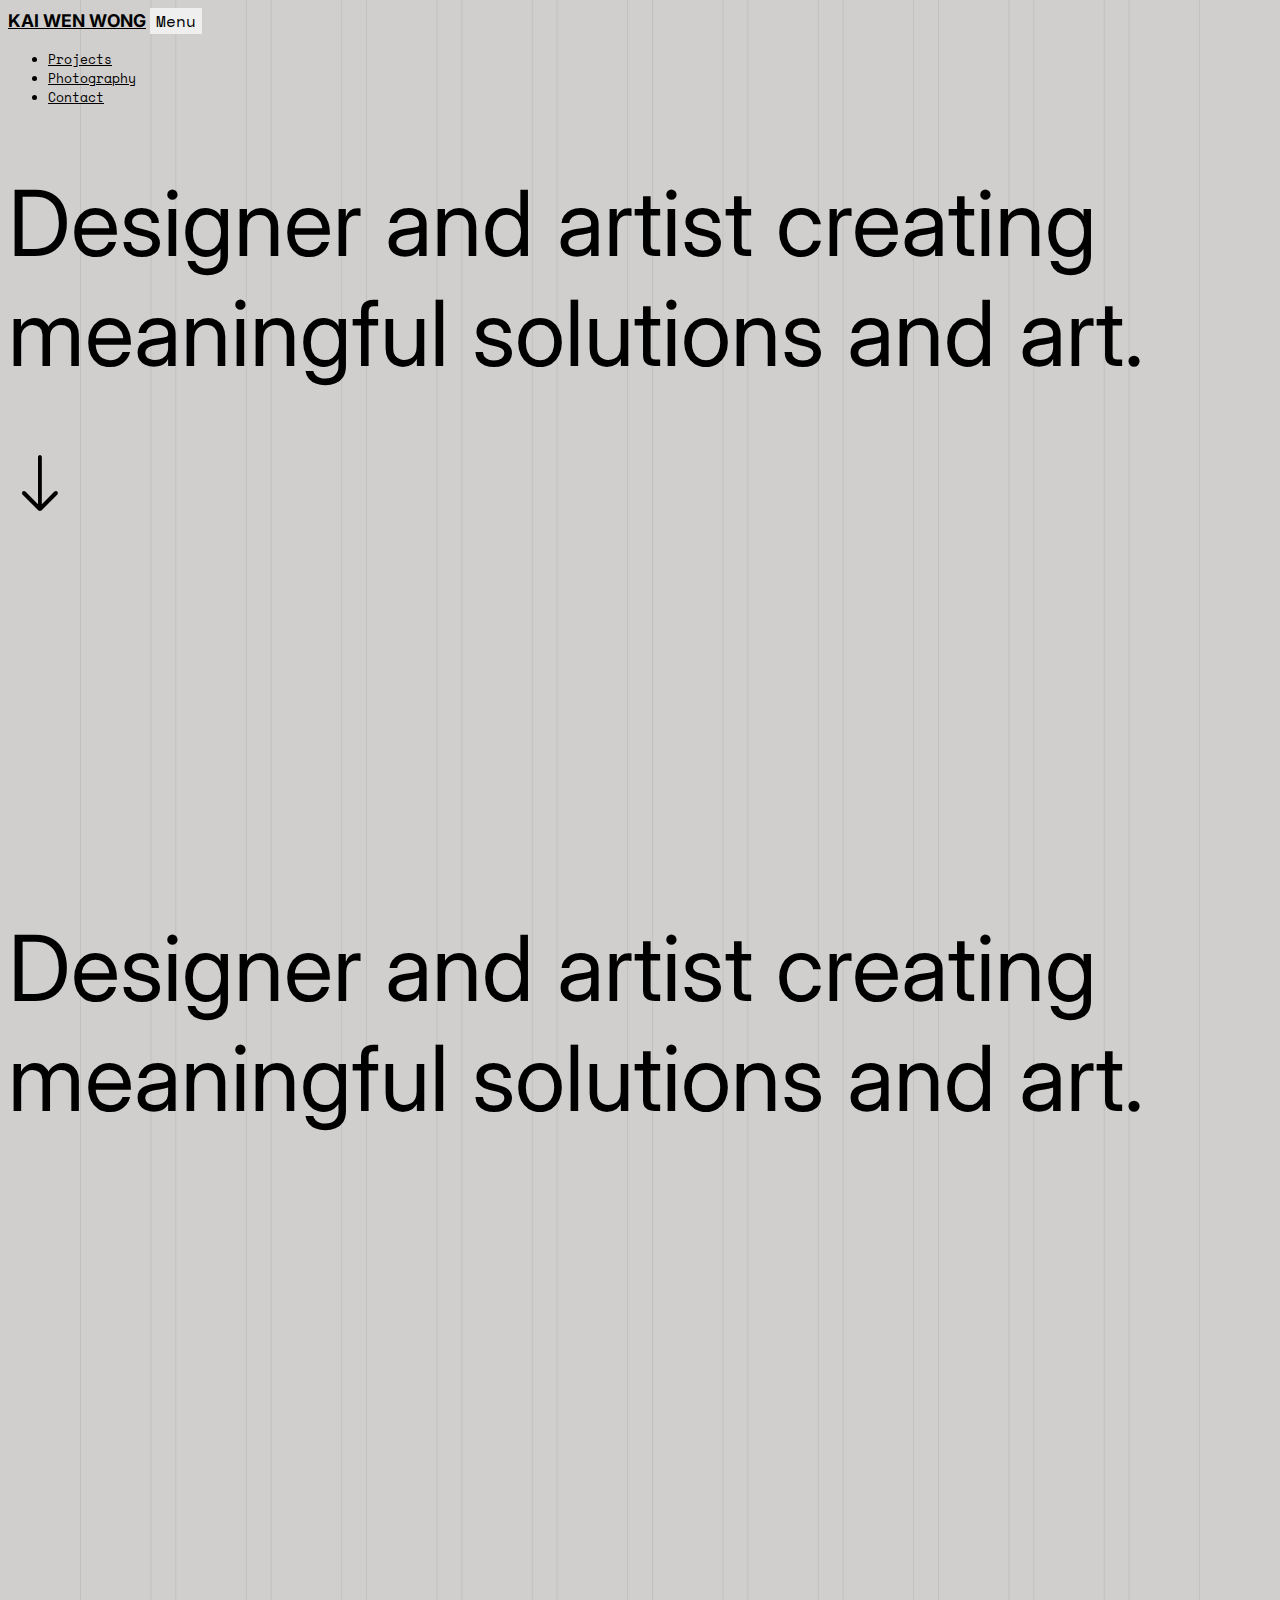
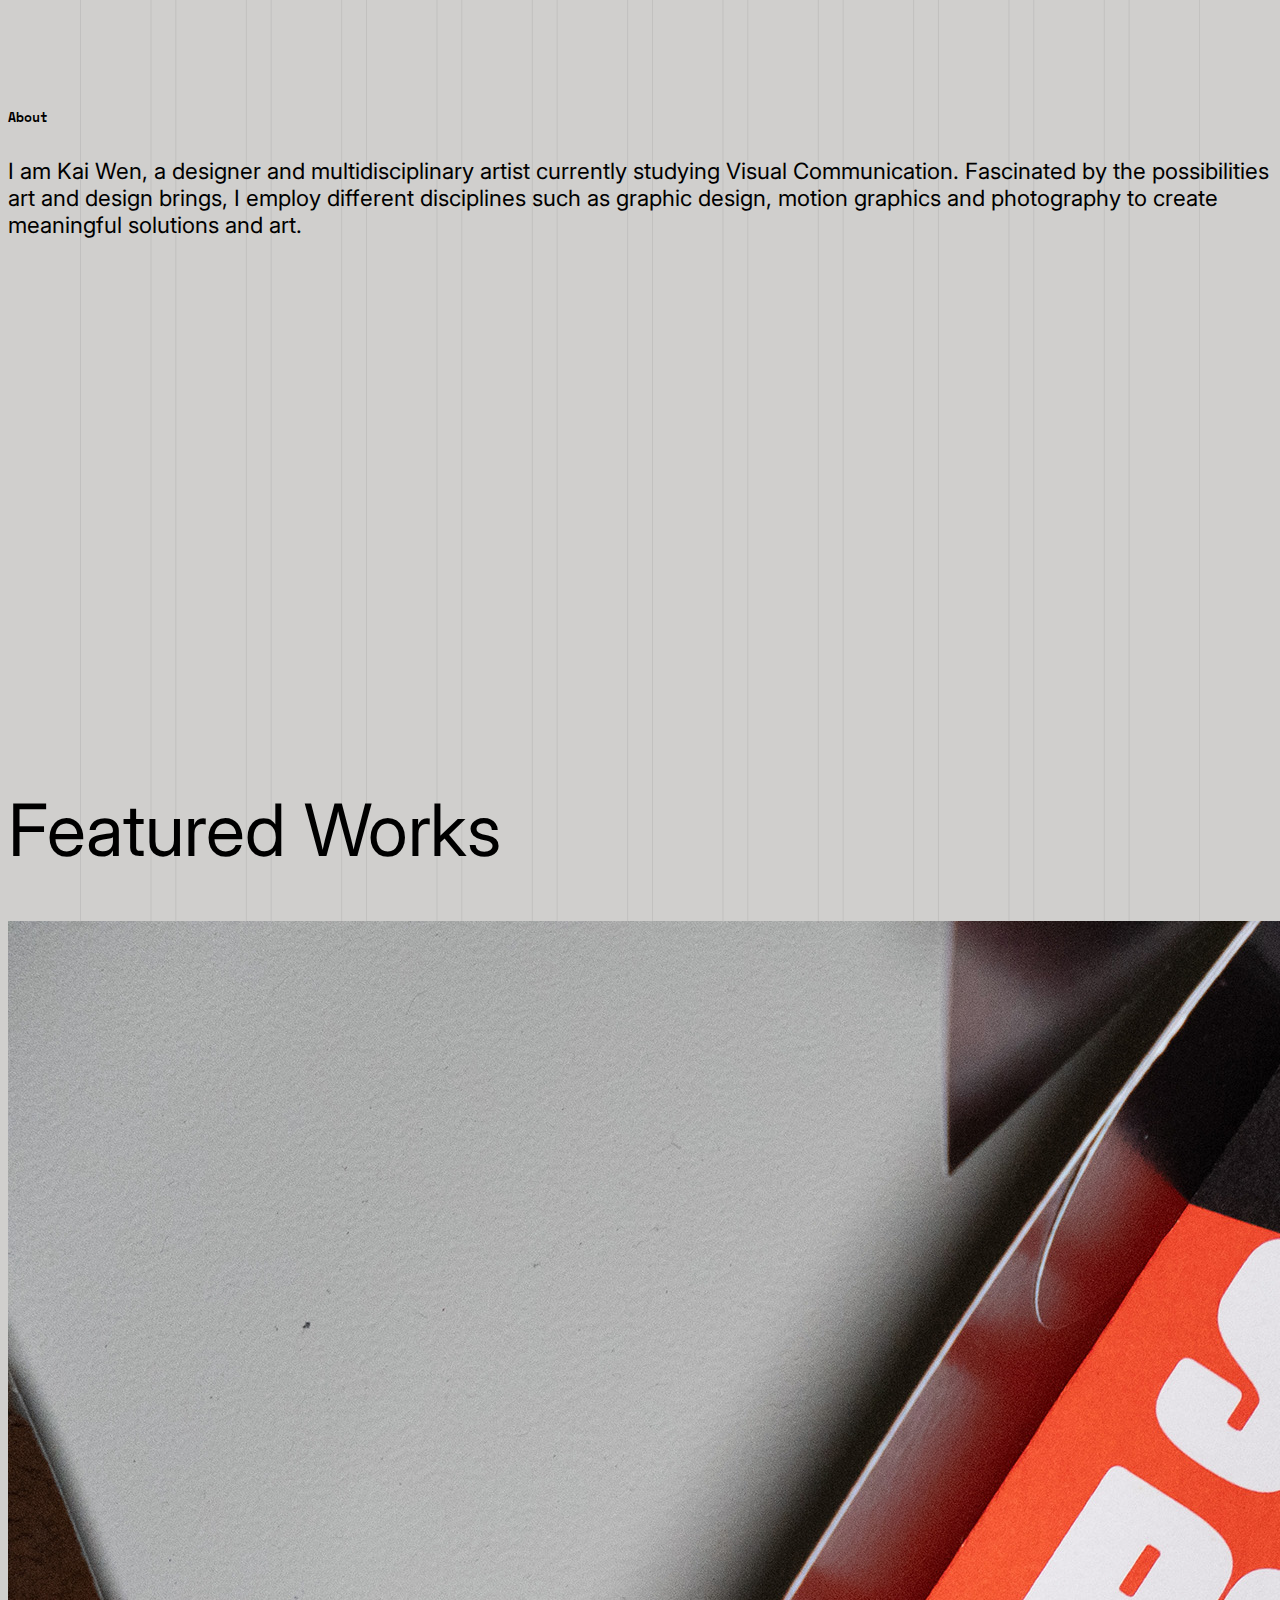
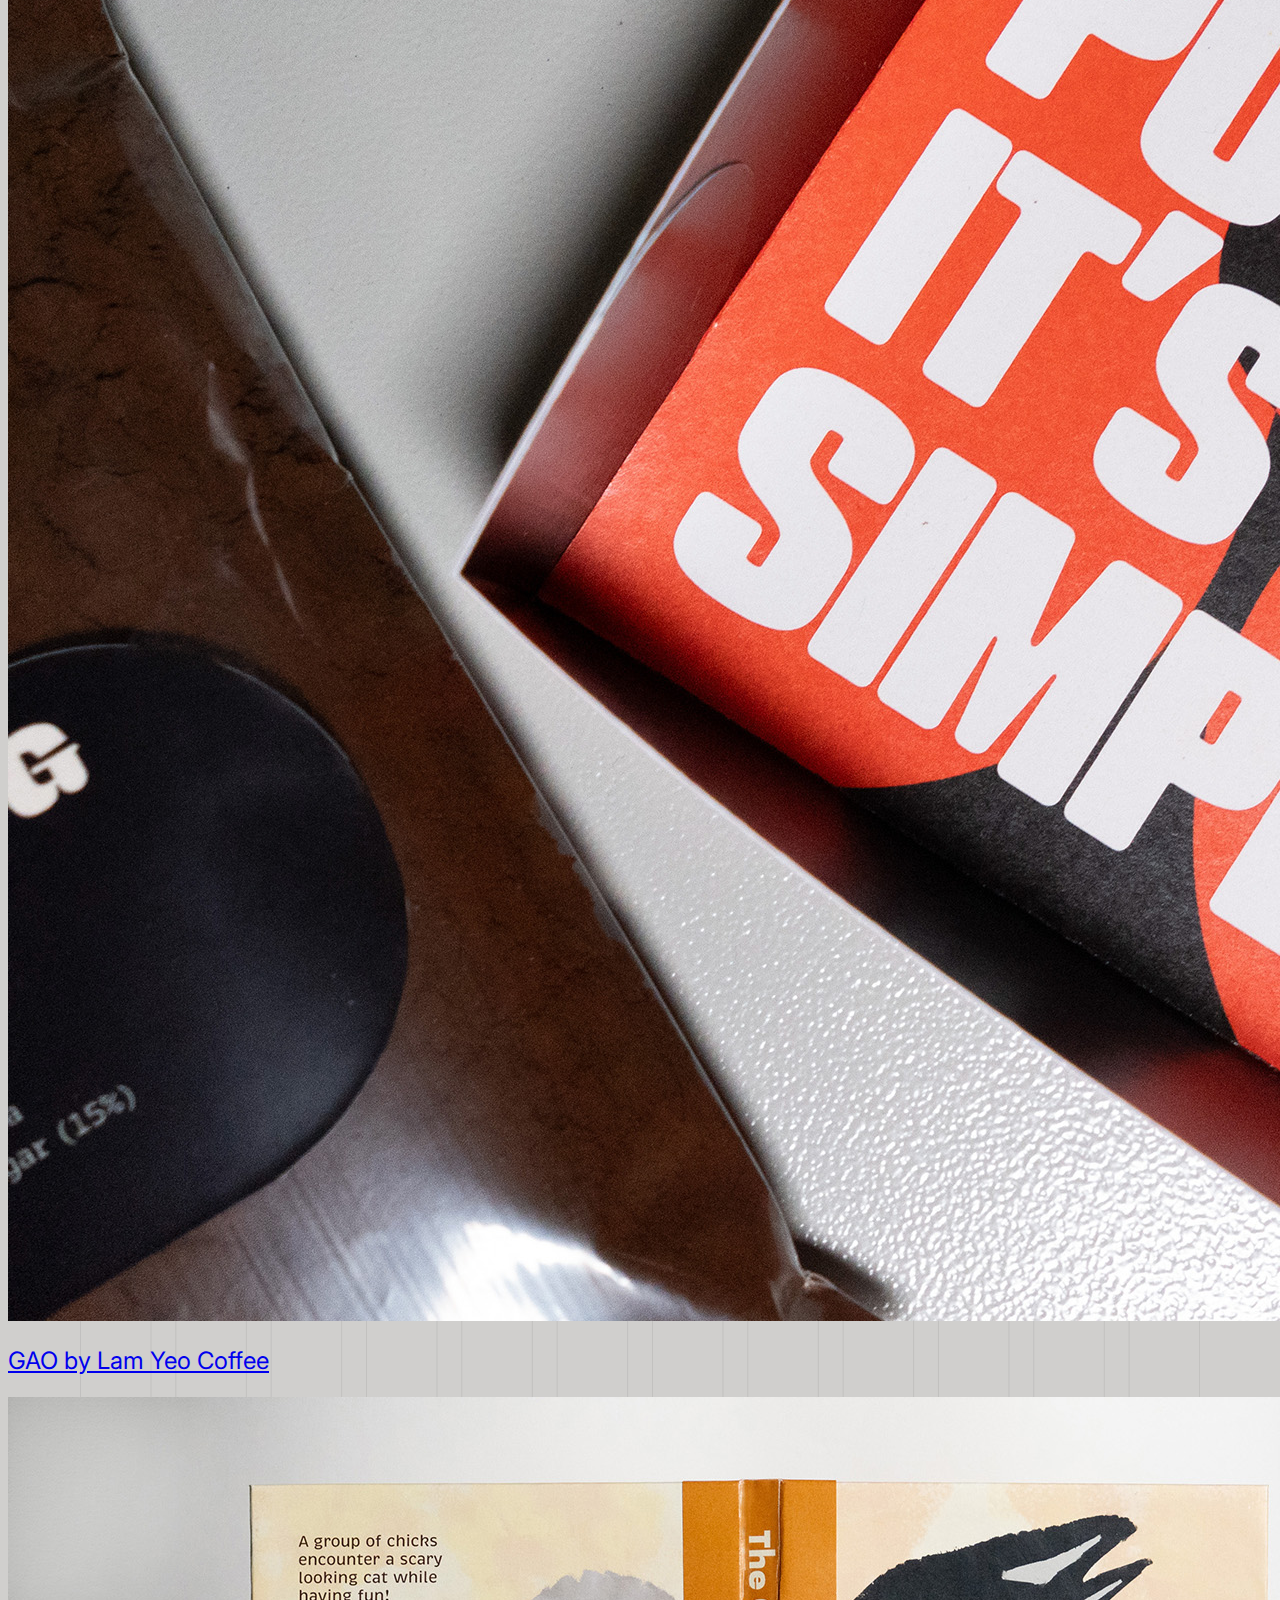
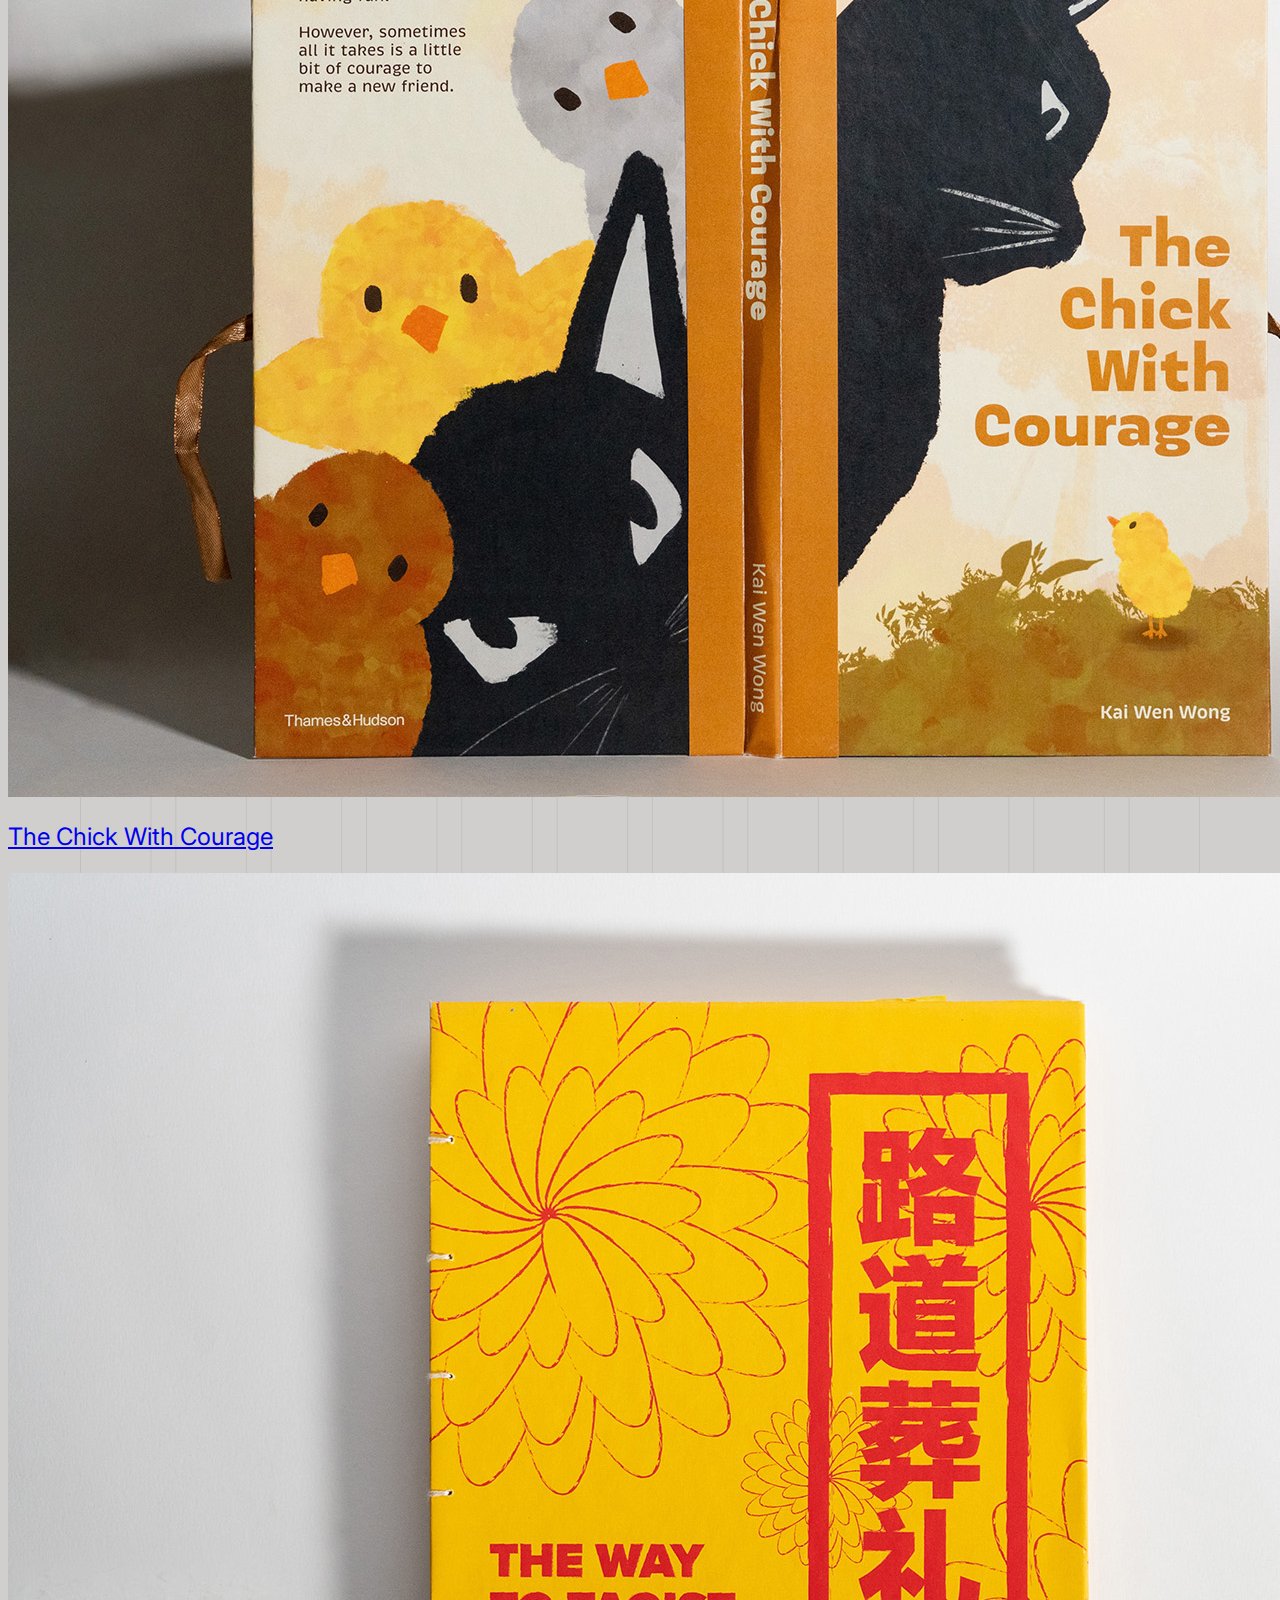
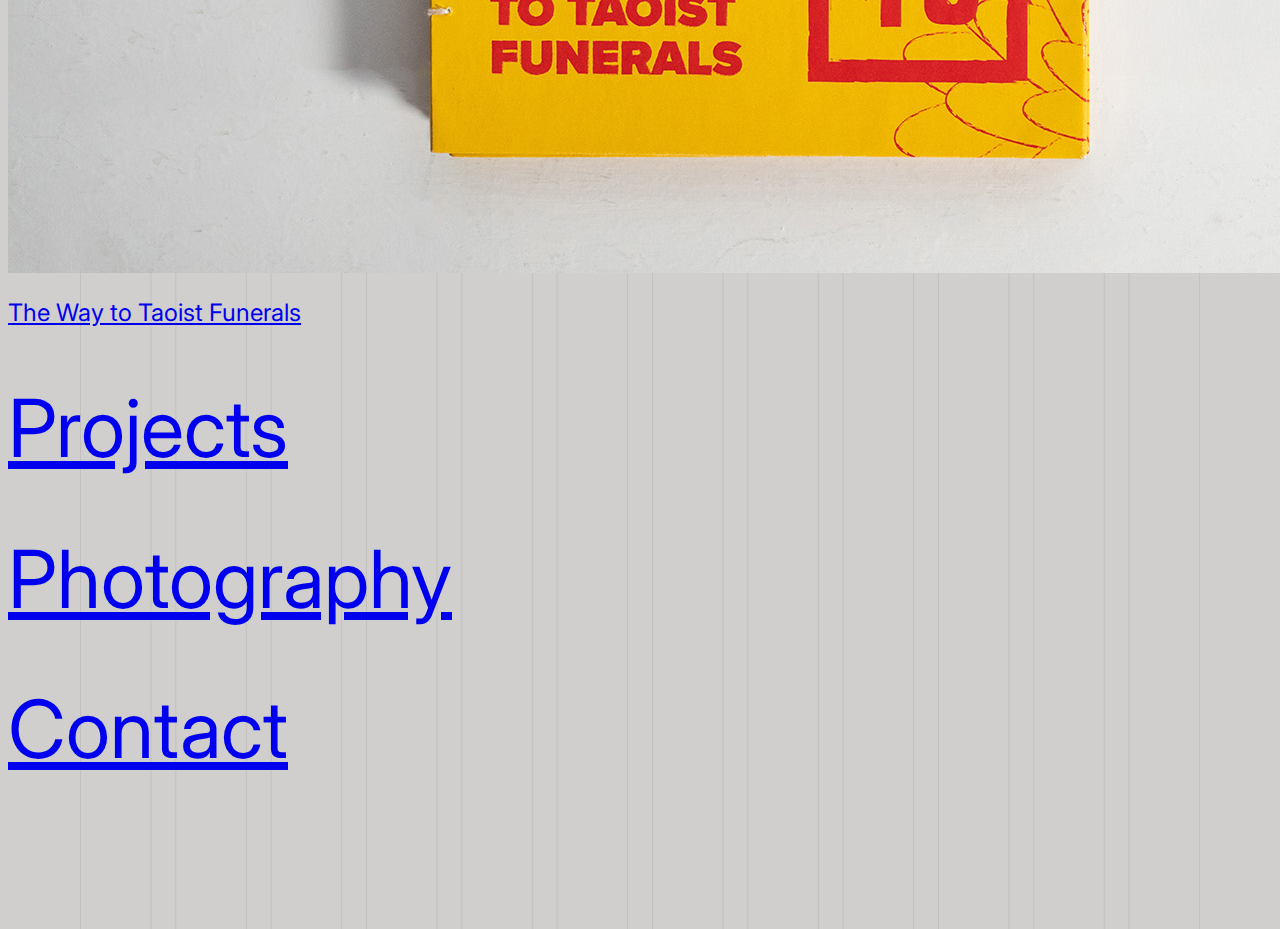
<file: index.html>
<!doctype html>
<html lang="en">
  <head>
    <meta charset="utf-8">
    <meta name="viewport" content="width=device-width, initial-scale=1">
    <title>Kai Wen Wong</title>
    <link href="https://cdn.jsdelivr.net/npm/bootstrap@5.3.8/dist/css/bootstrap.min.css" rel="stylesheet" integrity="sha384-sRIl4kxILFvY47J16cr9ZwB07vP4J8+LH7qKQnuqkuIAvNWLzeN8tE5YBujZqJLB" crossorigin="anonymous">
    <link rel="stylesheet" href="https://cdn.jsdelivr.net/npm/bootstrap-icons@1.13.1/font/bootstrap-icons.min.css">
    <link href="css/stylesheet.css" rel="stylesheet">
  </head>

  <body class="homepage">
    <nav class="navbar sticky-top navbar-expand-md">
      <div class="container my-4">
        <a class="navbar-brand" href="#">KAI WEN WONG</a>
        <button class="navbar-toggler" type="button" data-bs-toggle="collapse" data-bs-target="#navbarNav" aria-controls="navbarNav" aria-expanded="false" aria-label="Toggle navigation">
          <div id="nav-icon">
            <span class="toggler">Menu</span>
          </div>
        </button>

        <div class="collapse navbar-collapse justify-content-end gap-2" id="navbarNav">
          <ul class="navbar-nav gap-4">
            <li class="nav-item"><a class="nav-link" href="projects.html">Projects</a></li>
            <li class="nav-item"><a class="nav-link" href="photography.html">Photography</a></li>
            <li class="nav-item"><a class="nav-link" href="contact.html">Contact</a></li>
          </ul>
          
        </div> <!-- .collapse navbar-collapse -->
      </div> <!-- .container my-3 -->
    </nav>

    <div class="container">
      <div class="row introlg d-none d-lg-flex mt-4">
        <div class="col-lg-10 align-self-end">
          <header>
            <h1 lang="de" class="text-uppercase lh-1">Designer and artist creating meaningful solutions and&nbsp;art.</h1>
          </header>
        </div>

        <div class="col-lg-1 offset-lg-1 arrow align-self-end ms-auto">
          <i class="bi bi-arrow-down"></i>
        </div>
      </div> <!-- .row -->
      

      <div class="row introsm d-flex d-lg-none">
        <div class="col-12 align-self-end">
          <header>
            <h1 class="text-uppercase lh-1">Designer and artist creating meaningful solutions and&nbsp;art.</h1>
          </header>
        </div>
      </div>

      <div class="row mt-5 about">
        <div class="col-12 col-md-10 offset-md-2 col-lg-8 offset-lg-4 align-self-center">
          <main>
            <h6>About</h6>
            <p class="lh-sm" id="about">I am Kai Wen, a designer and multidisciplinary artist currently studying Visual Communication. Fascinated by the possibilities art and design brings, I employ different disciplines such as graphic design, motion graphics and photography to create meaningful solutions and art.</p>
          </main>
        </div>
      </div>

      <div class="row my-3">
        <div class="col-12 col-lg-8 ">
          <section>
            <h1 class="text-uppercase lh-1">Featured Works</h1>
          </section>
        </div>
      </div> <!-- .row -->

      <div class="row mb-5 feature">
        <div class="col-12 col-lg-4 my-3">
          <section>
            <a class="nav-link" href="projects/gao.html">
              <img src="images/gao/KWW02078_web.jpg" class="img-fluid" alt="GAO">
              <h3 class="mt-3">GAO by Lam Yeo Coffee</h3>
            </a>
          </section>
        </div>

        <div class="col-12 col-lg-4 my-3">
          <section>
            <a class="nav-link" href="projects/chick.html">
              <img src="images/chick/chickcover.jpg" class="img-fluid" alt="The Chick With Courage">
              <h3 class="mt-3">The Chick With Courage</h3>
            </a>
          </section>
        </div>

        <div class="col-12 col-lg-4 mt-3 mb-5">
          <section>
            <a class="nav-link" href="projects/taoist.html">
              <img src="images/taoist/taoistcover.jpg" class="img-fluid" alt="GAO">
              <h3 class="mt-3">The Way to Taoist Funerals</h3>
            </a>
          </section>
        </div>
      </div> <!-- .row -->

      <div class="row my-5 pagelink">
        <div class="col-12 col-lg-8 offset-lg-4 mt-5">
          <section>
            <a class="nav-link" href="projects.html">
              <h1 class="text-uppercase">Projects</h1>
            </a>
          </section>
        </div>

        <div class="col-12 col-lg-8 offset-lg-4 my-4 my-md-5">
          <section>
            <a class="nav-link" href="photography.html">
              <h1 class="text-uppercase">Photography</h1>
            </a>
          </section>
        </div>

        <div class="col-12 col-lg-8 offset-lg-4">
          <section>
            <a class="nav-link" href="contact.html">
              <h1 class="text-uppercase">Contact</h1>
            </a>
          </section>
        </div>
      </div> <!-- .row -->

      <div class="row">
        <footer></footer>
      </div>

    </div>

    <script src="https://cdn.jsdelivr.net/npm/bootstrap@5.3.8/dist/js/bootstrap.bundle.min.js" integrity="sha384-FKyoEForCGlyvwx9Hj09JcYn3nv7wiPVlz7YYwJrWVcXK/BmnVDxM+D2scQbITxI" crossorigin="anonymous"></script>
    <script src="../js/javascript.js"></script>
  </body>

</html>
</file>
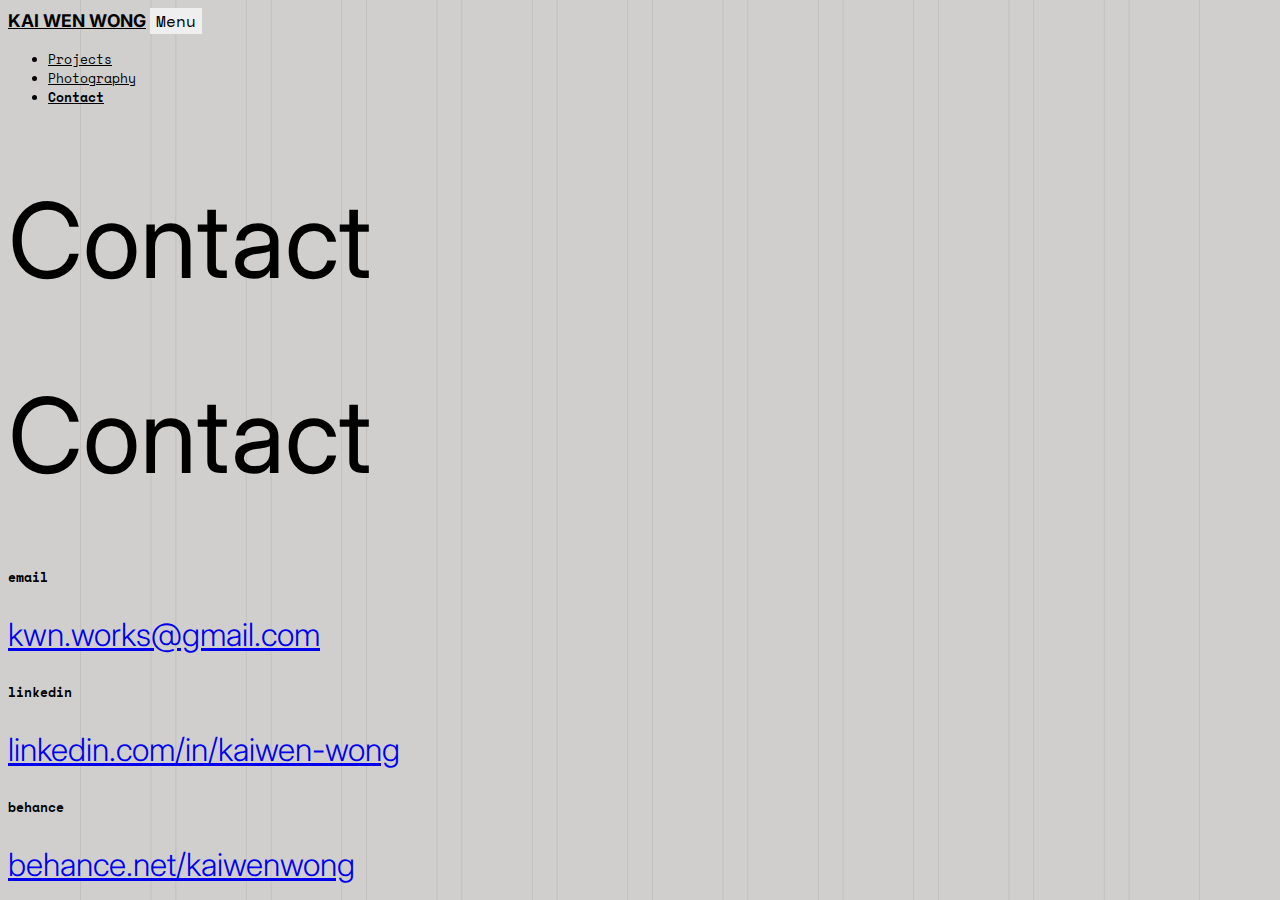
<file: contact.html>
<!doctype html>
<html lang="en">
  <head>
    <meta charset="utf-8">
    <meta name="viewport" content="width=device-width, initial-scale=1">
    <title>Bootstrap demo</title>
    <link href="https://cdn.jsdelivr.net/npm/bootstrap@5.3.8/dist/css/bootstrap.min.css" rel="stylesheet" integrity="sha384-sRIl4kxILFvY47J16cr9ZwB07vP4J8+LH7qKQnuqkuIAvNWLzeN8tE5YBujZqJLB" crossorigin="anonymous">
    <link rel="stylesheet" href="https://cdn.jsdelivr.net/npm/bootstrap-icons@1.13.1/font/bootstrap-icons.min.css">
    <link href="css/stylesheet.css" rel="stylesheet">
  </head>

  <body class="contact">
    <nav class="navbar navbar-expand-md">
      <div class="container my-4">
        <a class="navbar-brand" href="index.html">KAI WEN WONG</a>
        <button class="navbar-toggler" type="button" data-bs-toggle="collapse" data-bs-target="#navbarNav" aria-controls="navbarNav" aria-expanded="false" aria-label="Toggle navigation">
          <div id="nav-icon">
            <span class="toggler">Menu</span>
          </div>
        </button>

        <div class="collapse navbar-collapse justify-content-end gap-2" id="navbarNav">
          <ul class="navbar-nav gap-4">
            <li class="nav-item"><a class="nav-link" href="projects.html">Projects</a></li>
            <li class="nav-item"><a class="nav-link" href="photography.html">Photography</a></li>
            <li class="nav-item"><a class="nav-link current" href="#">Contact</a></li>
          </ul>
          
        </div> <!-- .collapse navbar-collapse -->
      </div> <!-- .container my-3 -->
    </nav>

    <div class="container mt-4">
      <div class="row contactinfo">
        <div class="col-lg-6 align-self-lg-end d-none d-lg-flex">
          <header>
            <h1 class="text-uppercase lh-1">Contact</h1>
          </header>
        </div>

        <div class="col-12 col-lg-6 align-self-lg-center align-self-end mb-lg-5">
          <header class="d-flex d-lg-none">
            <h1 class="text-uppercase lh-1">Contact</h1>
          </header>

          <section class="my-4">
            <h6>email</h6>
            <a href="mailto:kwn.works@gmail.com" class="nav-link">
              <h3>kwn.works@gmail.com</h3>
            </a>
          </section>

          <section class="my-4">
            <h6>linkedin</h6>
            <a href="https://www.linkedin.com/in/kaiwen-wong/" class="nav-link" target="_blank">
              <h3>linkedin.com/in/kaiwen-wong</h3>
            </a>
          </section>
            
          <section class="mt-4">
            <h6>behance</h6>
            <a href="https://www.behance.net/kaiwenwong" class="nav-link" target="_blank">
              <h3>behance.net/kaiwenwong</h3>
            </a>
          </section>
        </div>
      </div> <!-- .row -->

    </div> <!-- .container -->

    <script src="https://cdn.jsdelivr.net/npm/bootstrap@5.3.8/dist/js/bootstrap.bundle.min.js" integrity="sha384-FKyoEForCGlyvwx9Hj09JcYn3nv7wiPVlz7YYwJrWVcXK/BmnVDxM+D2scQbITxI" crossorigin="anonymous"></script>
    <script src="../js/javascript.js"></script>
  </body>
</html>
</file>
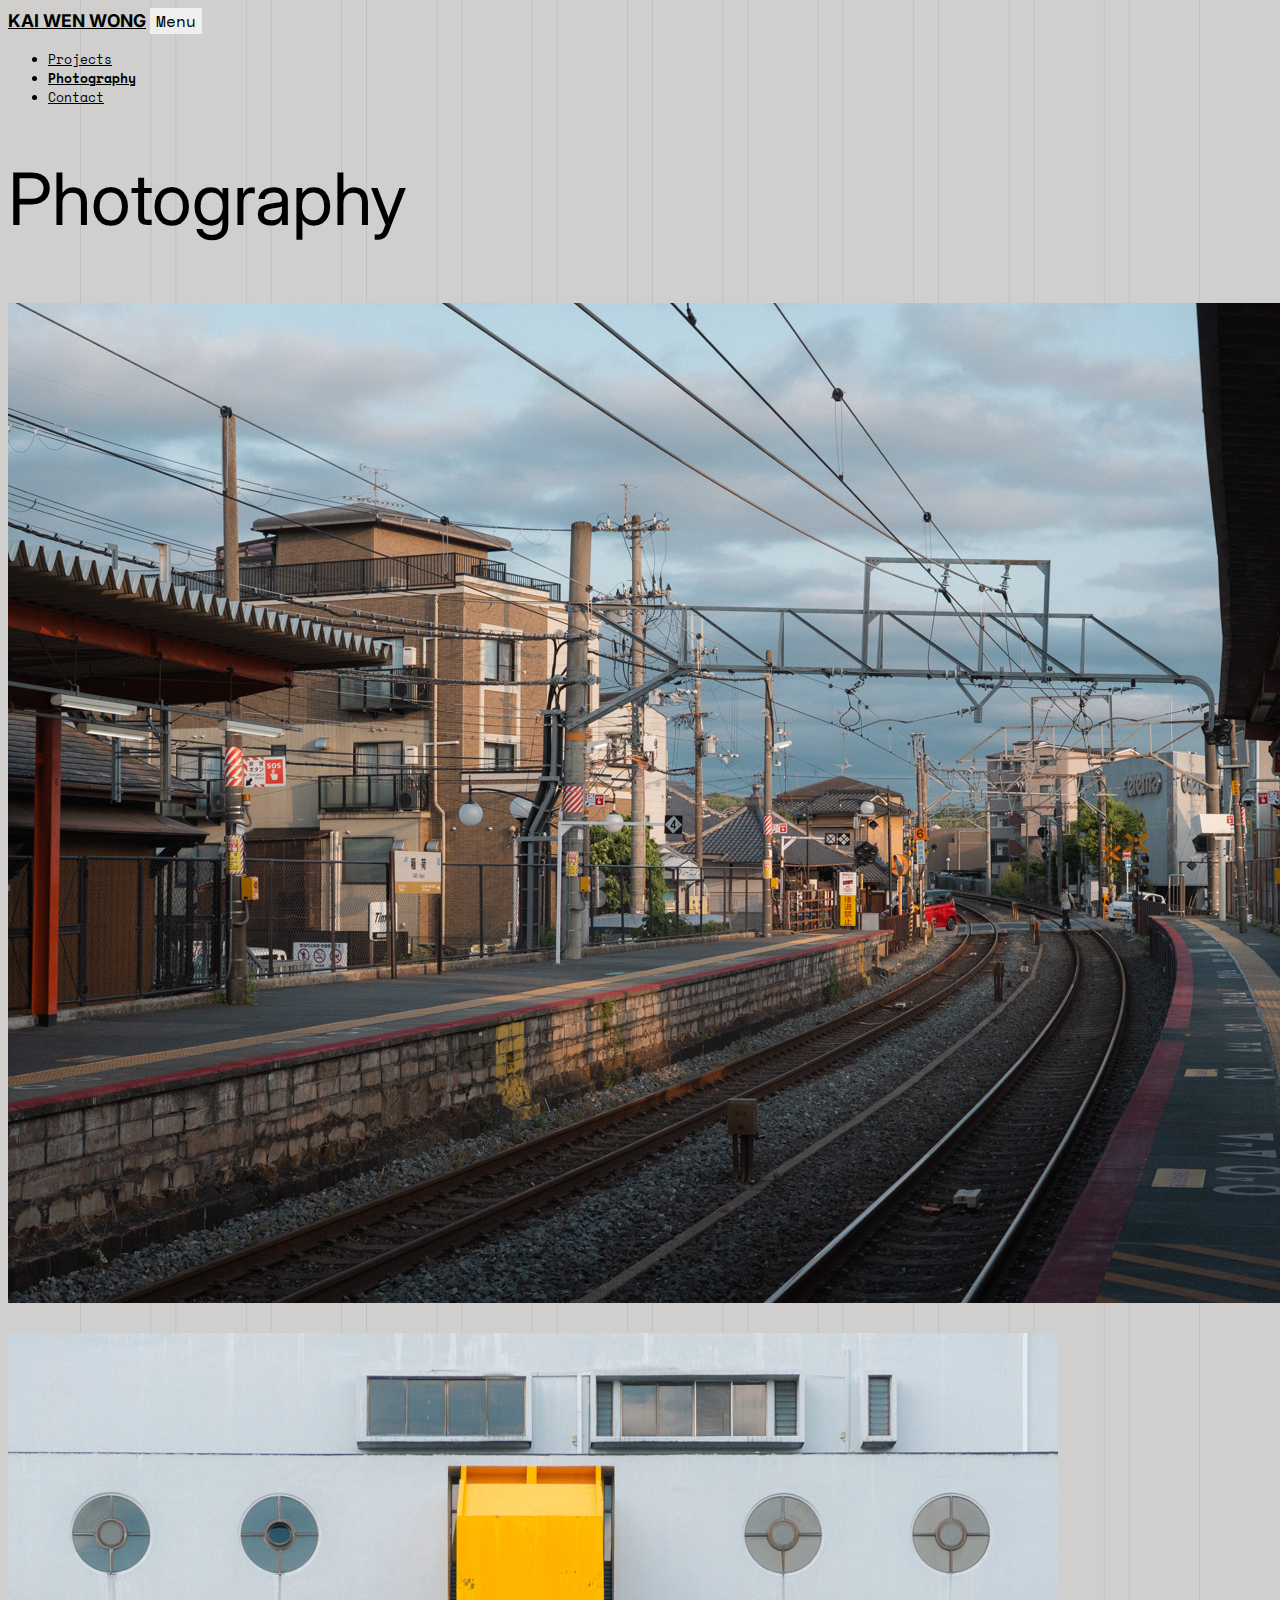
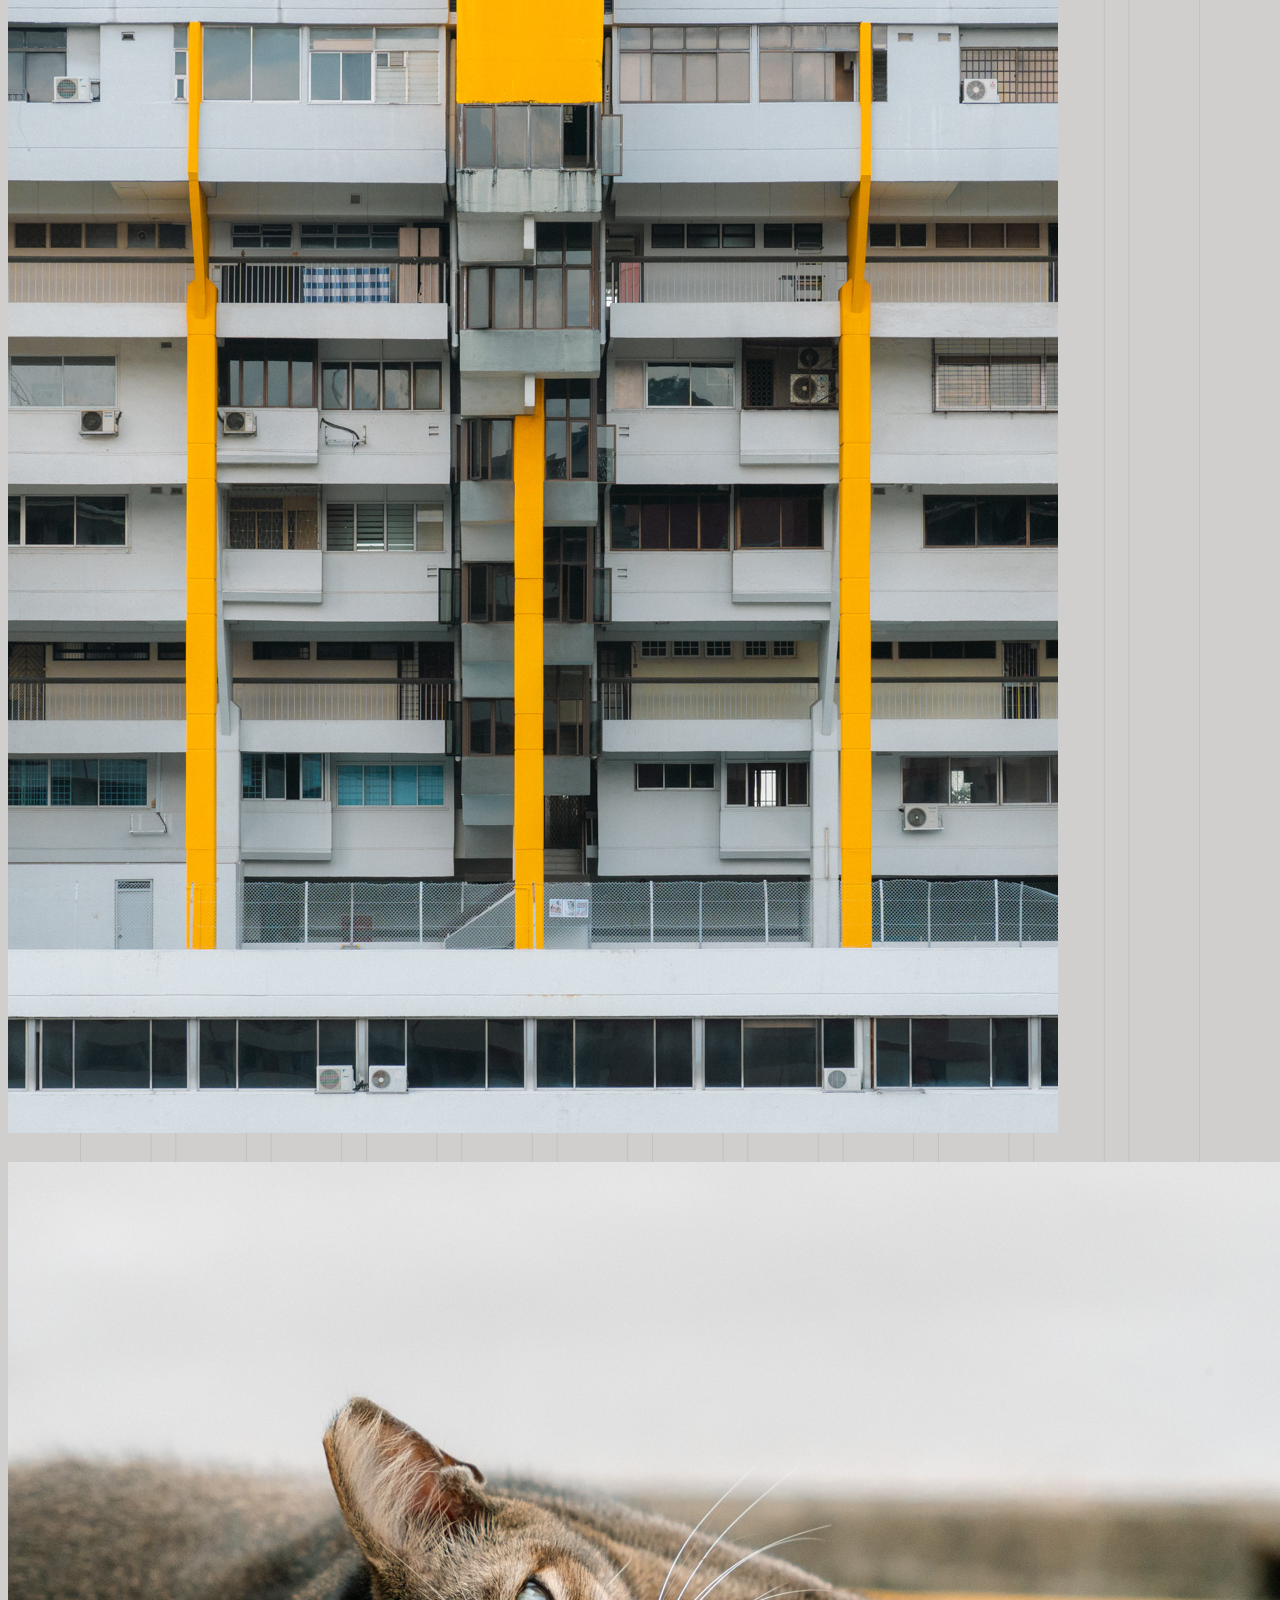
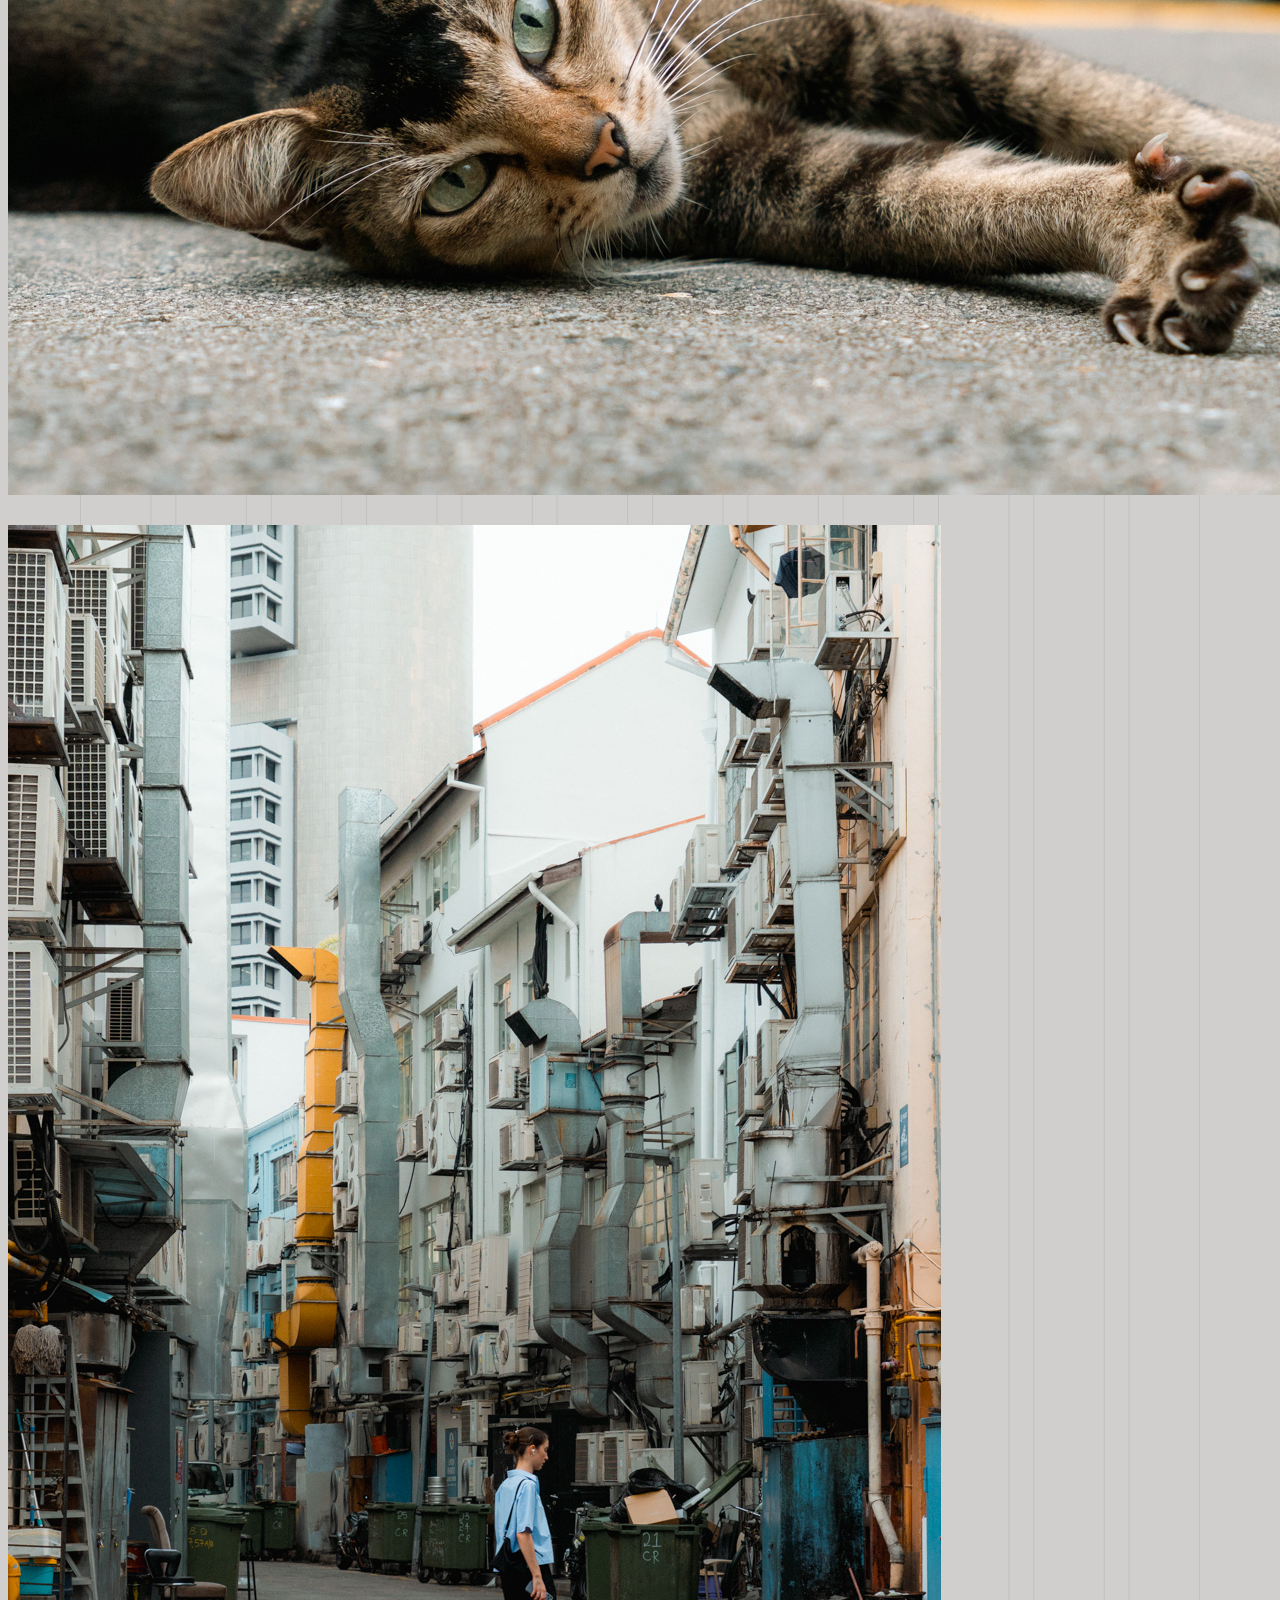
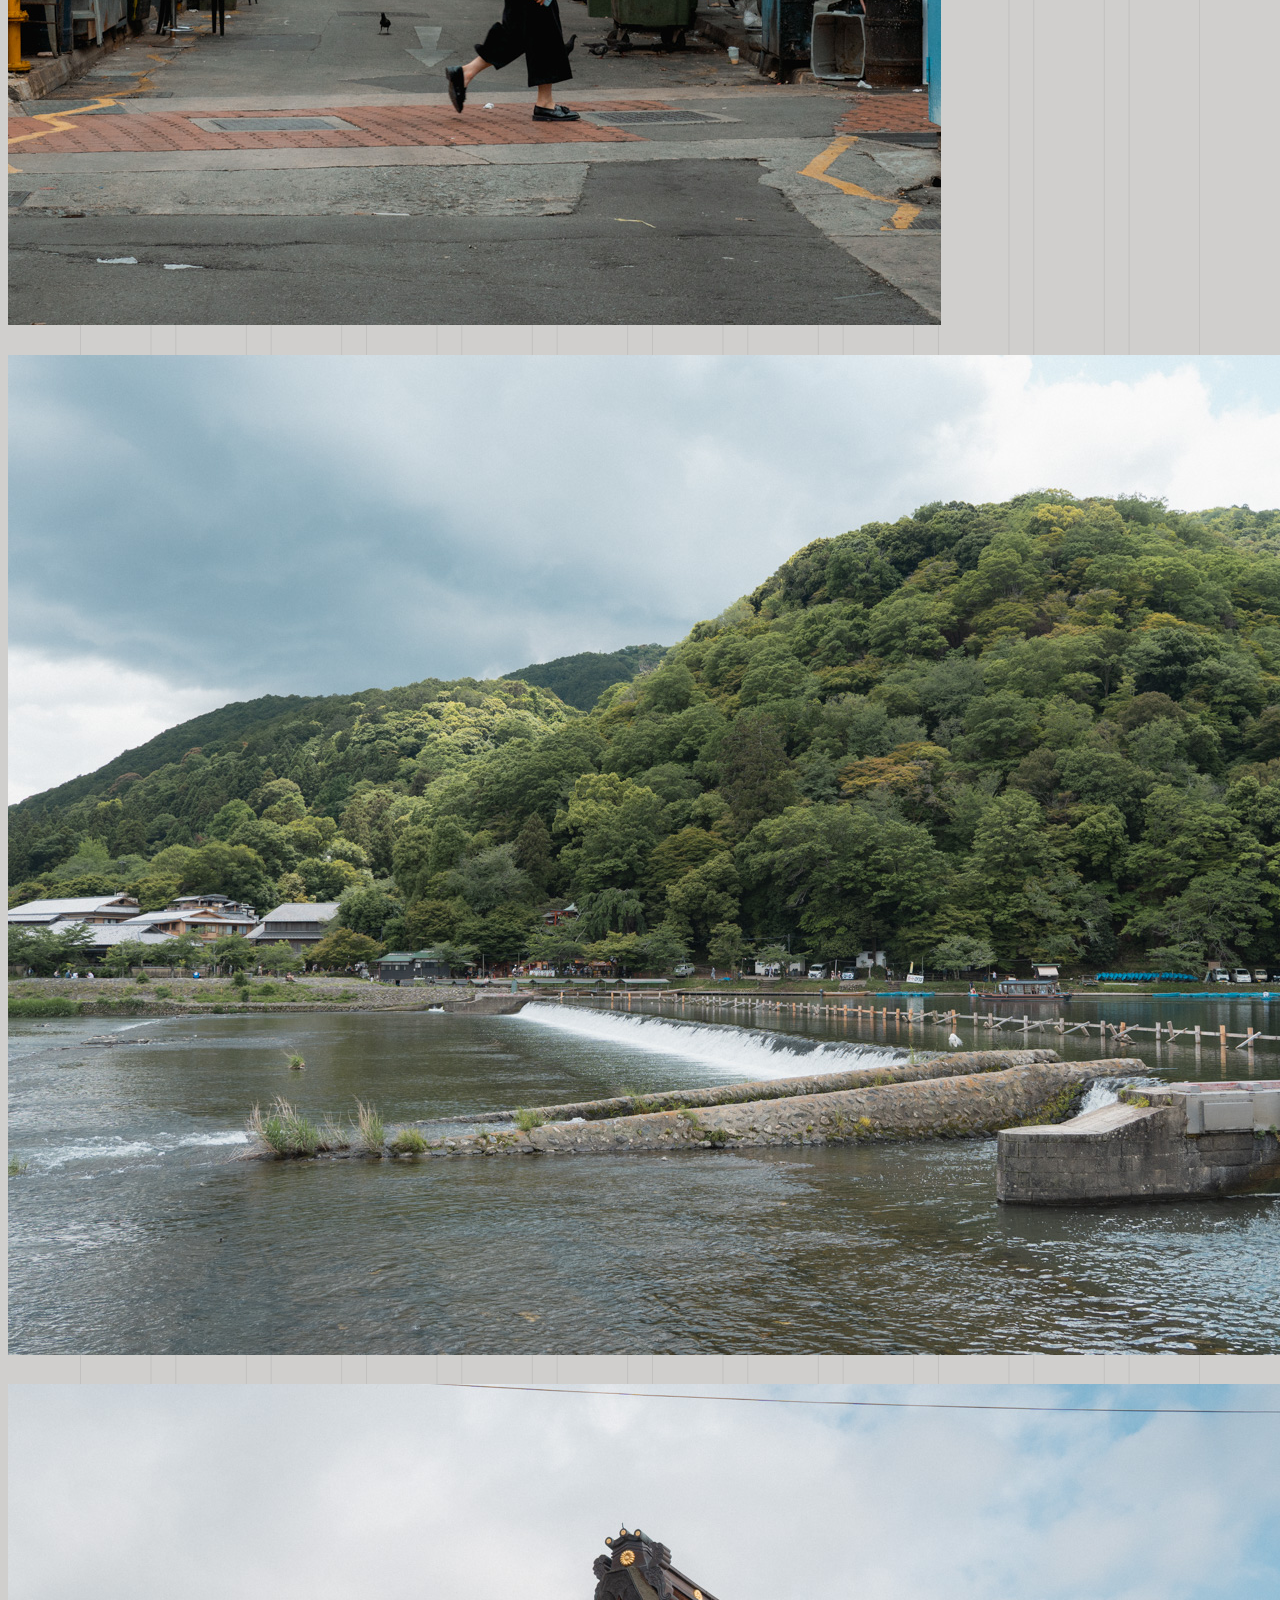
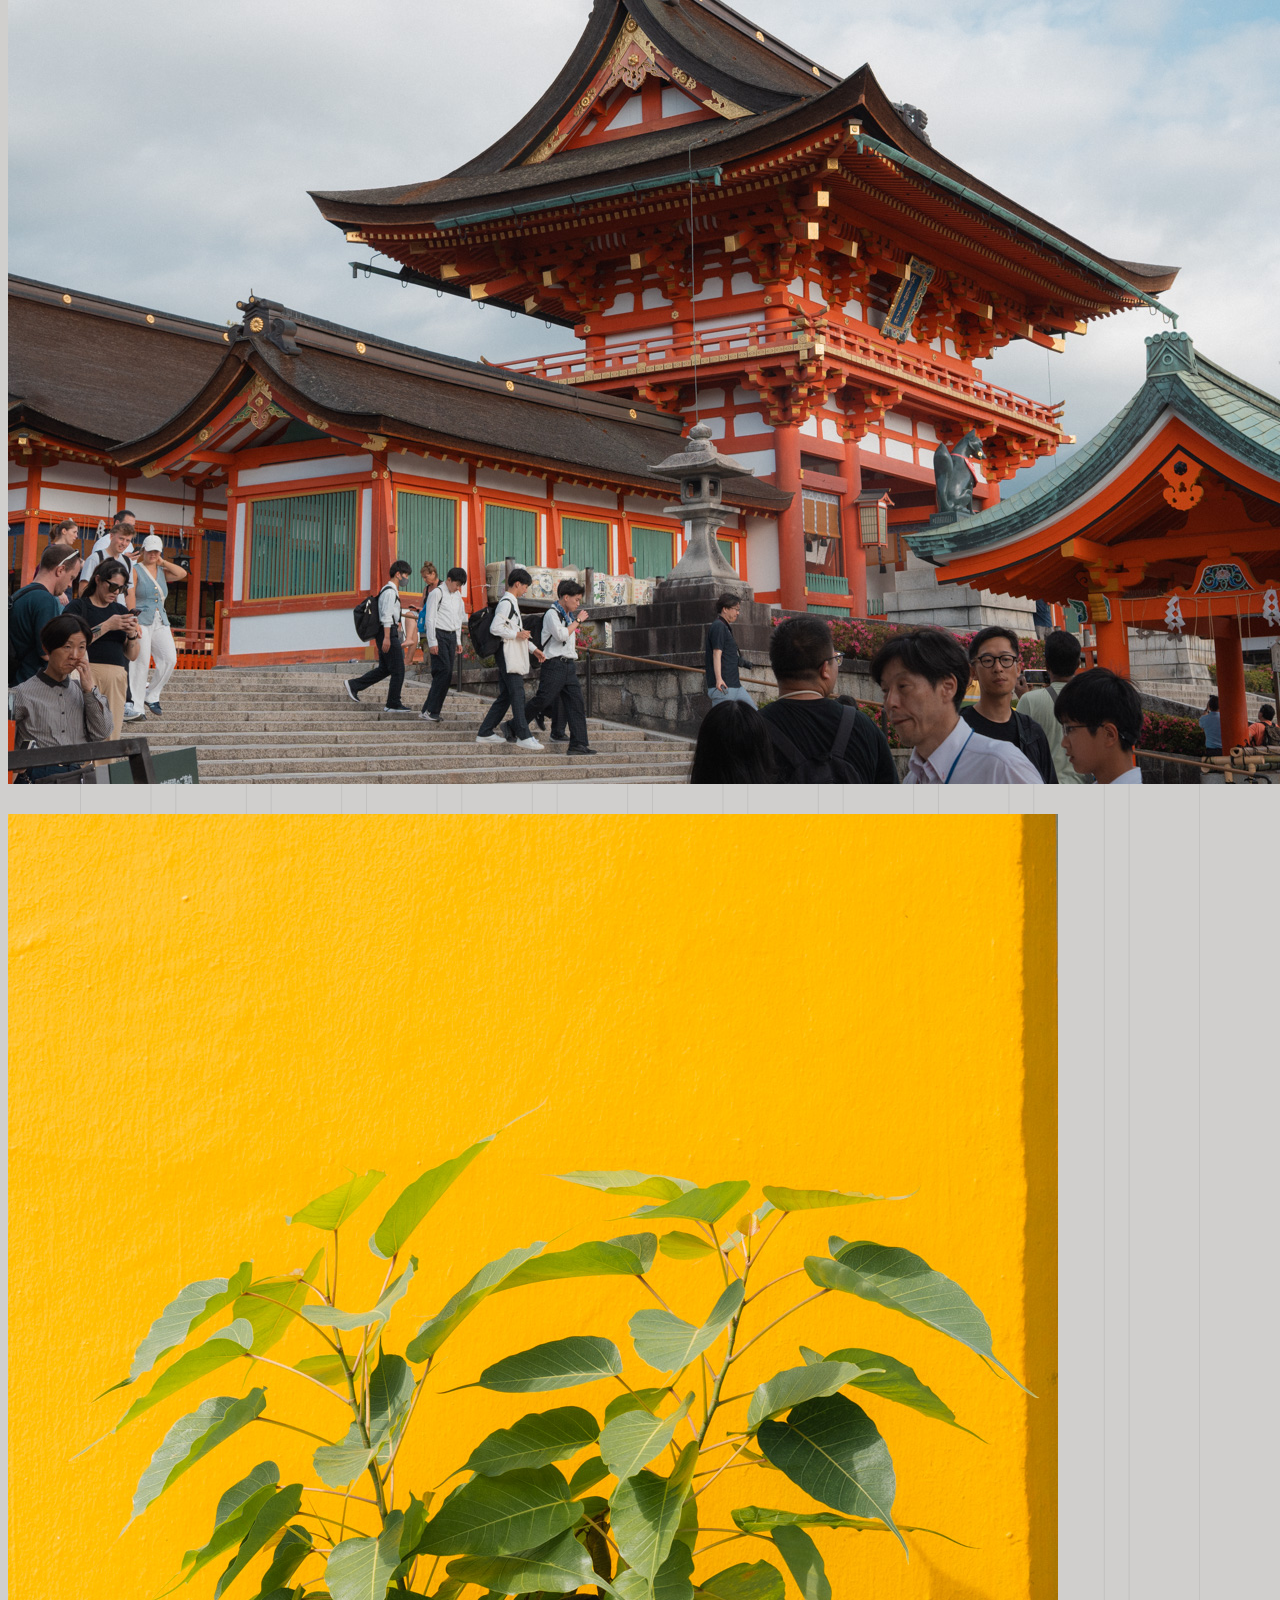
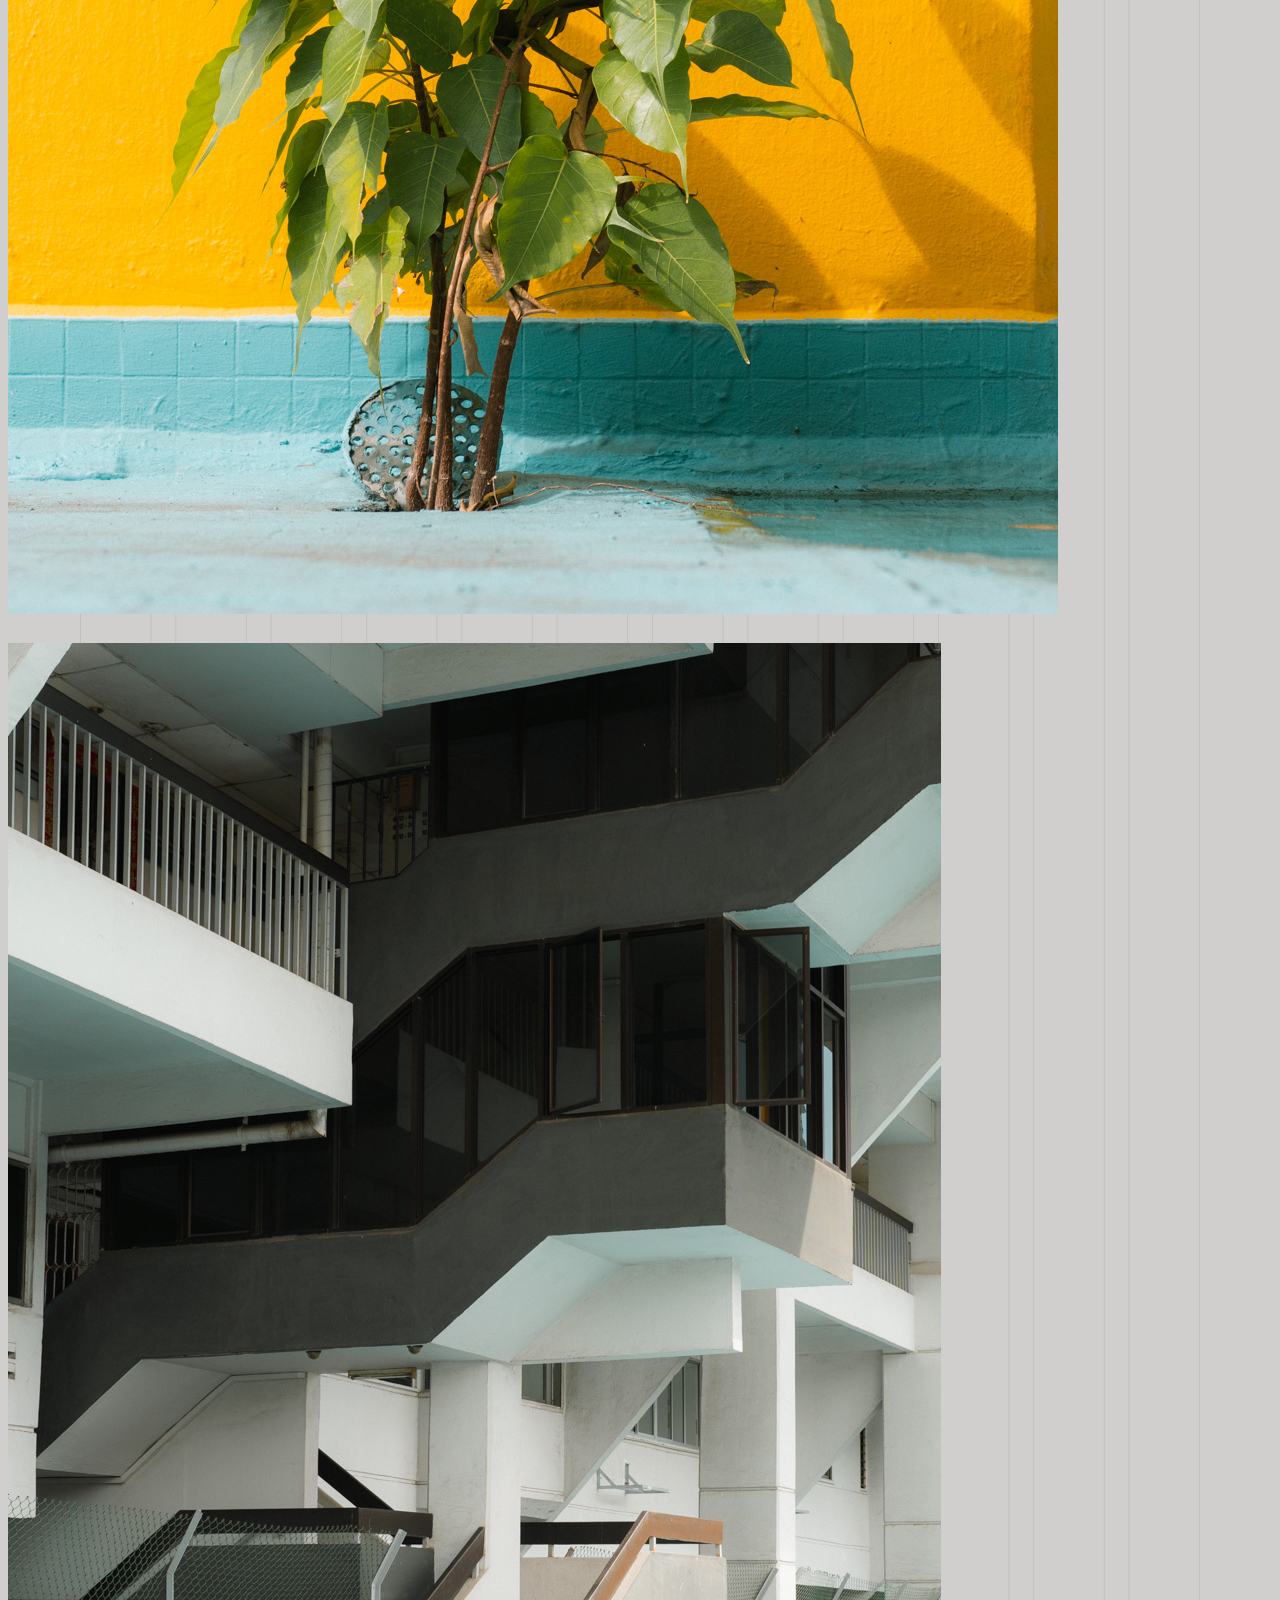
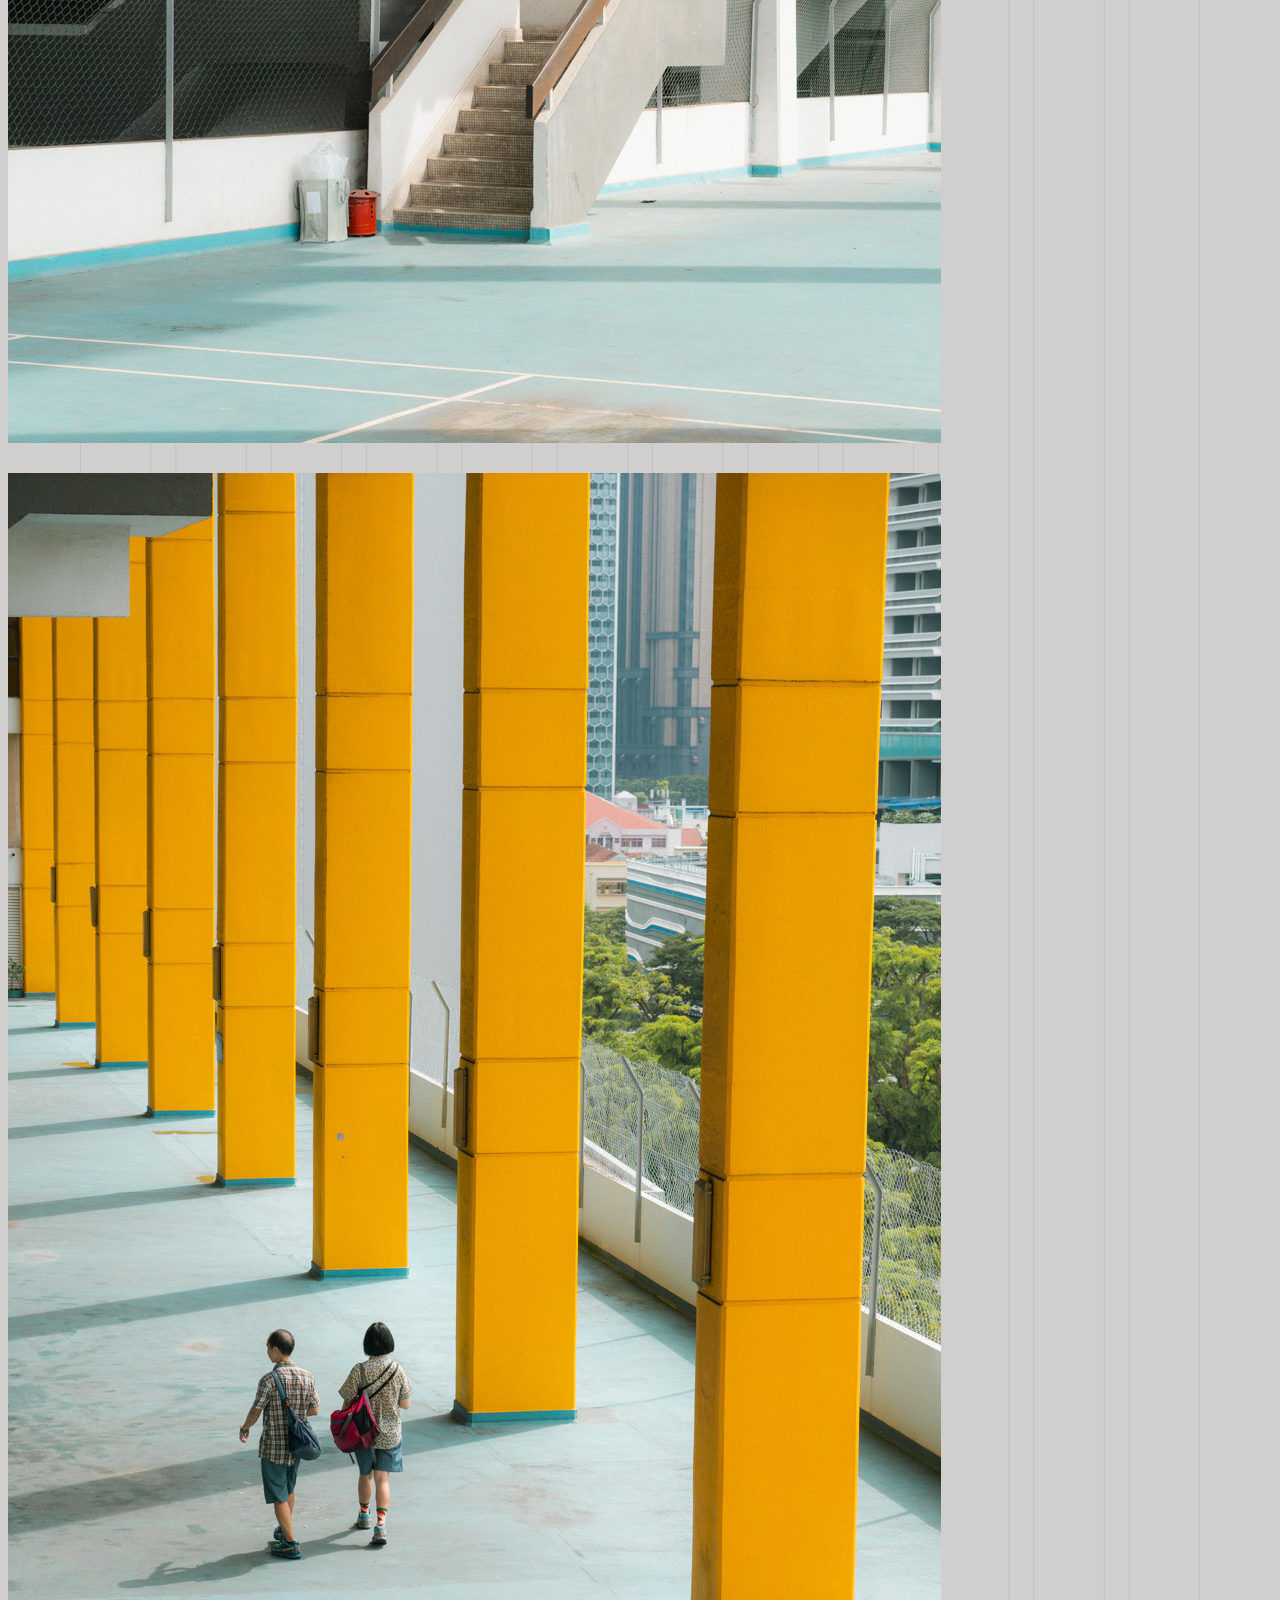
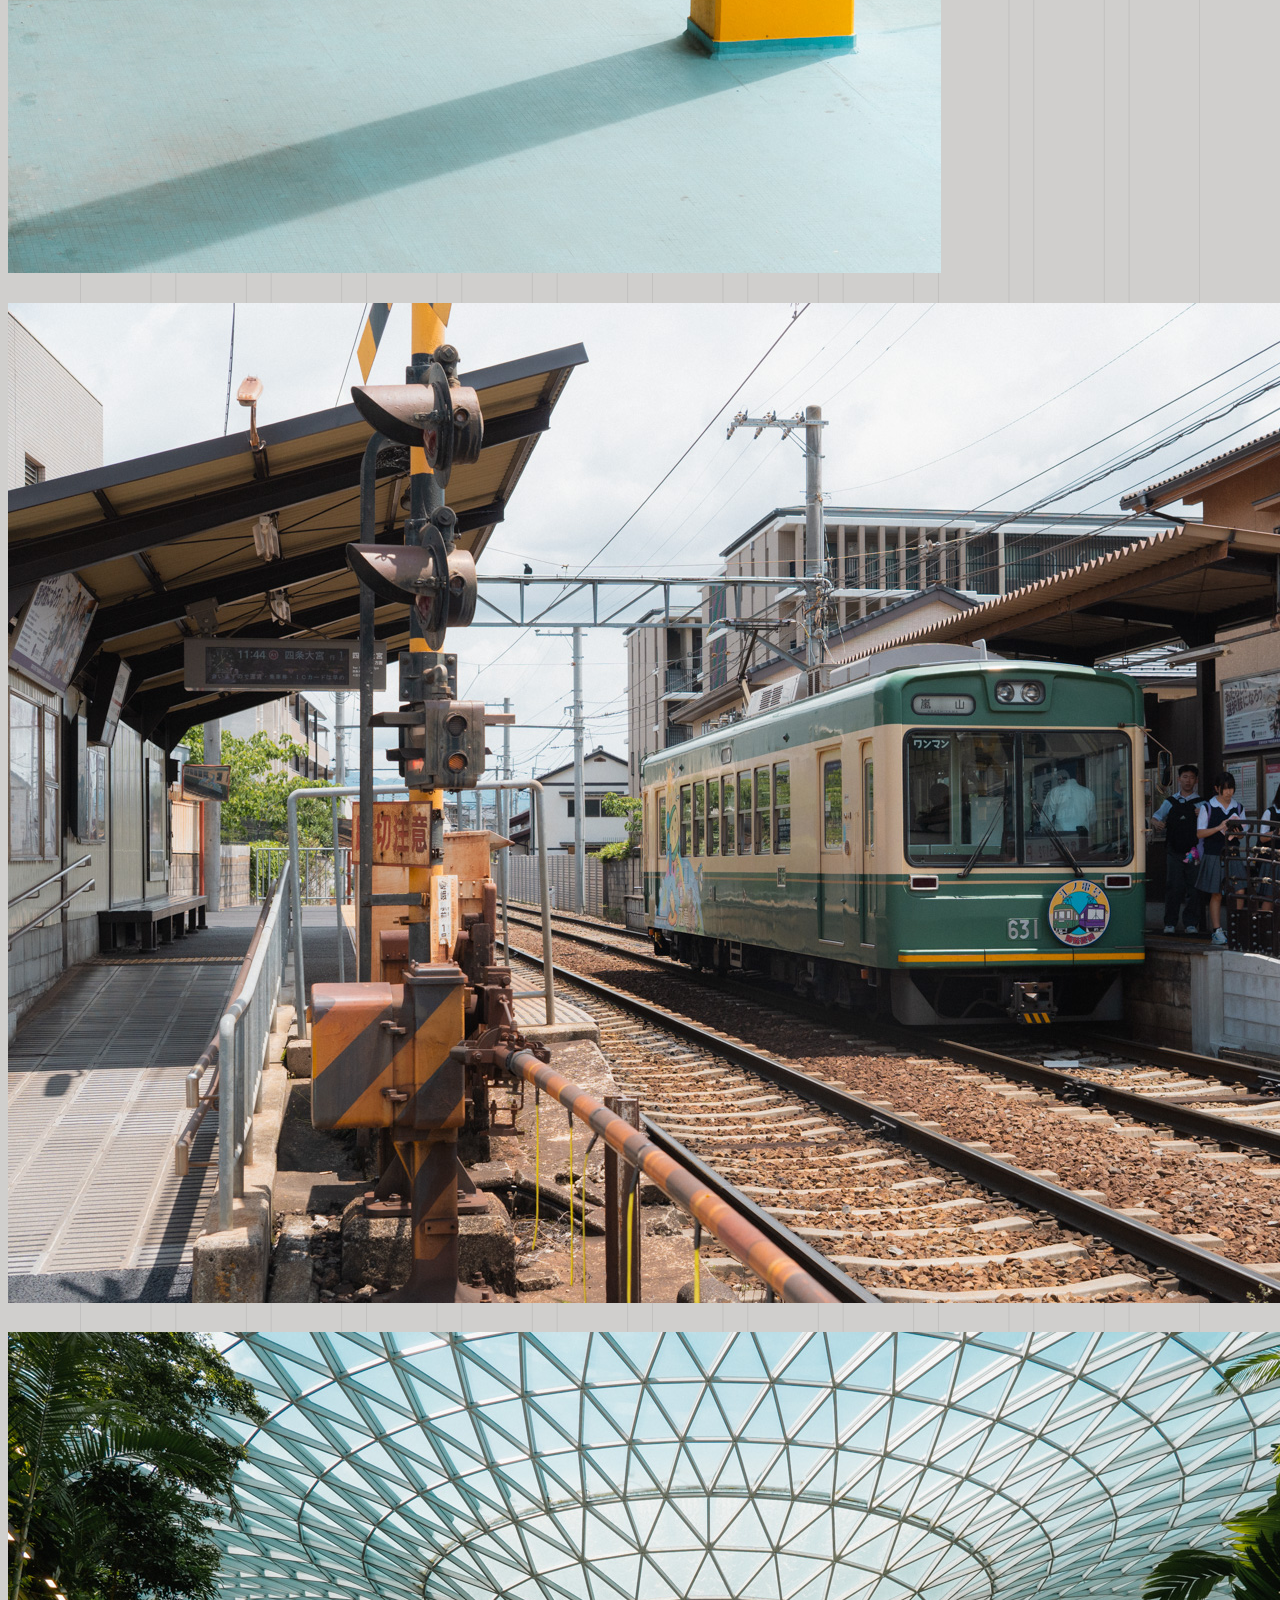
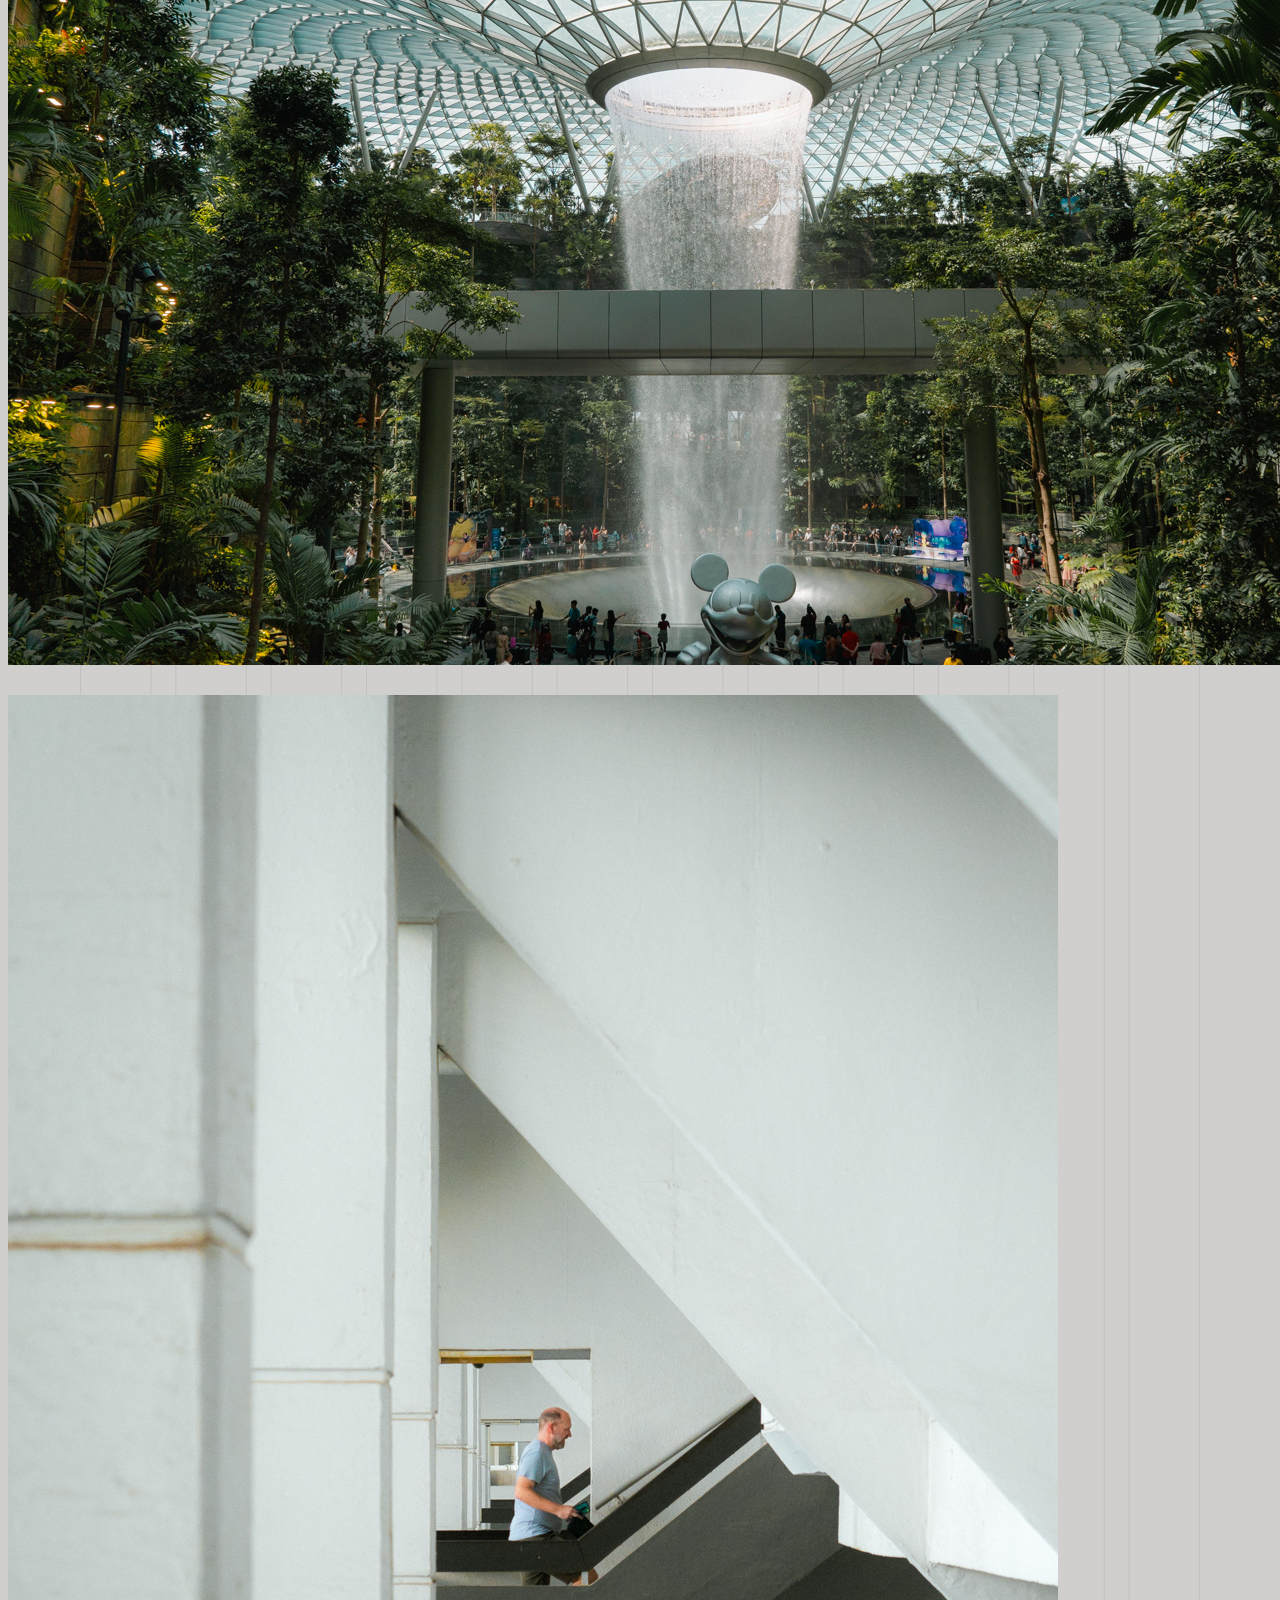
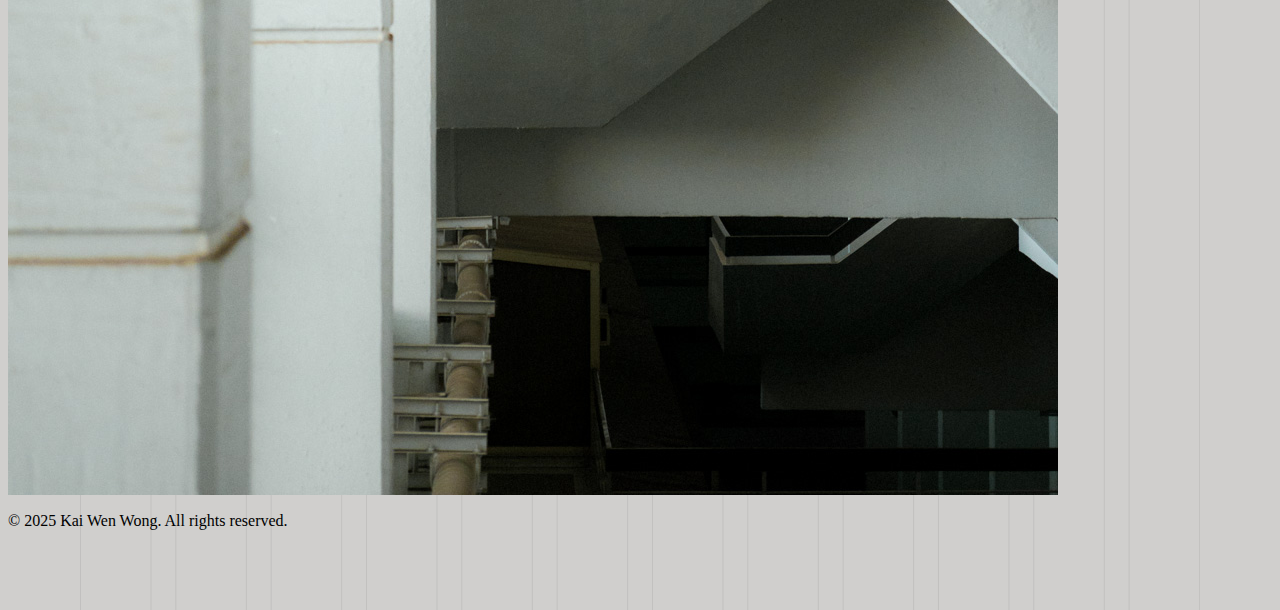
<file: photography.html>
<!doctype html>
<html lang="en">
  <head>
    <meta charset="utf-8">
    <meta name="viewport" content="width=device-width, initial-scale=1">
    <title>Kai Wen Wong | Photography</title>
    <link href="https://cdn.jsdelivr.net/npm/bootstrap@5.3.8/dist/css/bootstrap.min.css" rel="stylesheet" integrity="sha384-sRIl4kxILFvY47J16cr9ZwB07vP4J8+LH7qKQnuqkuIAvNWLzeN8tE5YBujZqJLB" crossorigin="anonymous">
    <link rel="stylesheet" href="https://cdn.jsdelivr.net/npm/bootstrap-icons@1.13.1/font/bootstrap-icons.min.css">
    <link href="css/stylesheet.css" rel="stylesheet">
  </head>


  <body class="photography">
    <nav class="navbar sticky-top navbar-expand-md">
      <div class="container my-4">
        <a class="navbar-brand" href="index">KAI WEN WONG</a>
        <button class="navbar-toggler" type="button" data-bs-toggle="collapse" data-bs-target="#navbarNav" aria-controls="navbarNav" aria-expanded="false" aria-label="Toggle navigation">
          <div id="nav-icon">
            <span class="toggler">Menu</span>
          </div>
        </button>

        <div class="collapse navbar-collapse justify-content-end gap-2" id="navbarNav">
          <ul class="navbar-nav gap-4">
            <li class="nav-item"><a class="nav-link" href="projects">Projects</a></li>
            <li class="nav-item"><a class="nav-link current" href="#">Photography</a></li>
            <li class="nav-item"><a class="nav-link" href="contact">Contact</a></li>
          </ul>
          
        </div> <!-- .collapse navbar-collapse -->
      </div> <!-- .container my-3 -->
    </nav>

    <div class="row my-5">
    </div>

    <div class="container mt-5 gallery">
      <div class="row">
        <header class="col-lg-8 offset-lg-4">
          <h1 class="text-uppercase">Photography</h1>
        </header>
      </div>

      <div class="row my-5"> 
        <div class="col-lg-4 col-md-4">
          <img src="images/photo/KWW00755.jpg" class="img-fluid">
          <img src="images/photo/golden2.jpg" class="img-fluid">
          <img src="images/photo/KWW01511.jpg" class="img-fluid">
          <img src="images/photo/KWW02213-Edit.jpg" class="img-fluid">
        </div>

        <div class="col-lg-4 col-md-4">
          <img src="images/photo/KWW00507.jpg" class="img-fluid">
          <img src="images/photo/KWW00643.jpg" class="img-fluid">
          <img src="images/photo/golden3.jpg" class="img-fluid">
          <img src="images/photo/golden5.jpg" class="img-fluid">
        </div>

        <div class="col-lg-4 col-md-4">
          <img src="images/photo/golden1.jpg" class="img-fluid">
          <img src="images/photo/KWW00483.jpg" class="img-fluid">
          <img src="images/photo/KWW00459.jpg" class="img-fluid">
          <img src="images/photo/golden4.jpg" class="img-fluid">
        </div>
      </div>

      <div class="row my-5">
        <div class="col-12">
          <footer class="text-center">© 2025 Kai Wen Wong. All rights reserved.</footer>
        </div>
      </div>
      
    </div> <!-- .container -->



    <script src="https://cdn.jsdelivr.net/npm/bootstrap@5.3.8/dist/js/bootstrap.bundle.min.js" integrity="sha384-FKyoEForCGlyvwx9Hj09JcYn3nv7wiPVlz7YYwJrWVcXK/BmnVDxM+D2scQbITxI" crossorigin="anonymous"></script>
    <script src="../js/javascript.js"></script>
  </body>
</html>
</file>
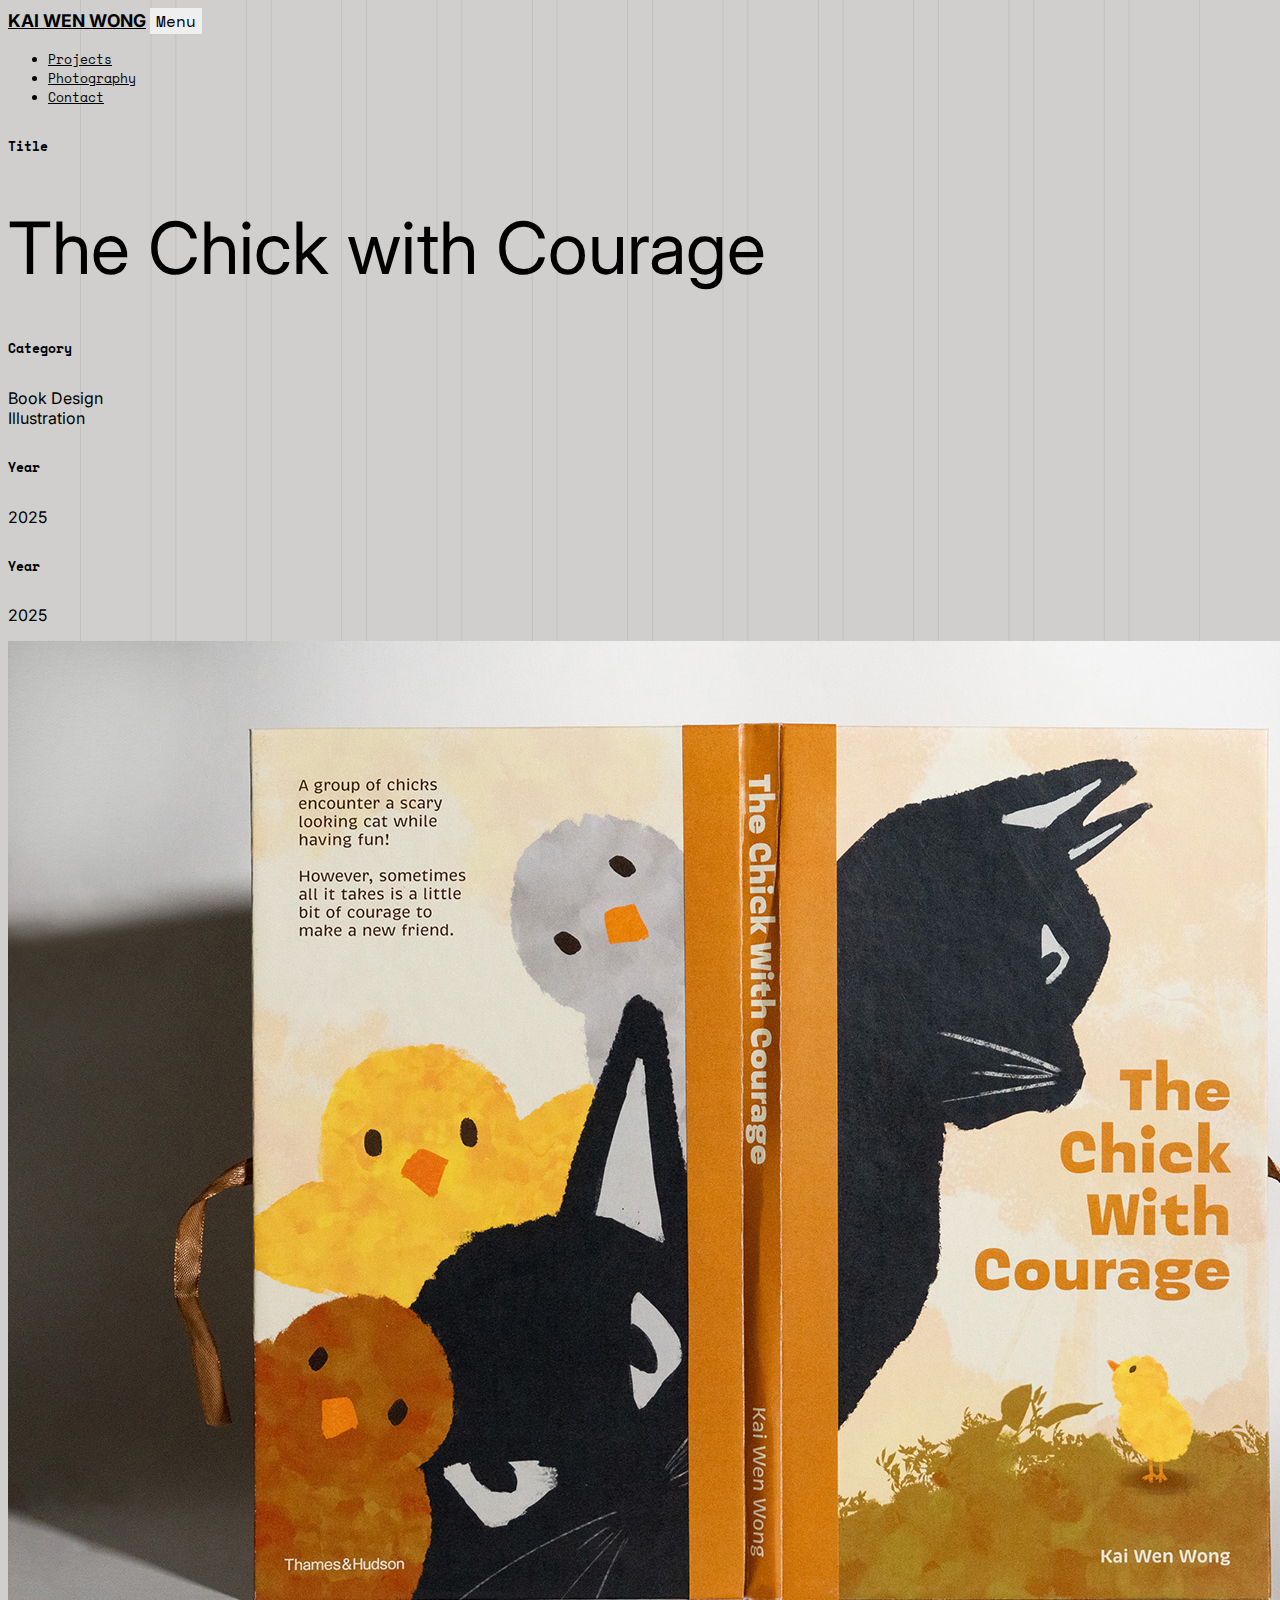
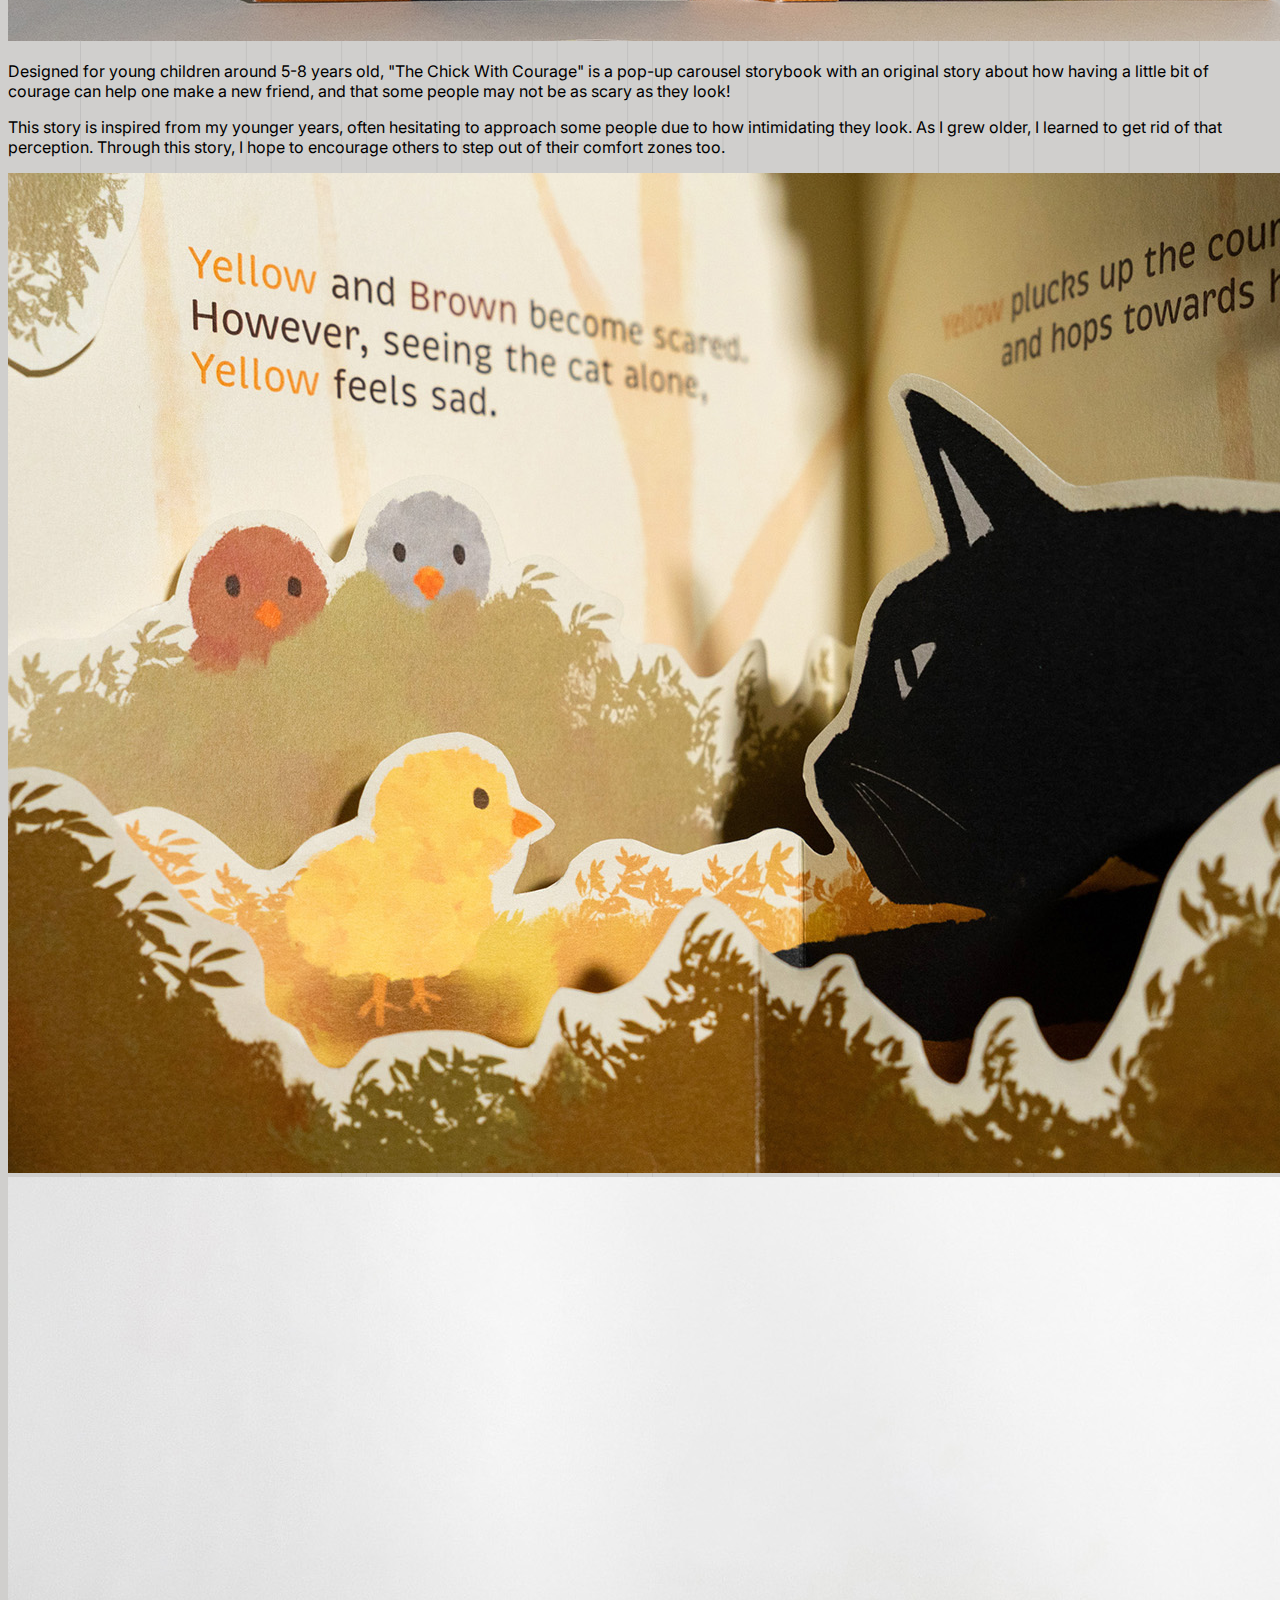
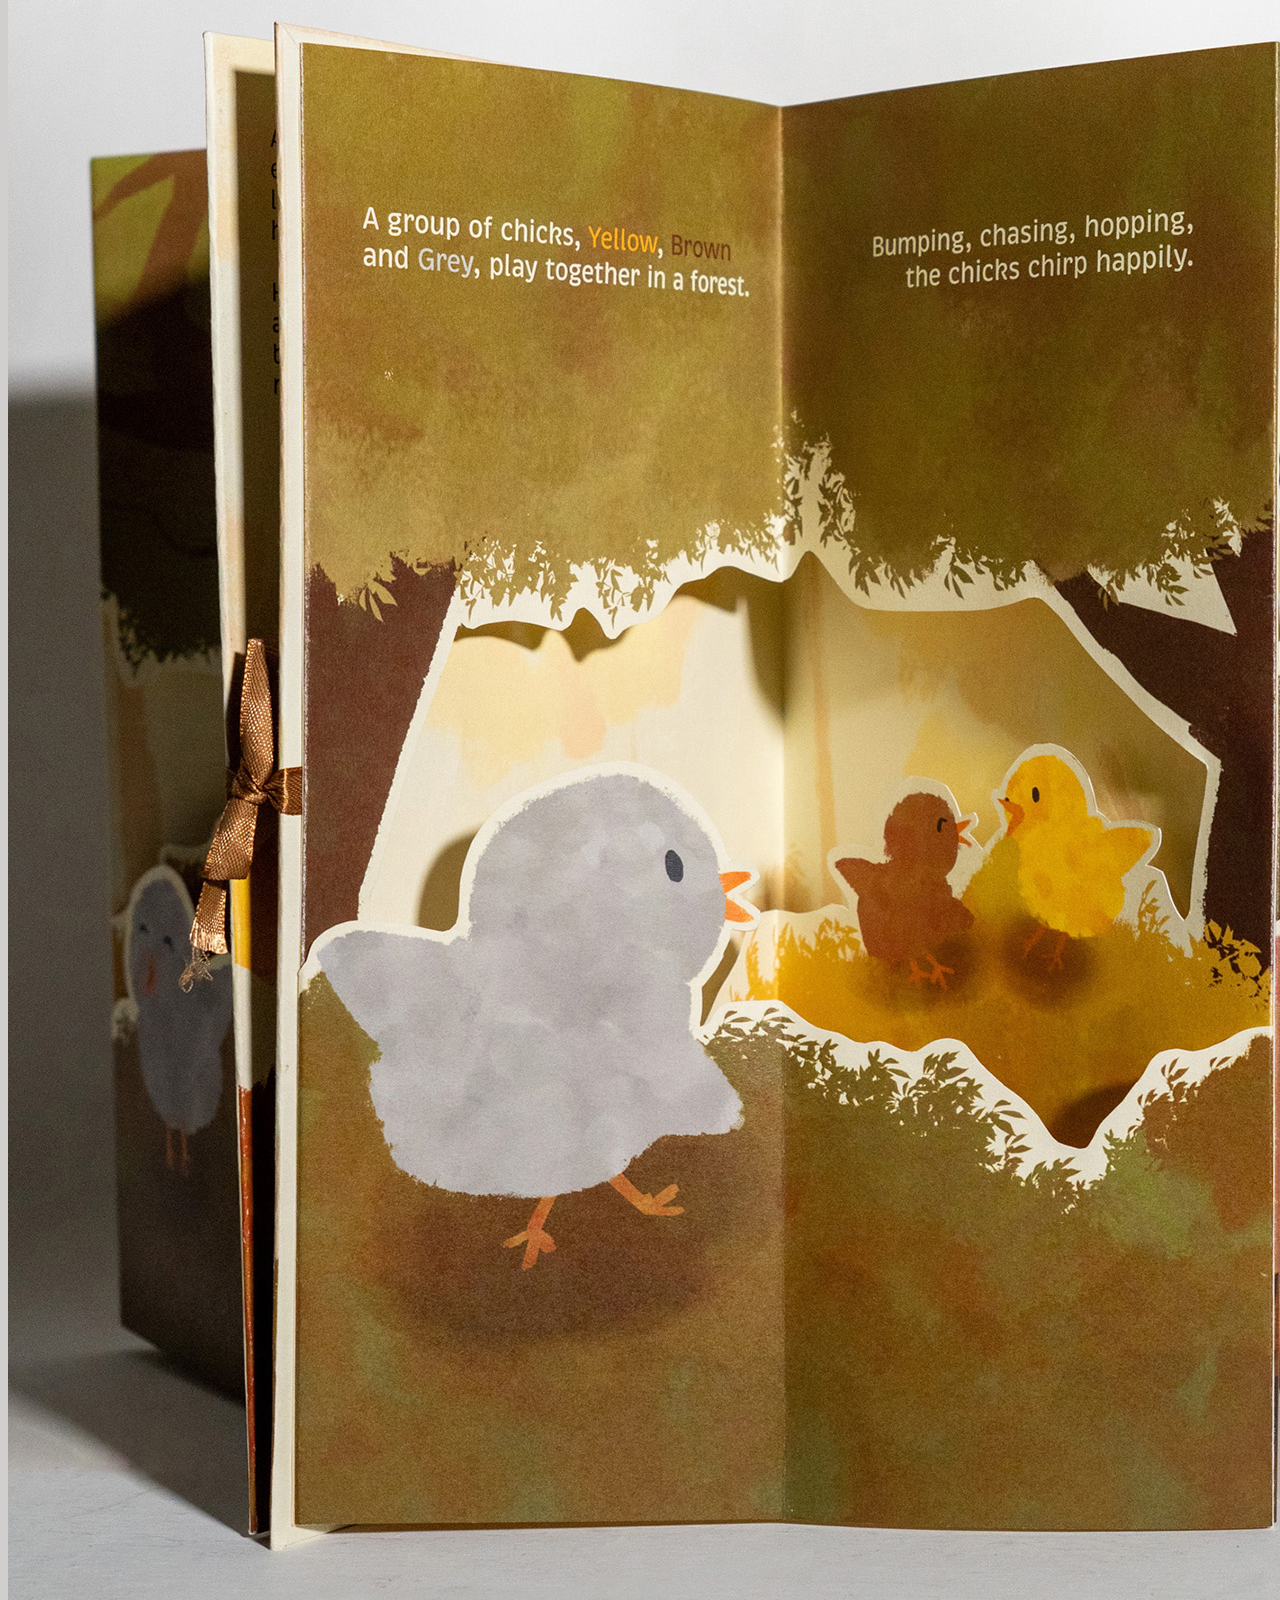
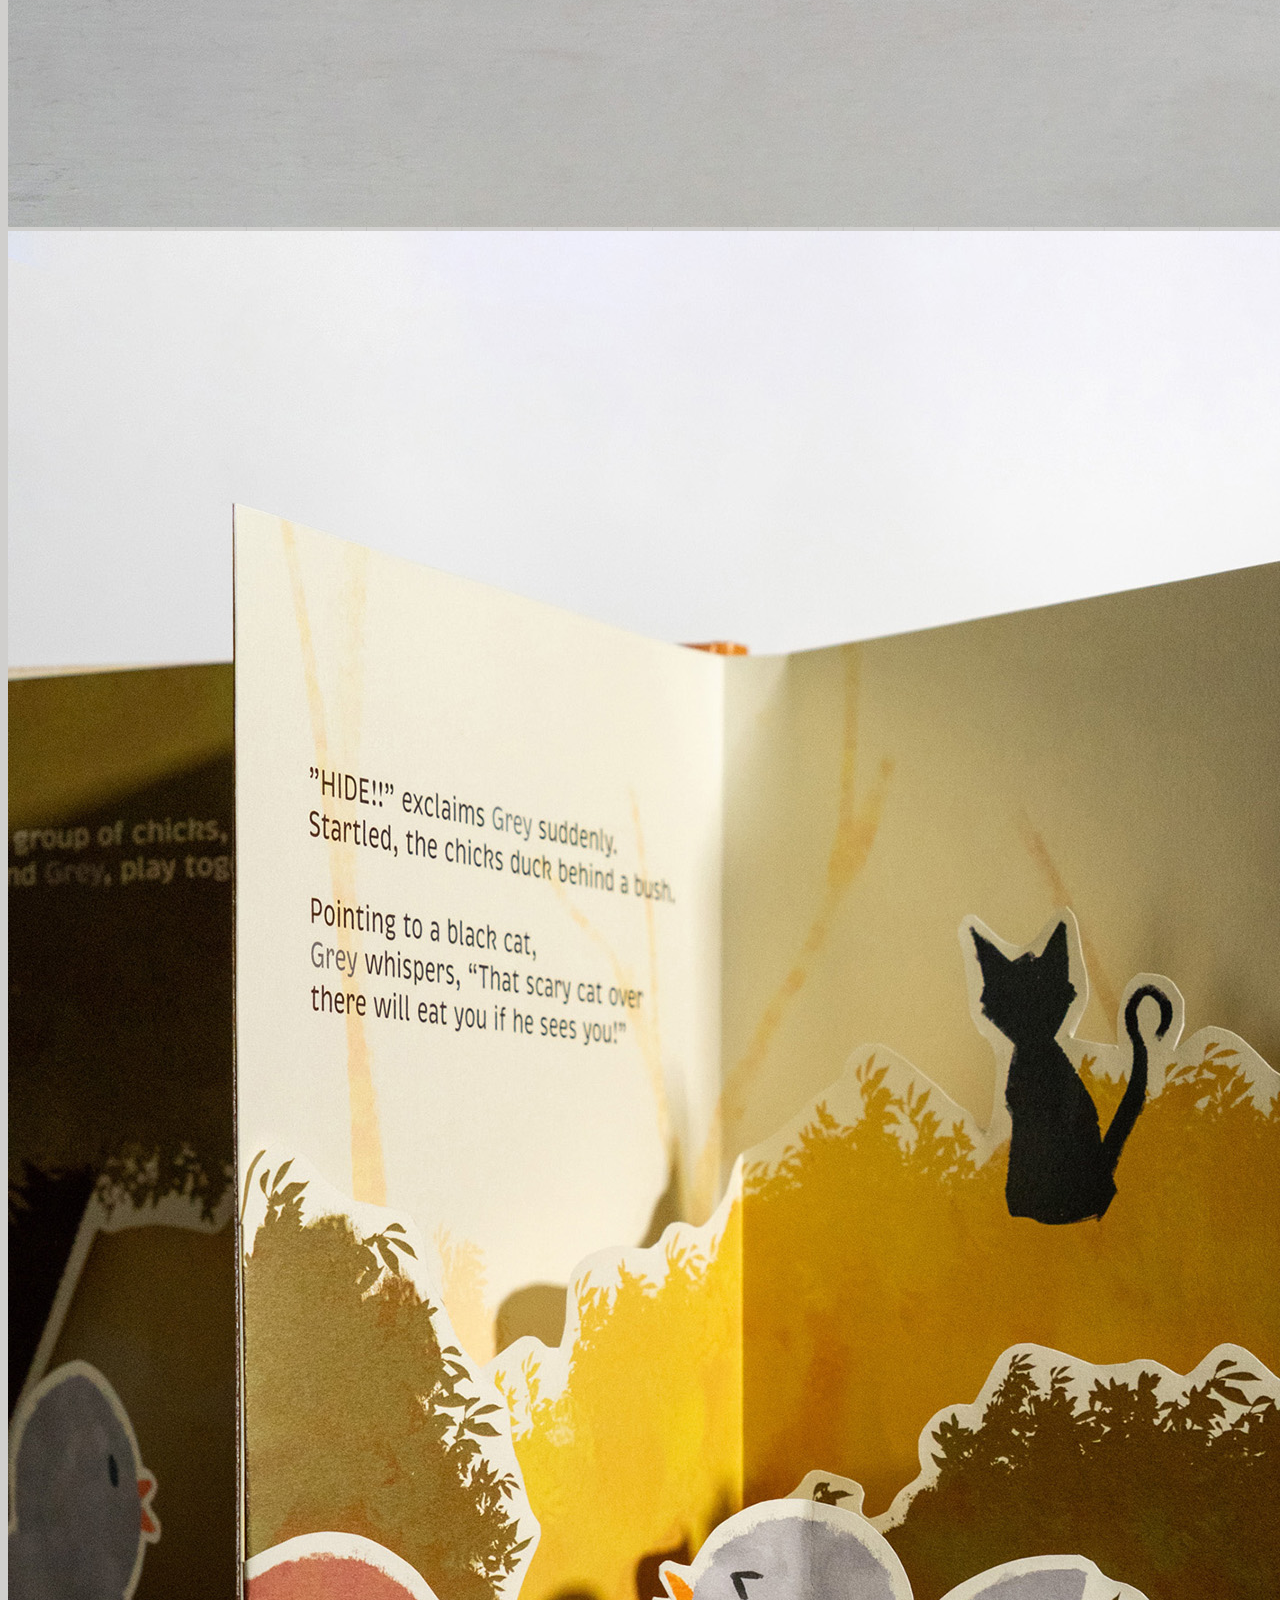
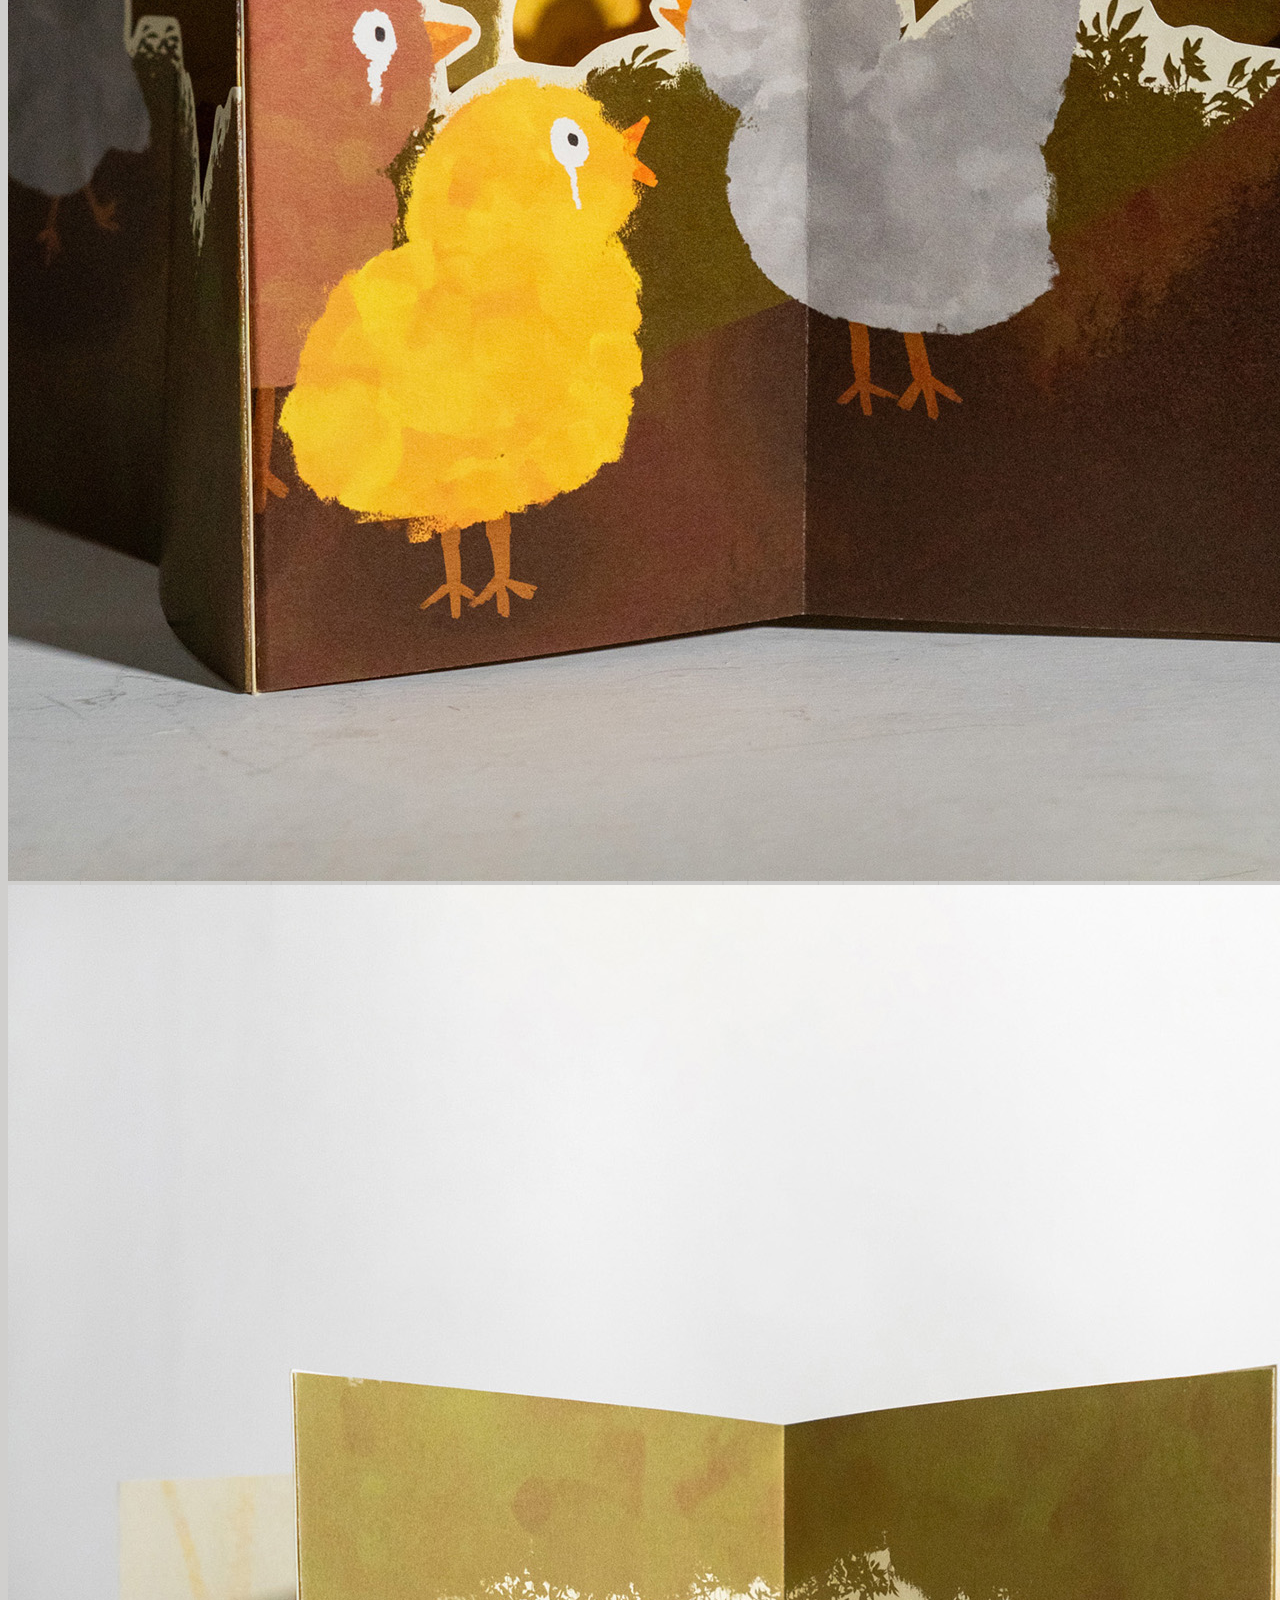
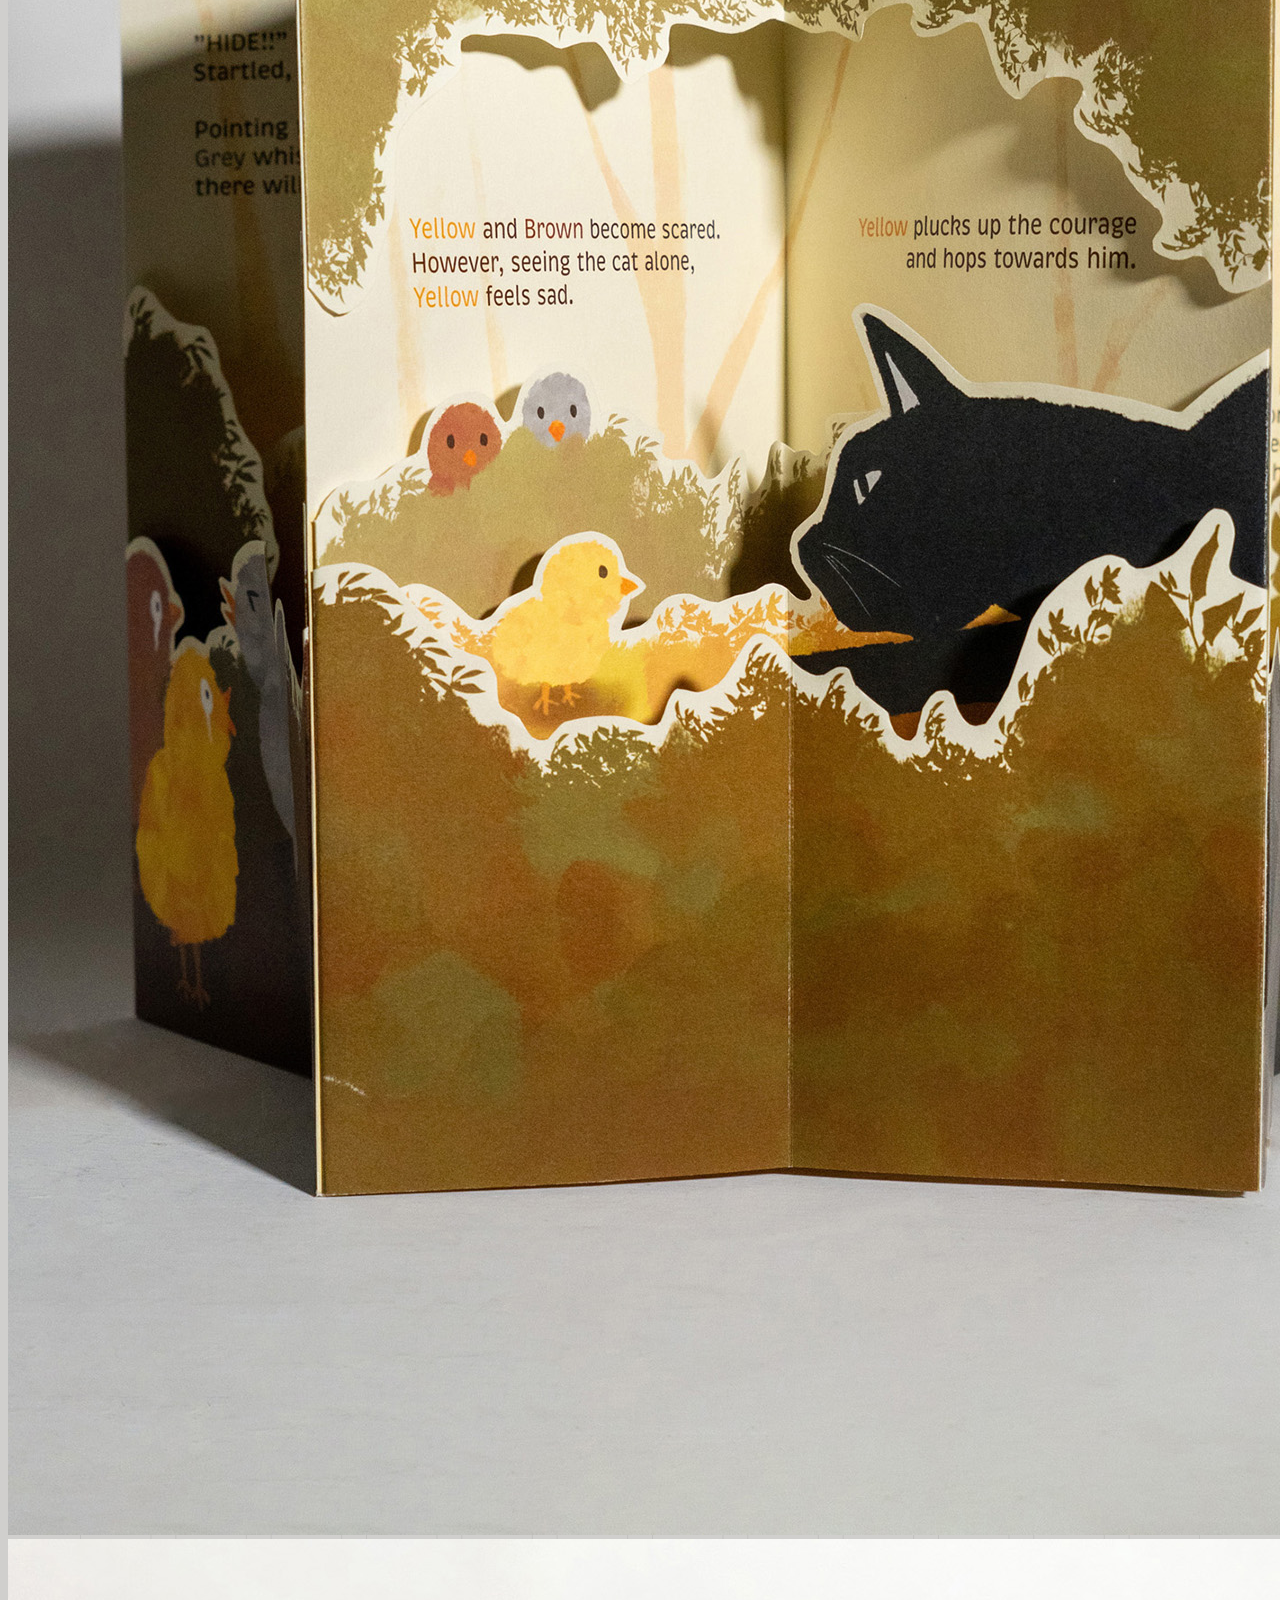
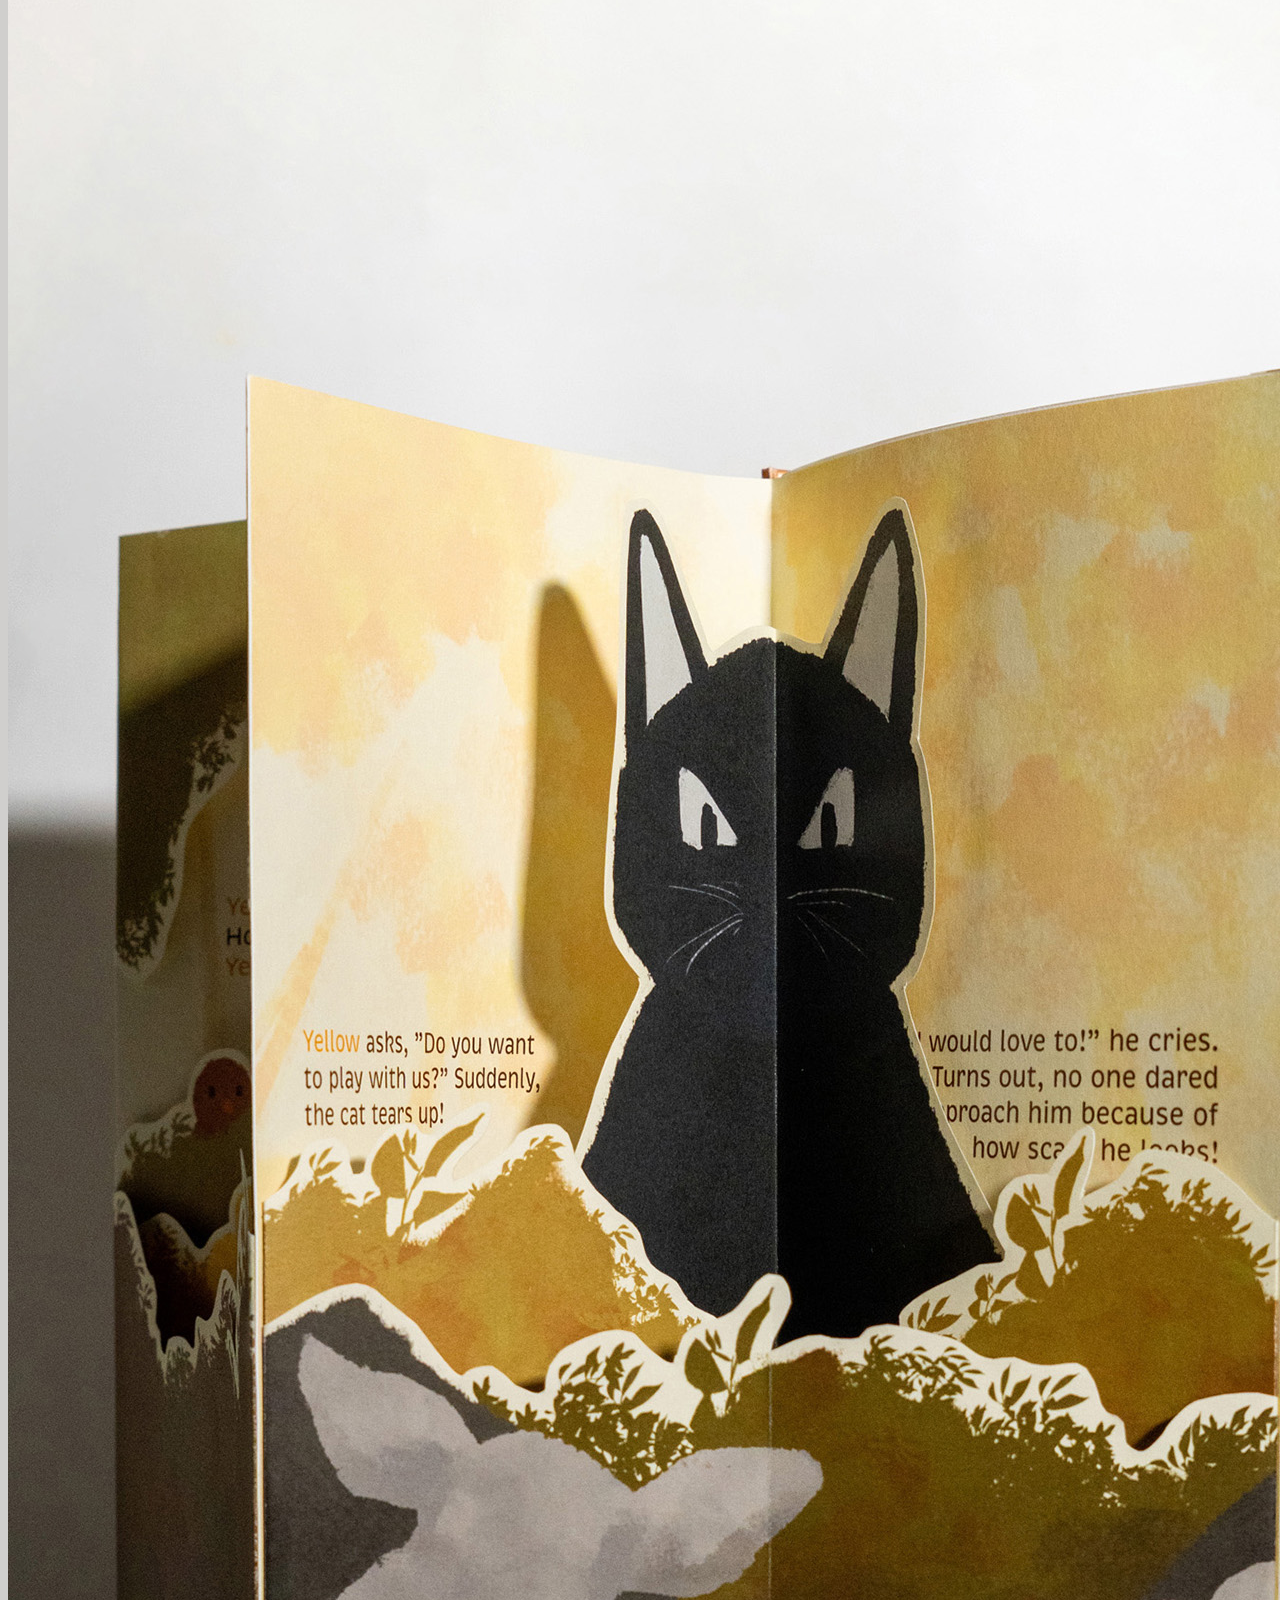
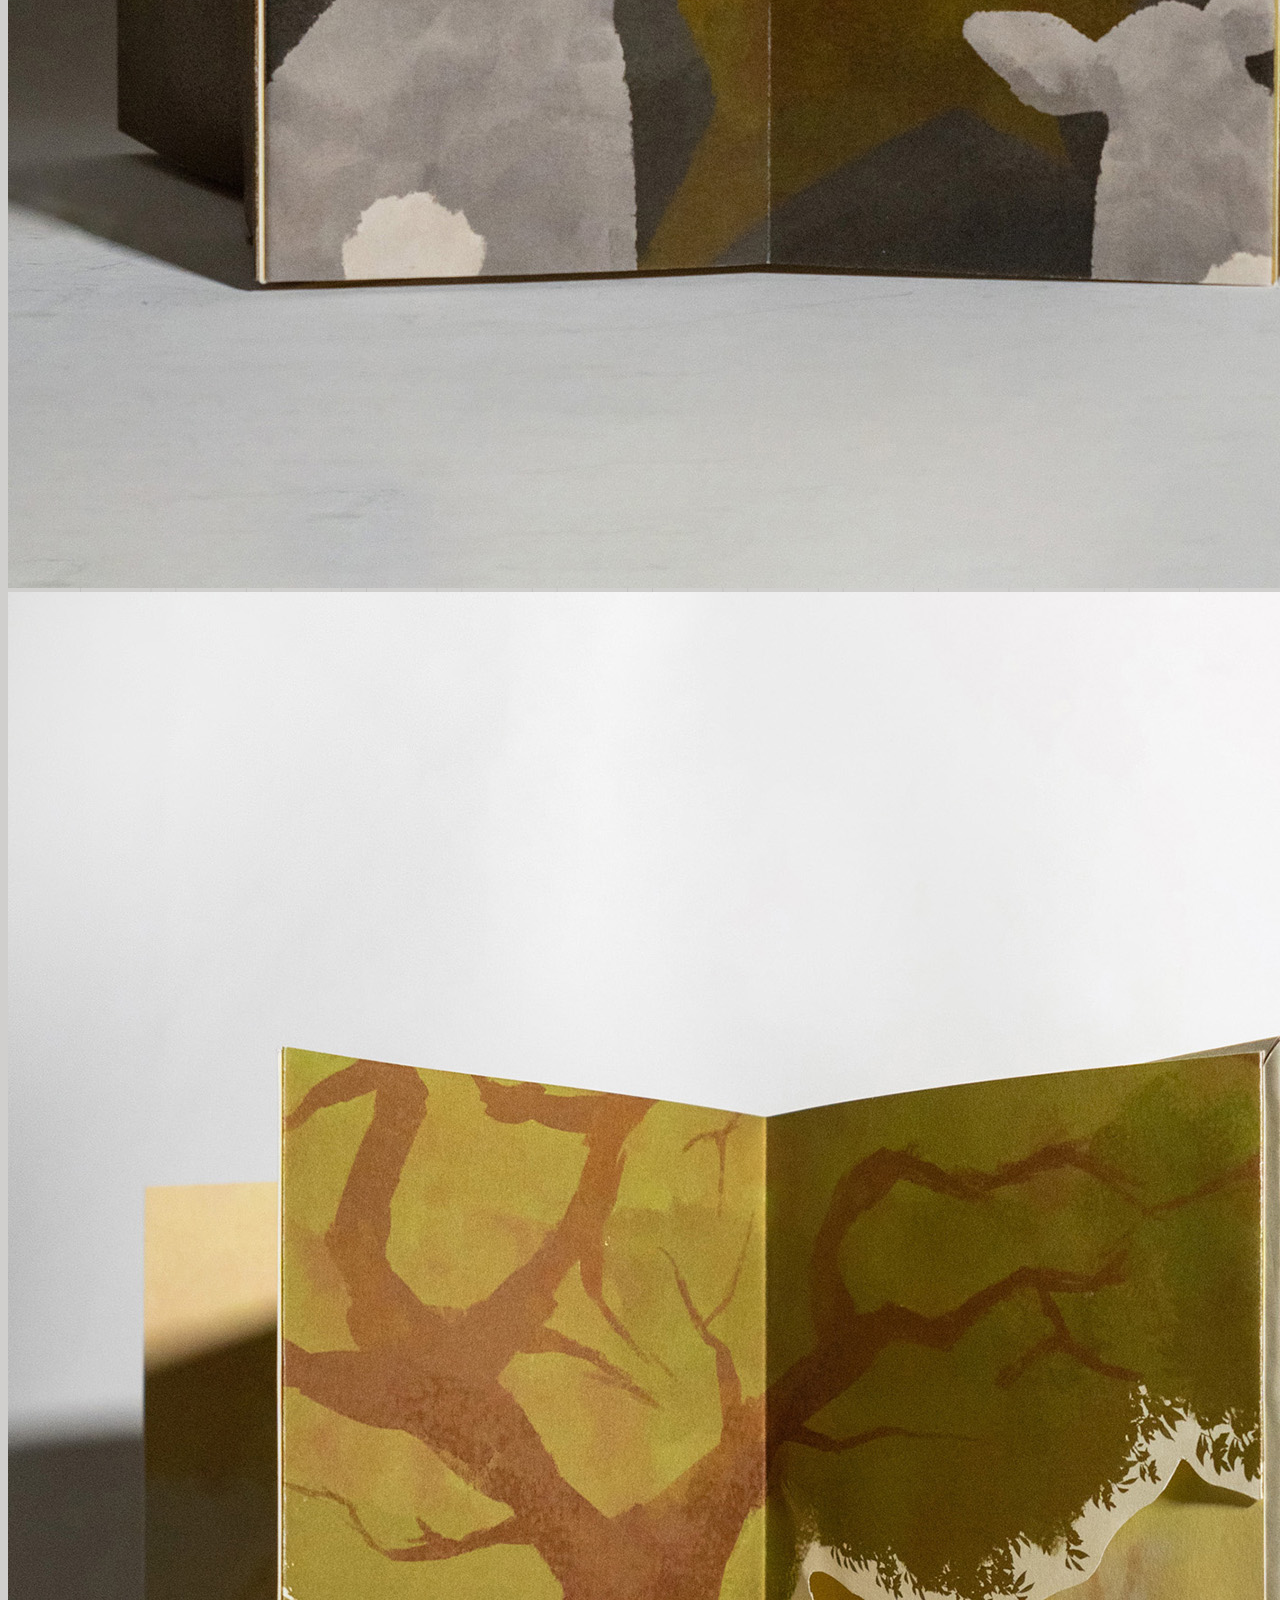
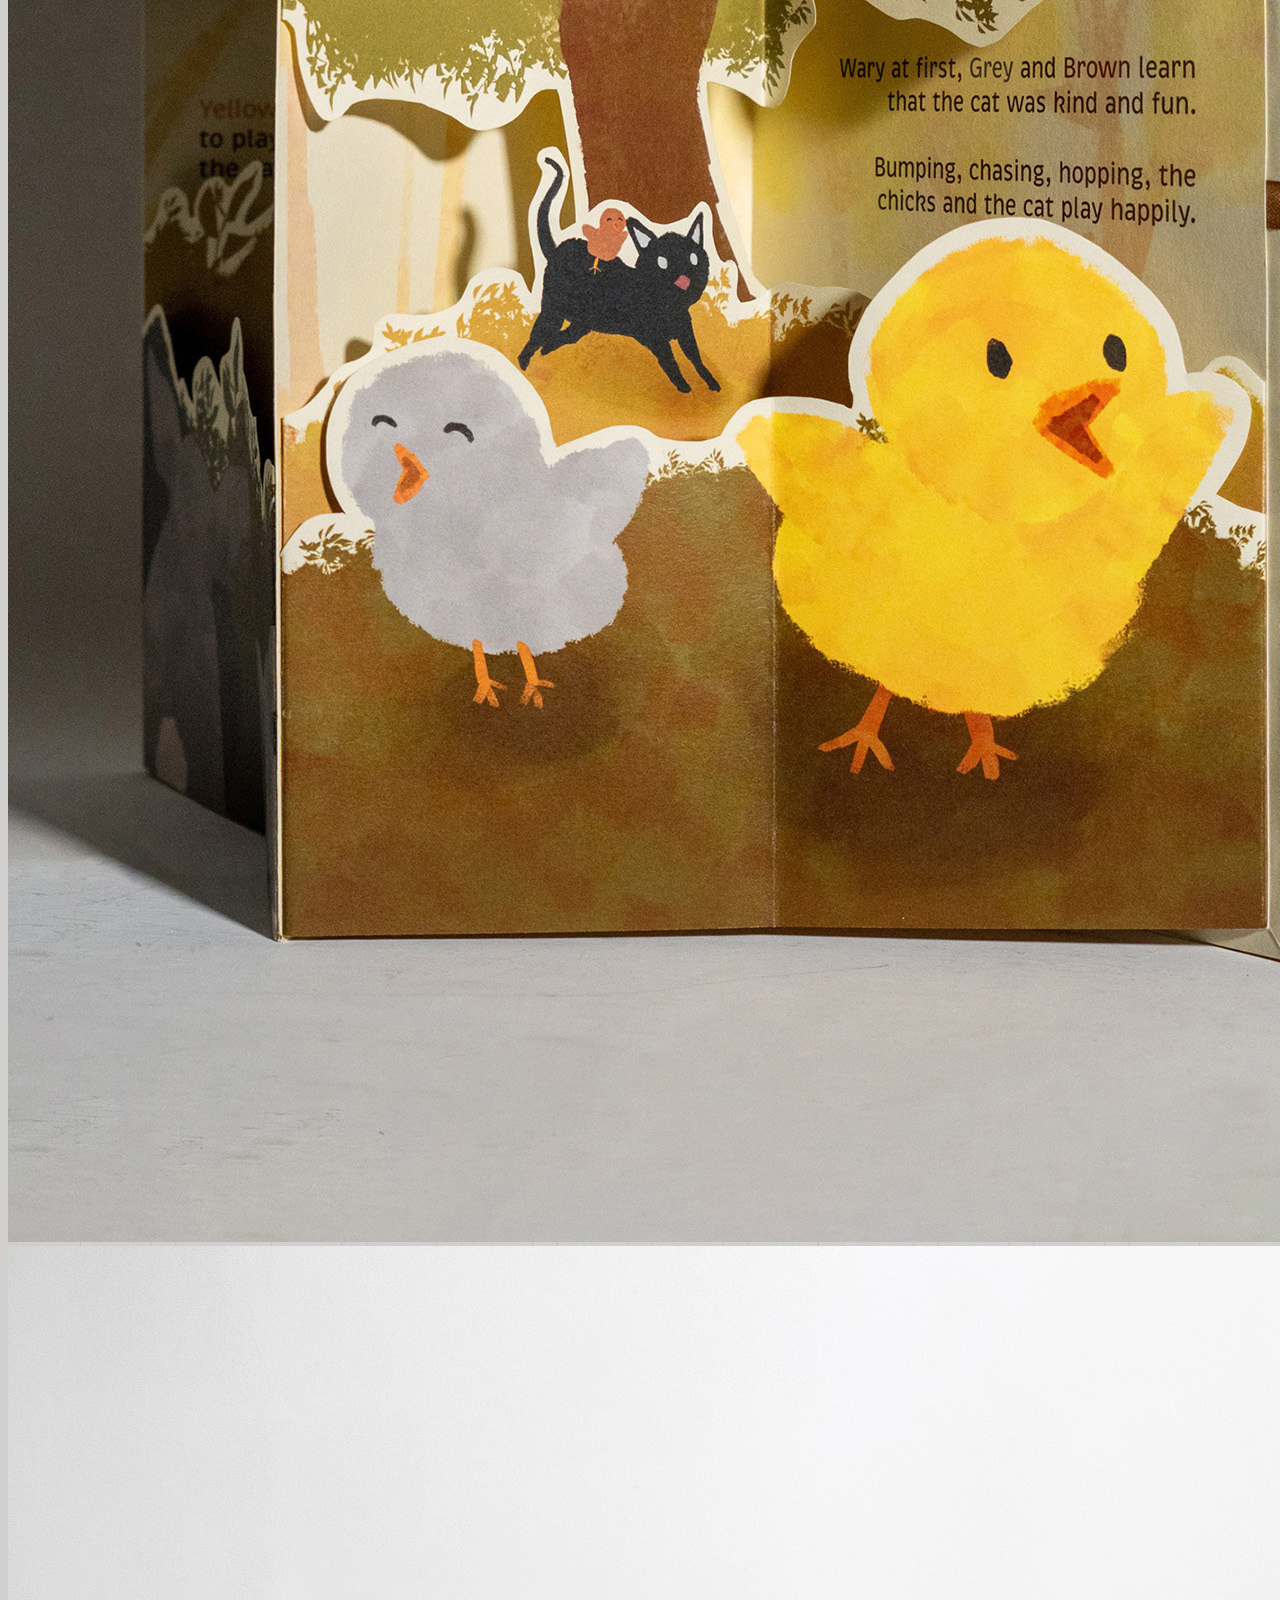
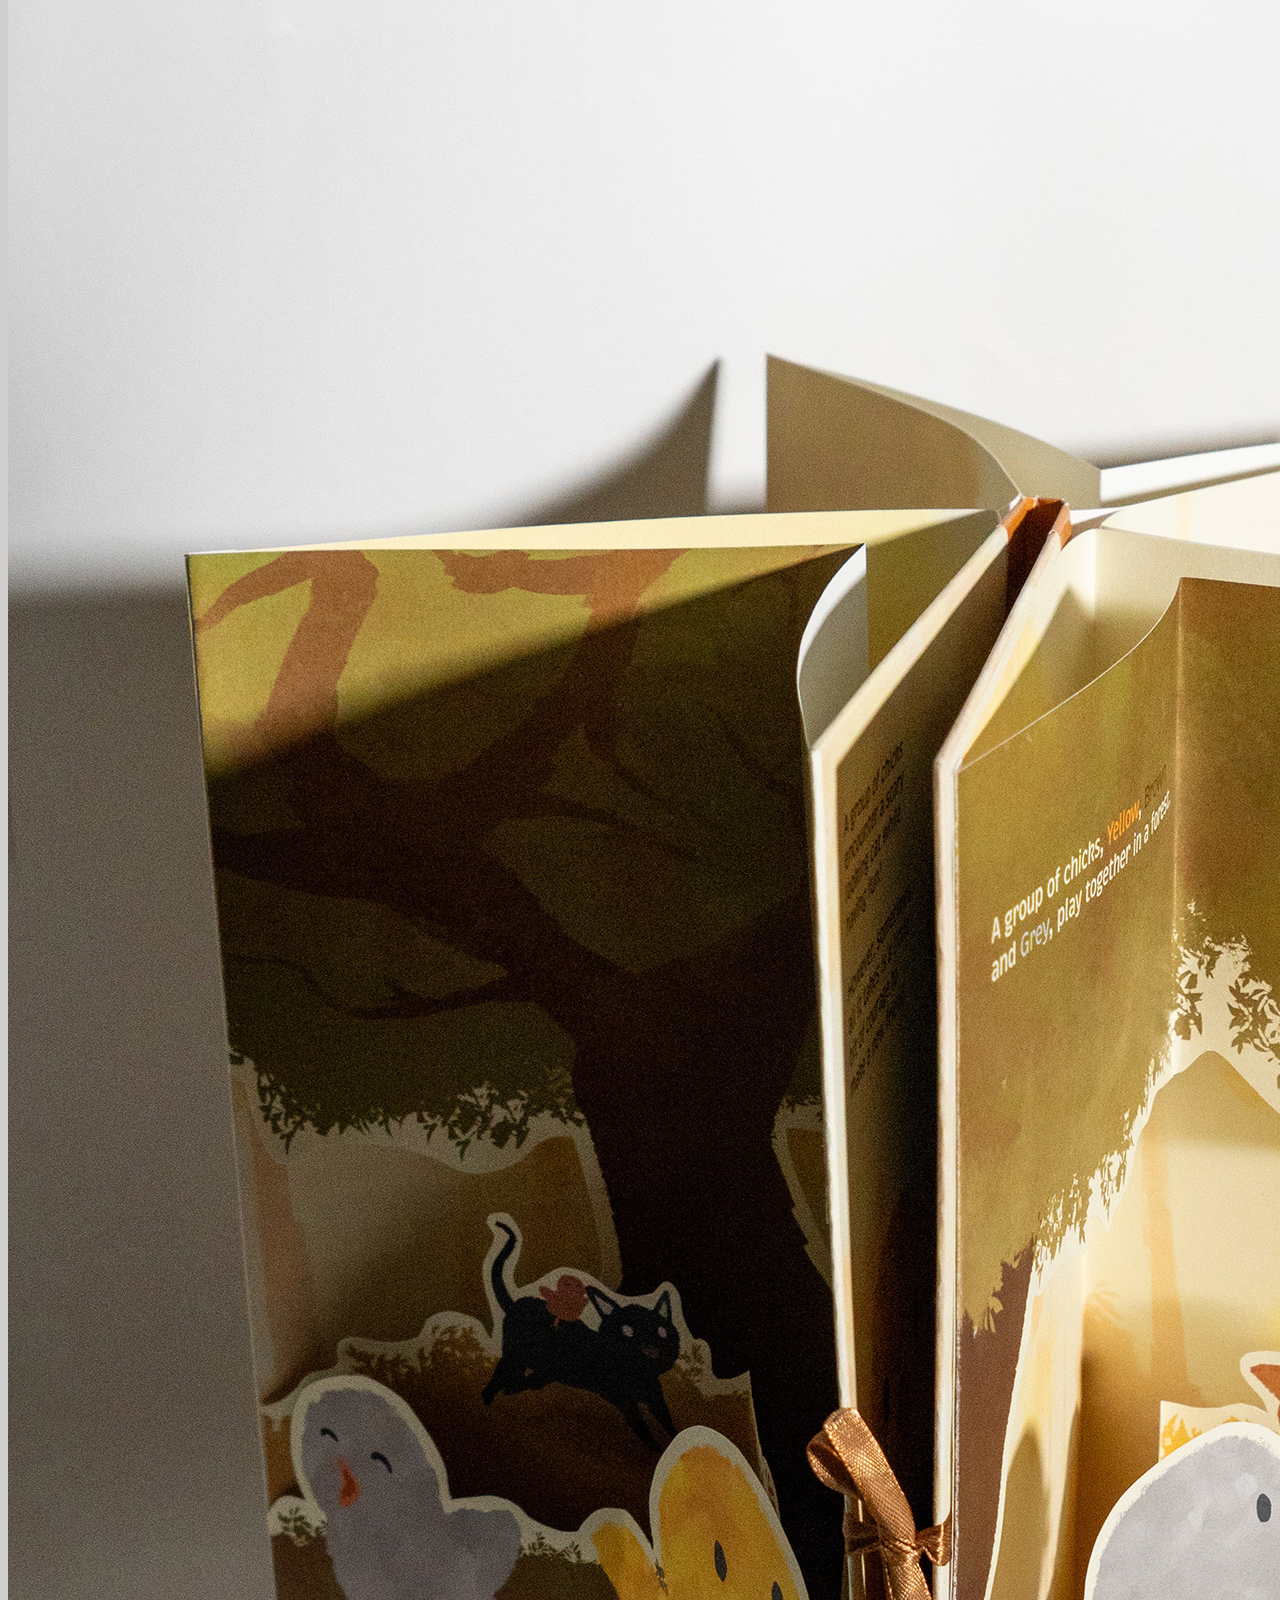
<file: projects/chick.html>
<!doctype html>
<html lang="en">
  <head>
    <meta charset="utf-8">
    <meta name="viewport" content="width=device-width, initial-scale=1">
    <title>Kai Wen Wong | The Chick With Courage</title>
    <link href="https://cdn.jsdelivr.net/npm/bootstrap@5.3.8/dist/css/bootstrap.min.css" rel="stylesheet" integrity="sha384-sRIl4kxILFvY47J16cr9ZwB07vP4J8+LH7qKQnuqkuIAvNWLzeN8tE5YBujZqJLB" crossorigin="anonymous">
    <link rel="stylesheet" href="https://cdn.jsdelivr.net/npm/bootstrap-icons@1.13.1/font/bootstrap-icons.min.css">
    <link href="../css/stylesheet.css" rel="stylesheet">
    <link rel="shortcut icon" type="image/x-icon" href="images/favicon.ico">
  </head>

  <body class="chick">

    <nav class="navbar sticky-top navbar-expand-md">
      <div class="container my-4">
        <a class="navbar-brand" href="../">KAI WEN WONG</a>
        <button class="navbar-toggler" type="button" data-bs-toggle="collapse" data-bs-target="#navbarNav" aria-controls="navbarNav" aria-expanded="false" aria-label="Toggle navigation">
          <div id="nav-icon">
            <span class="toggler">Menu</span>
          </div>
        </button>

        <div class="collapse navbar-collapse justify-content-end gap-2" id="navbarNav">
          <ul class="navbar-nav gap-4">
            <li class="nav-item"><a class="nav-link" href="../projects">Projects</a></li>
            <li class="nav-item"><a class="nav-link" href="../photography">Photography</a></li>
            <li class="nav-item"><a class="nav-link" href="../contact">Contact</a></li>
          </ul>
          
        </div> <!-- .collapse navbar-collapse -->
      </div> <!-- .container my-3 -->
    </nav>

    <div class="row my-5">
    </div>

   <div class="container mt-5">
      <div class="row my-4">
        <div class="col-lg-10 offset-lg-2">
          <header>
            <h6>Title</h6>
            <h1 class="text-uppercase lh-1">The Chick with Courage</h1>
          </header>
        </div>
      </div> <!-- .row -->
    
      <div class="row my-3">
        <div class="col-8 col-lg-2 info">
          <section class="category">
            <h6>Category</h6>
            <p>Book Design<br>Illustration</p>
          </section>

          <section class="d-none d-lg-block year">
            <h6>Year</h6>
            <p>2025</p>
          </section>
        </div> 

        <div class="col-4 d-lg-none year">
          <section class="year">
            <h6>Year</h6>
            <p>2025</p>
          </section>
        </div>

        <div class="col-lg-10 mb-2">
          <img src="../images/chick/chickcover.jpg" class="img-fluid" alt="Cover">
        </div>
      </div> <!-- .row -->

      <div class="row d-flex">
        <div class="col-lg-4 order-lg-last my-2 content">
          <p>Designed for young children around 5-8 years old, "The Chick With Courage" is a pop-up carousel storybook with an original story about how having a little bit of courage can help one make a new friend, and that some people may not be as scary as they&nbsp;look!</p>
          <p>This story is inspired from my younger years, often hesitating to approach some people due to how intimidating they look. As I grew older, I learned to get rid of that perception. Through this story, I hope to encourage others to step out of their comfort zones&nbsp;too.</p>
        </div>

        <div class="col-lg-8 my-2 feature">
          <img src="../images/chick/chick2.jpg" class="img-fluid" alt="Cover">
        </div>
      </div> <!-- .row -->

      <div class="row my-3">
        <div class="col-6 col-lg-4">
          <img src="../images/chick/chickpg1.jpg" class="img-fluid" alt="The Chick with Courage page 1">
        </div>

        <div class="col-6 col-lg-4">
          <img src="../images/chick/chickpg2.jpg" class="img-fluid" alt="The Chick with Courage page 2">
        </div>

        <div class="col-6 col-lg-4 mt-3 mt-lg-0">
          <img src="../images/chick/chickpg3.jpg" class="img-fluid" alt="The Chick with Courage page 3">
        </div>

        <div class="col-6 col-lg-6 mt-3">
          <img src="../images/chick/chickpg4.jpg" class="img-fluid" alt="The Chick with Courage page 4">
        </div>

        <div class="col-12 col-lg-6 mt-3">
          <img src="../images/chick/chickpg5.jpg" class="img-fluid" alt="The Chick with Courage page 5">
        </div>

        <div class="col-12 mt-3">
          <img src="../images/chick/chickc1.jpg" class="img-fluid" alt="The Chick with Courage overview">
        </div>
      </div>

      <div class="row my-5 projnav">
        <section class="col-sm-12 col-lg-12 d-flex justify-content-between my-3">
            <a href="calendartheory" class="nav-link" role="button">
              <i class="bi bi-arrow-left me-2"></i> Previous Project
            </a>

            <a href="modernitea" class="nav-link" role="button">
              Next Project <i class="bi bi-arrow-right ms-2"></i>
            </a>
        </section>
      </div>

     <div class="row my-5">
        <div class="col-12">
          <footer class="text-center">© 2025 Kai Wen Wong. All rights reserved.</footer>
        </div>
      </div>

    </div> <!-- .container mt-5 -->

    <script src="https://cdn.jsdelivr.net/npm/bootstrap@5.3.8/dist/js/bootstrap.bundle.min.js" integrity="sha384-FKyoEForCGlyvwx9Hj09JcYn3nv7wiPVlz7YYwJrWVcXK/BmnVDxM+D2scQbITxI" crossorigin="anonymous"></script>
    <script src="../js/javascript.js"></script>
  </body>
</html>
</file>
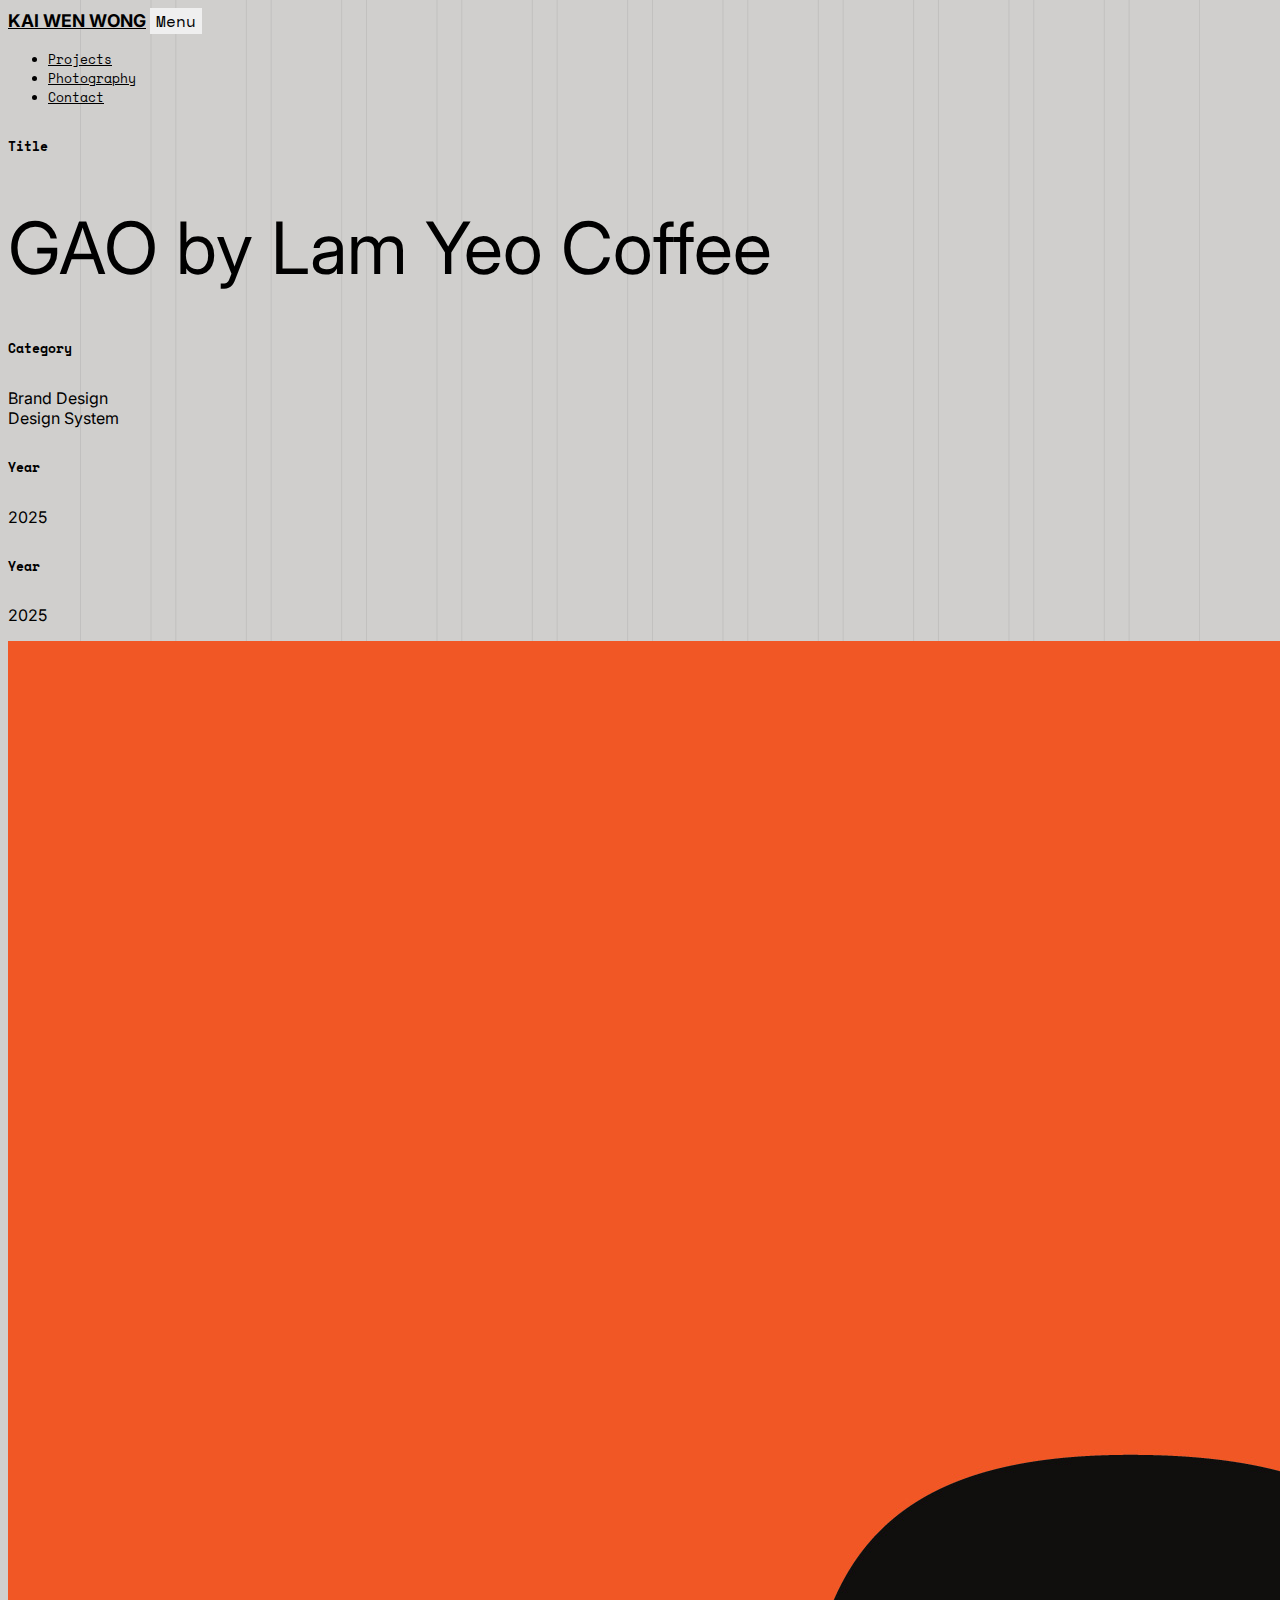
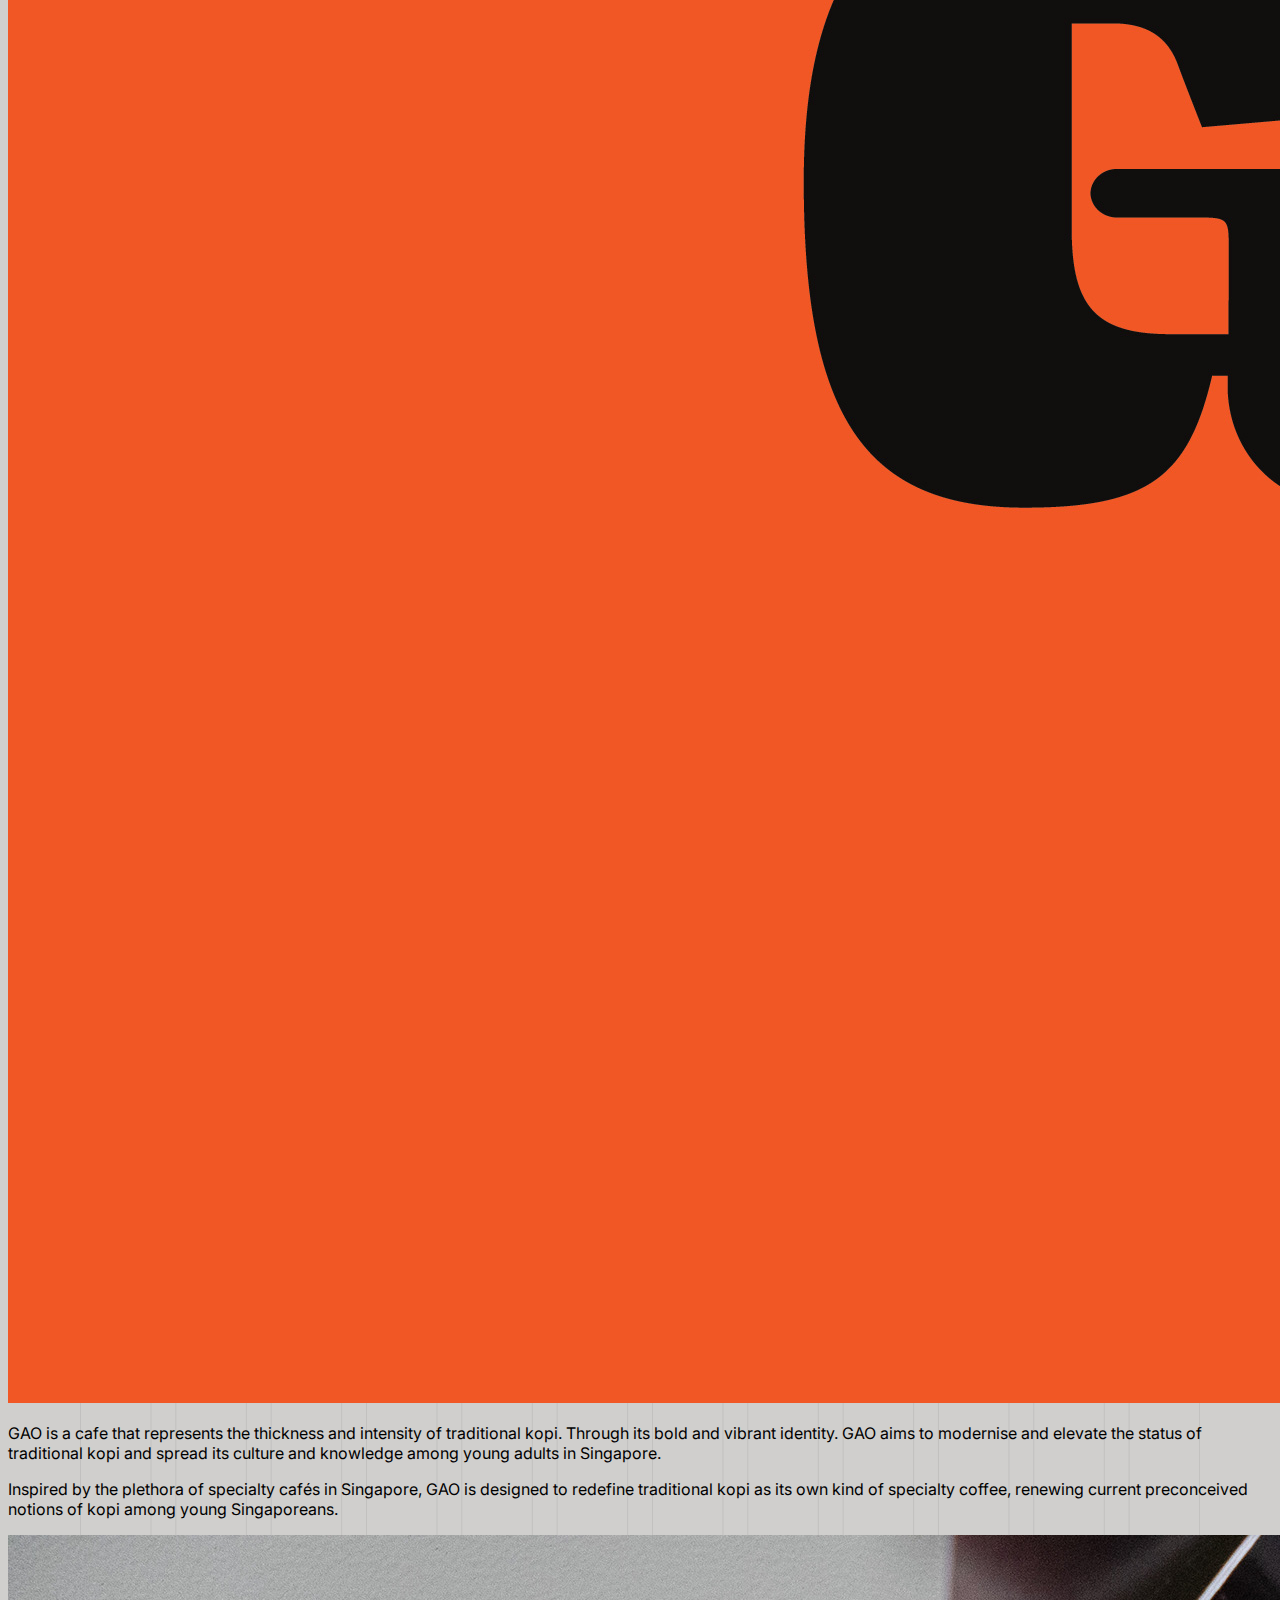
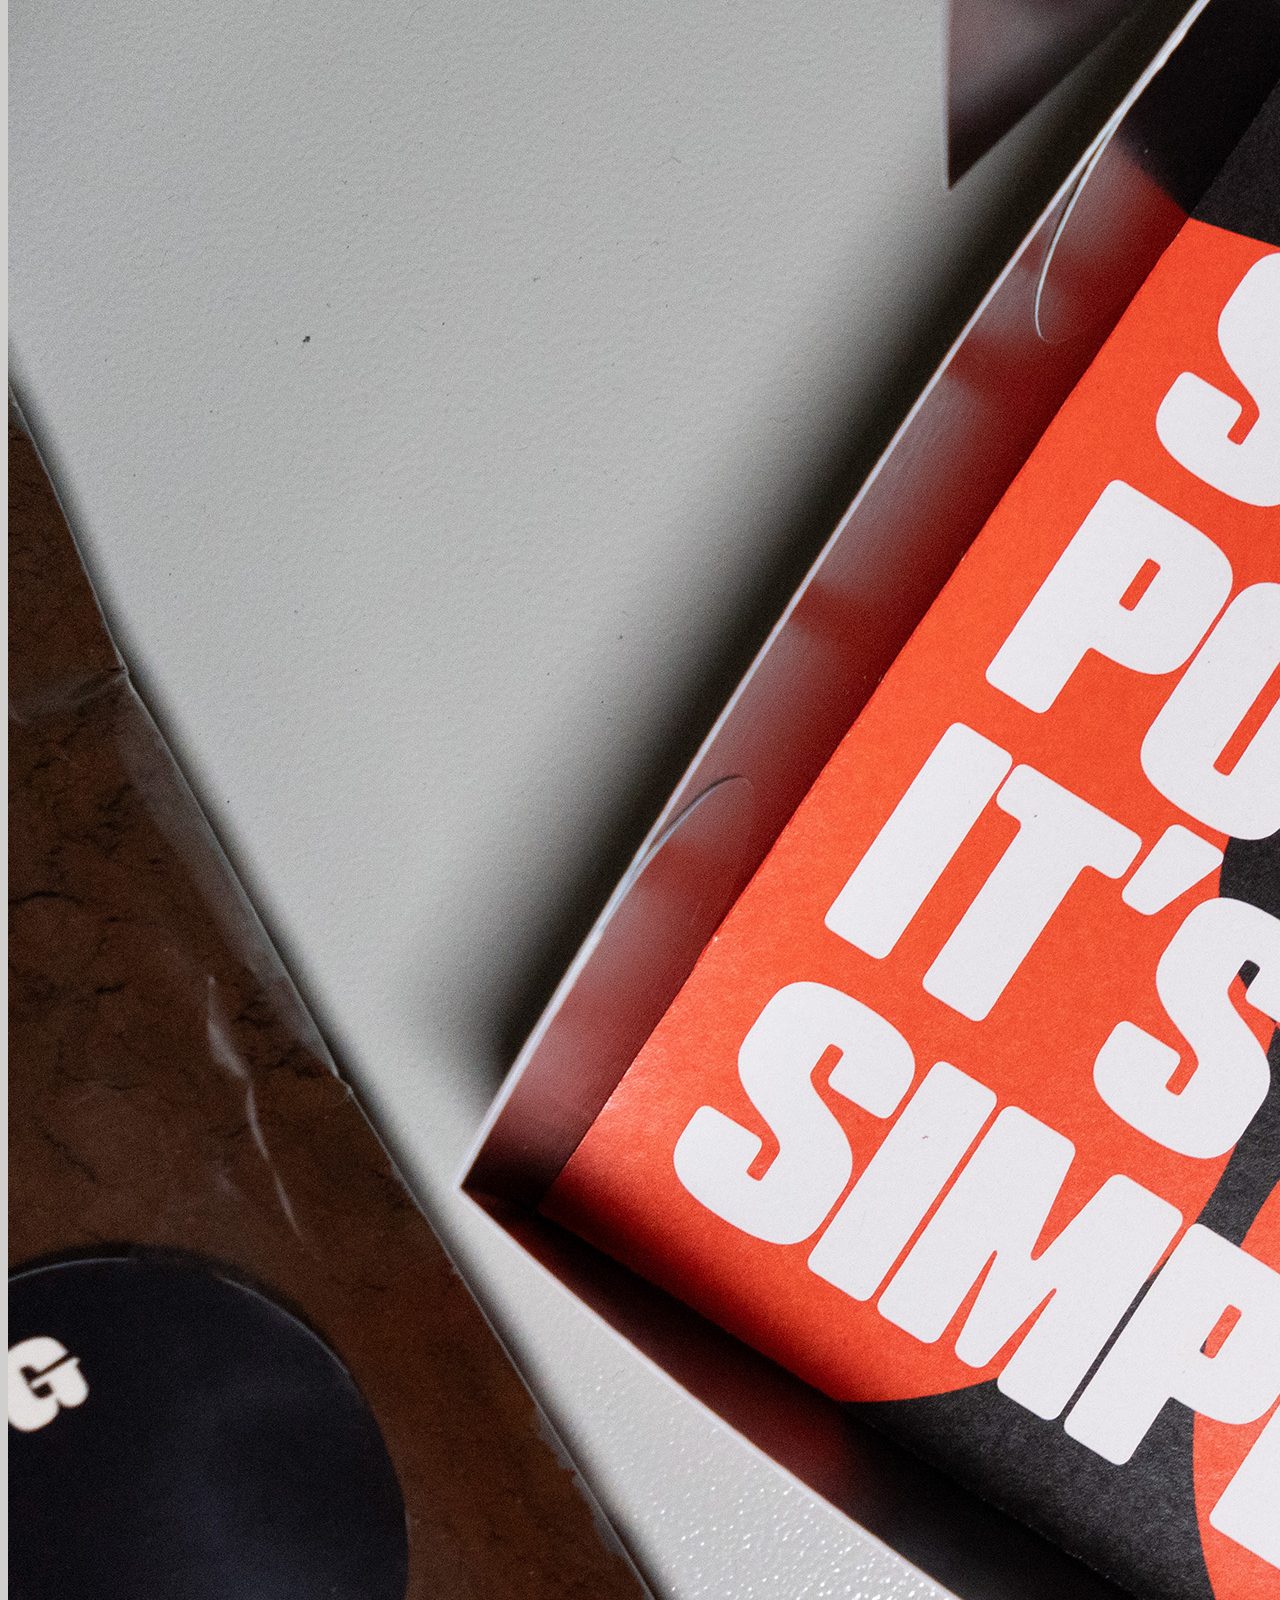
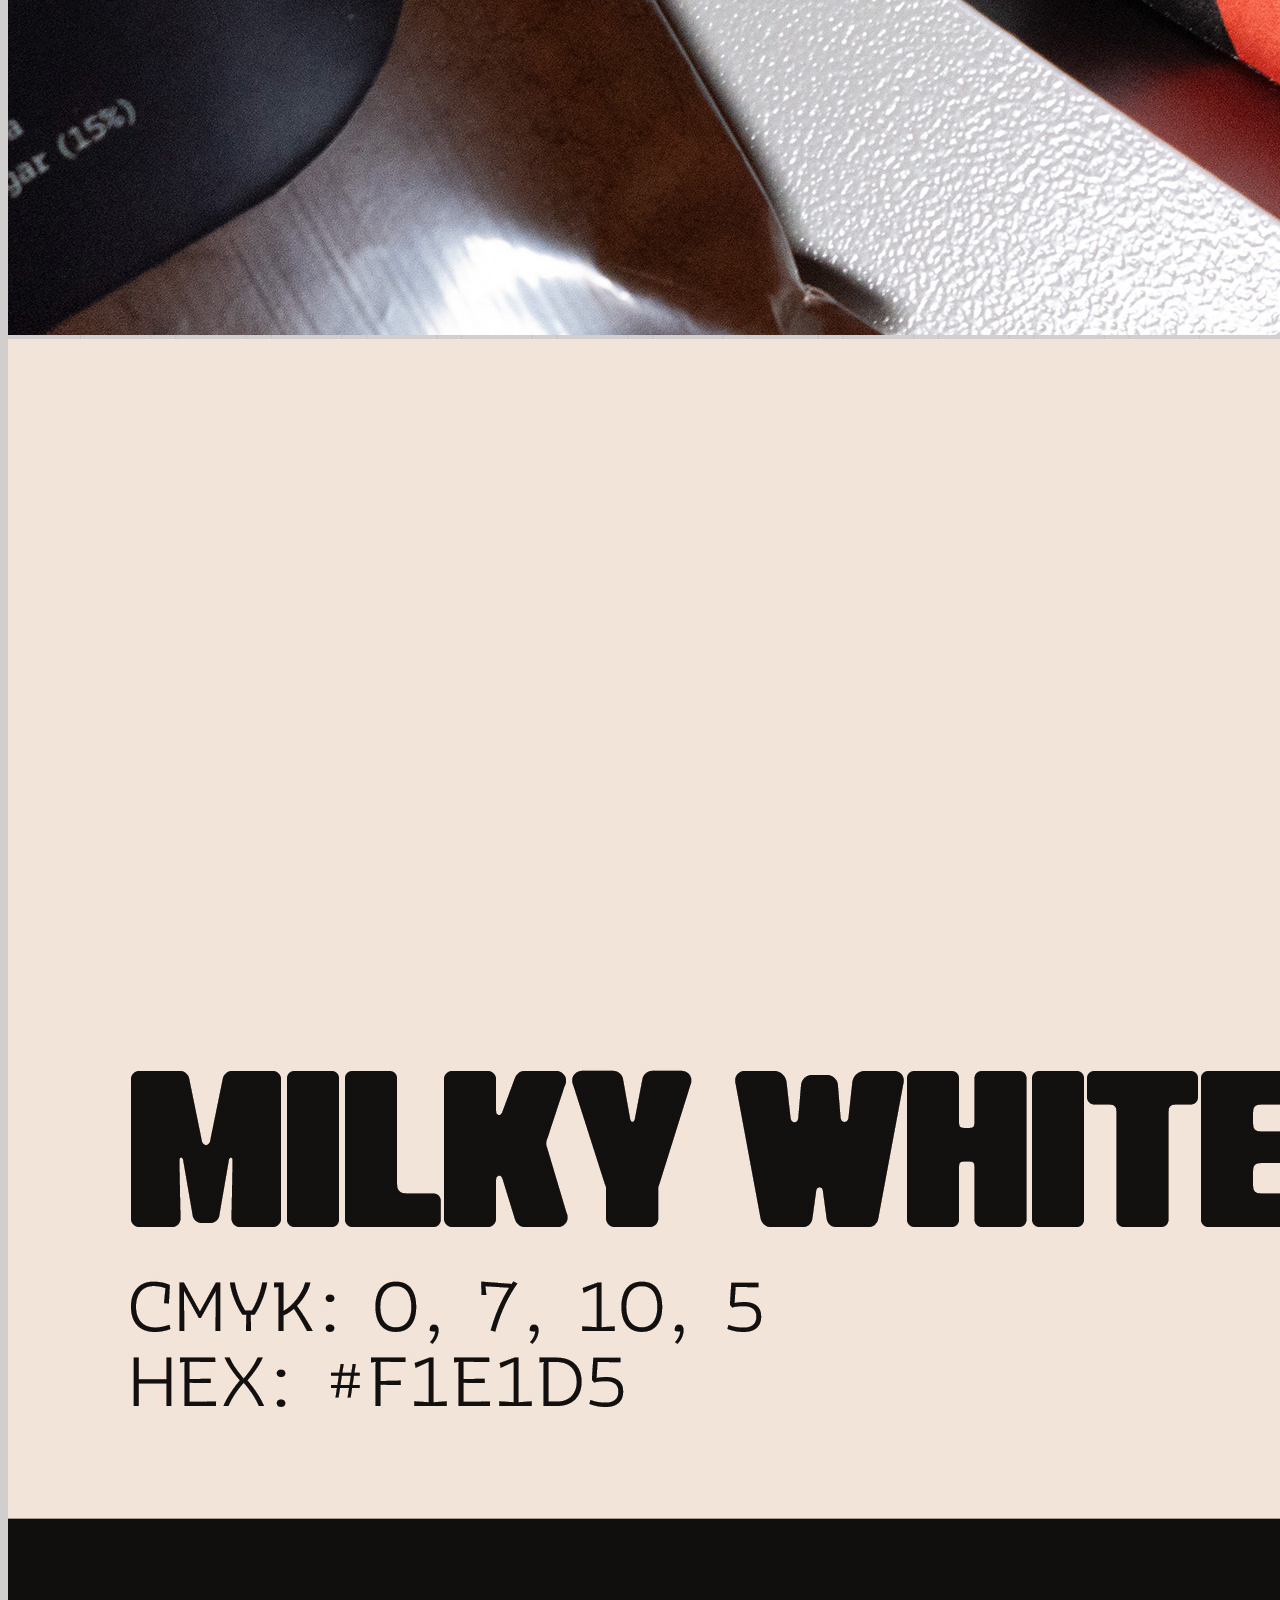
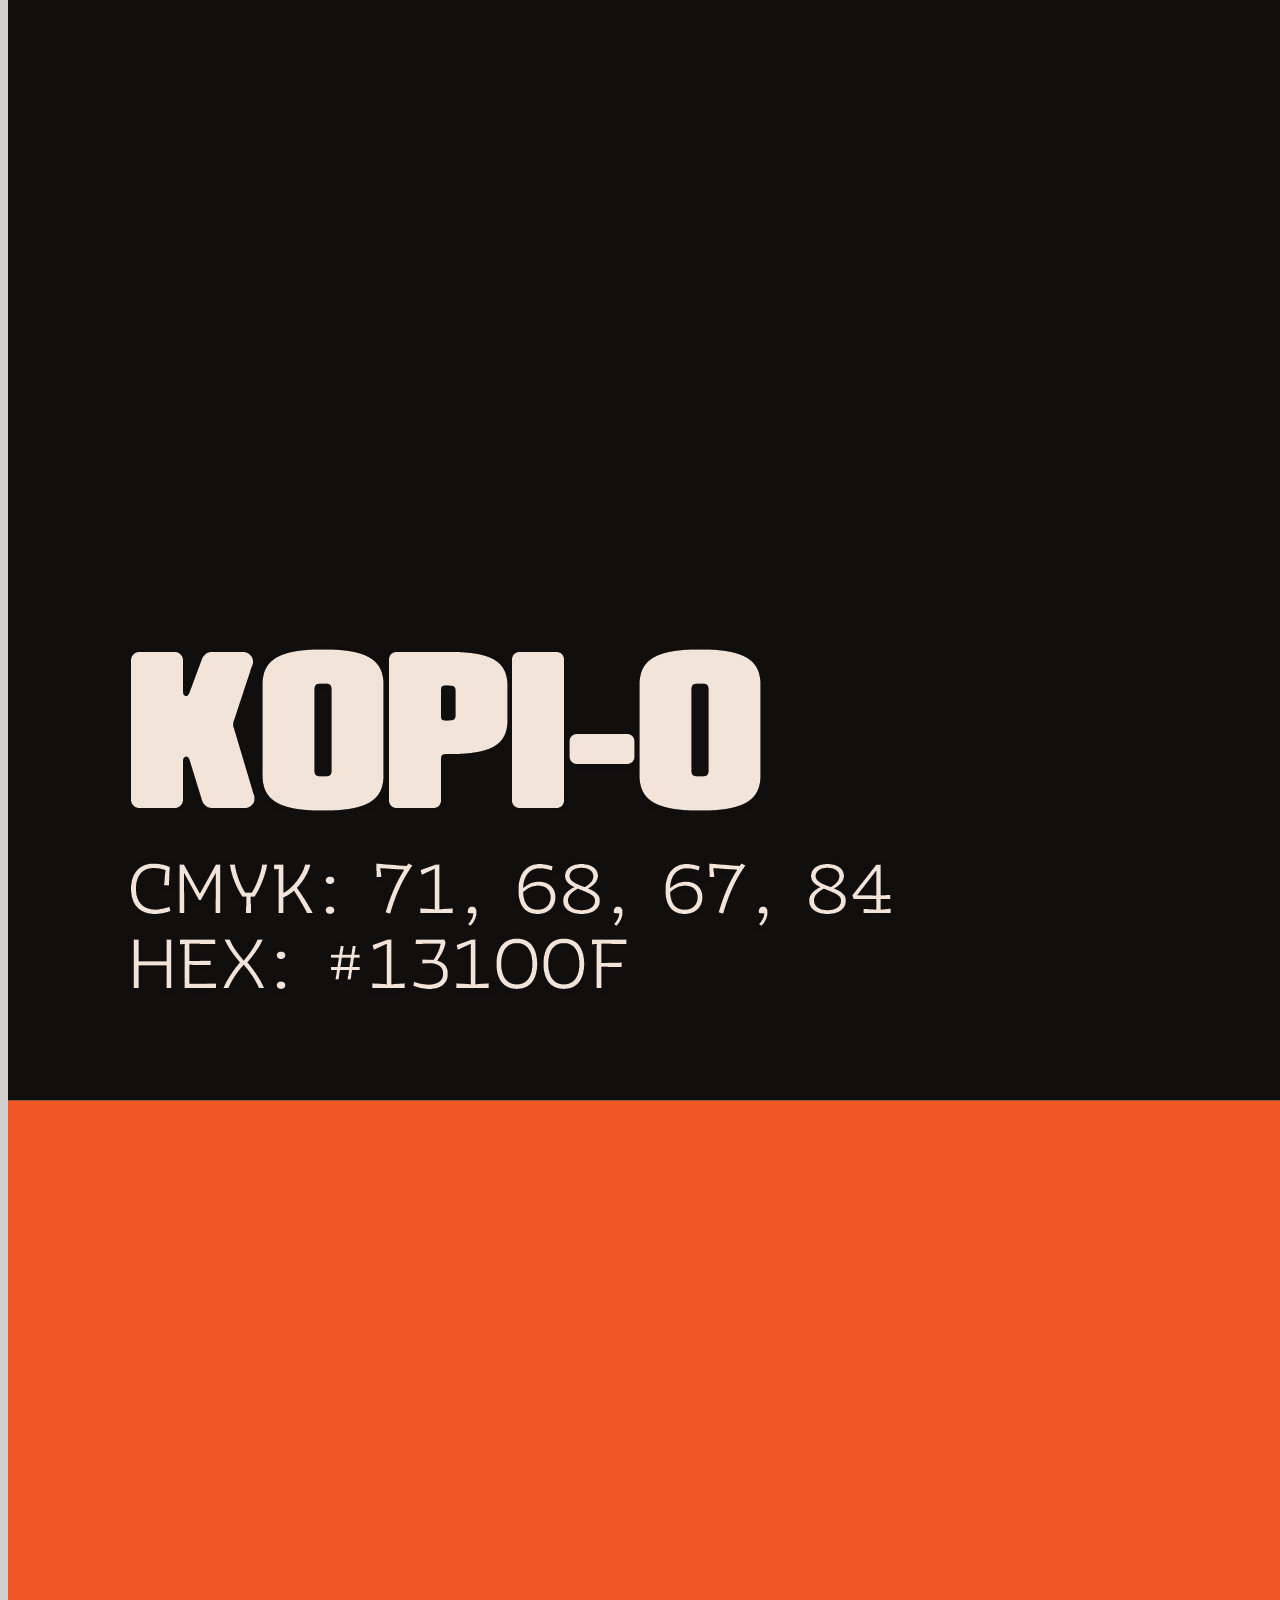
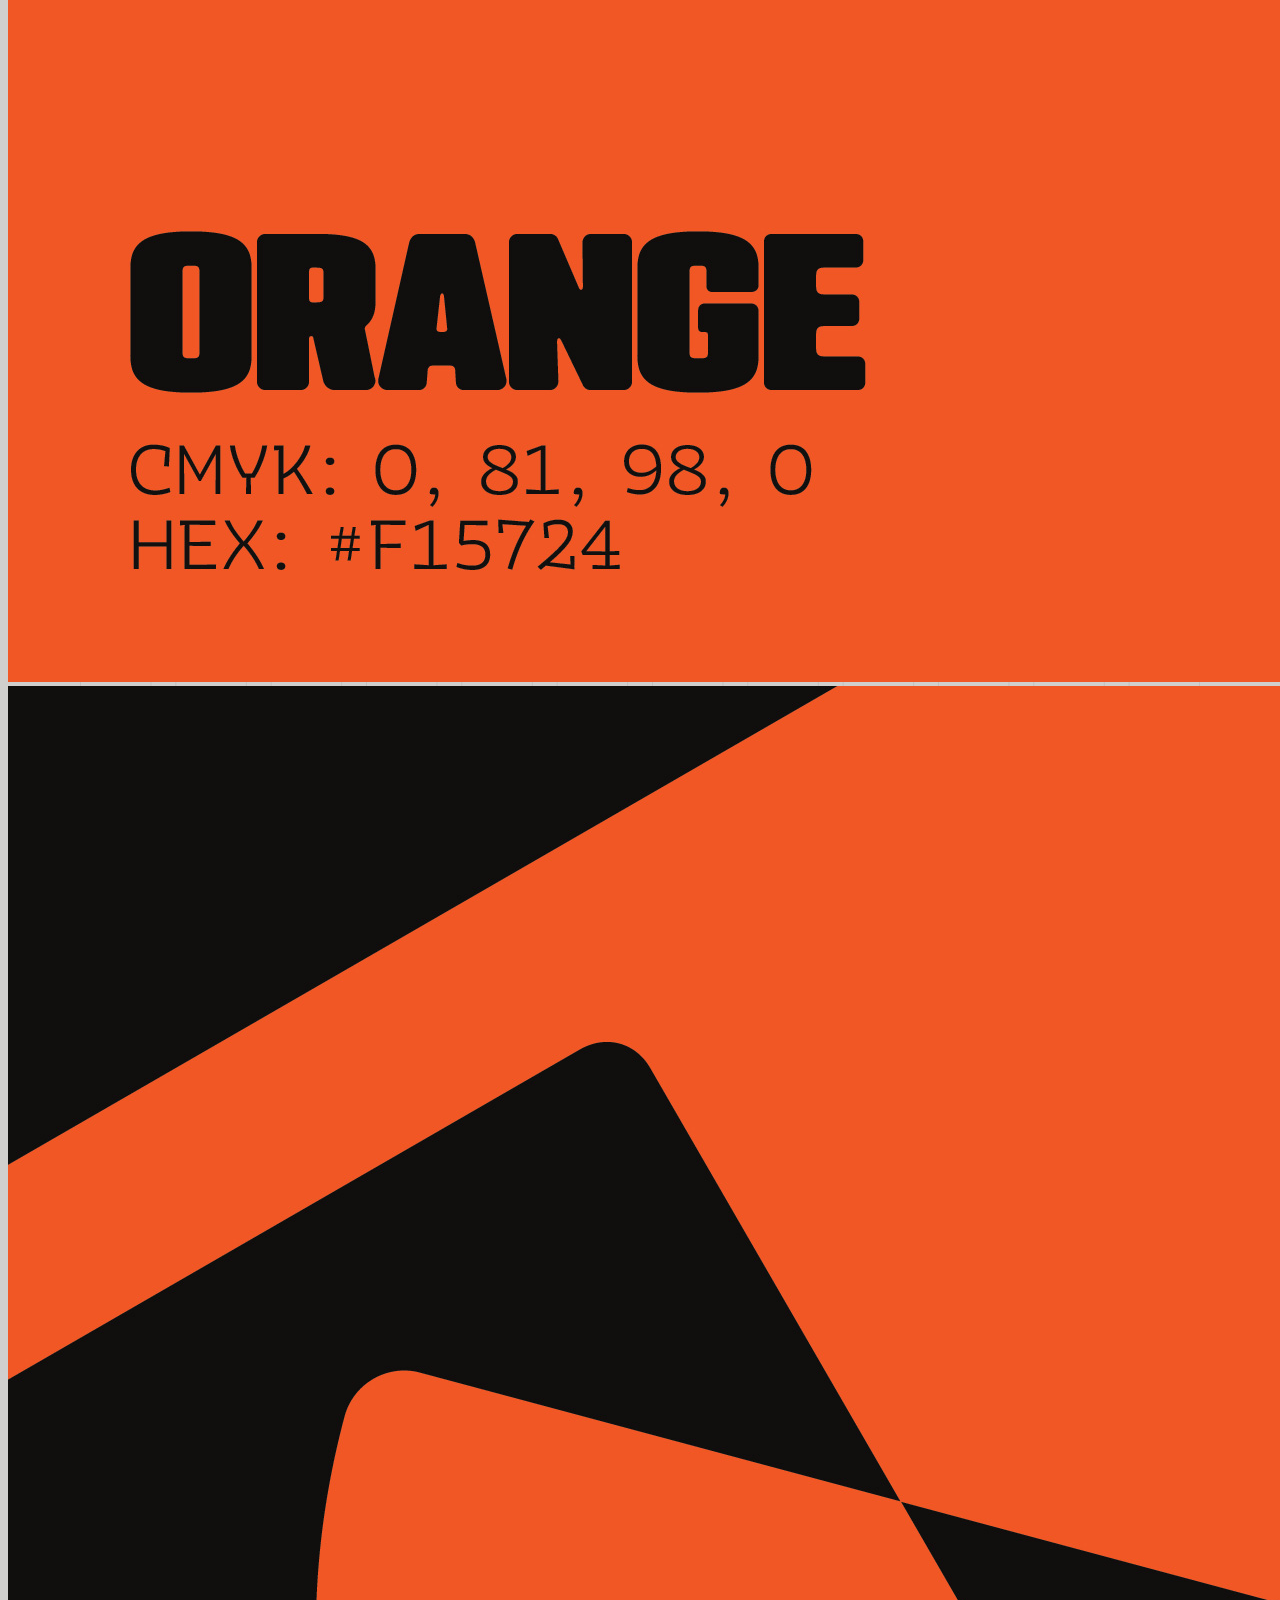
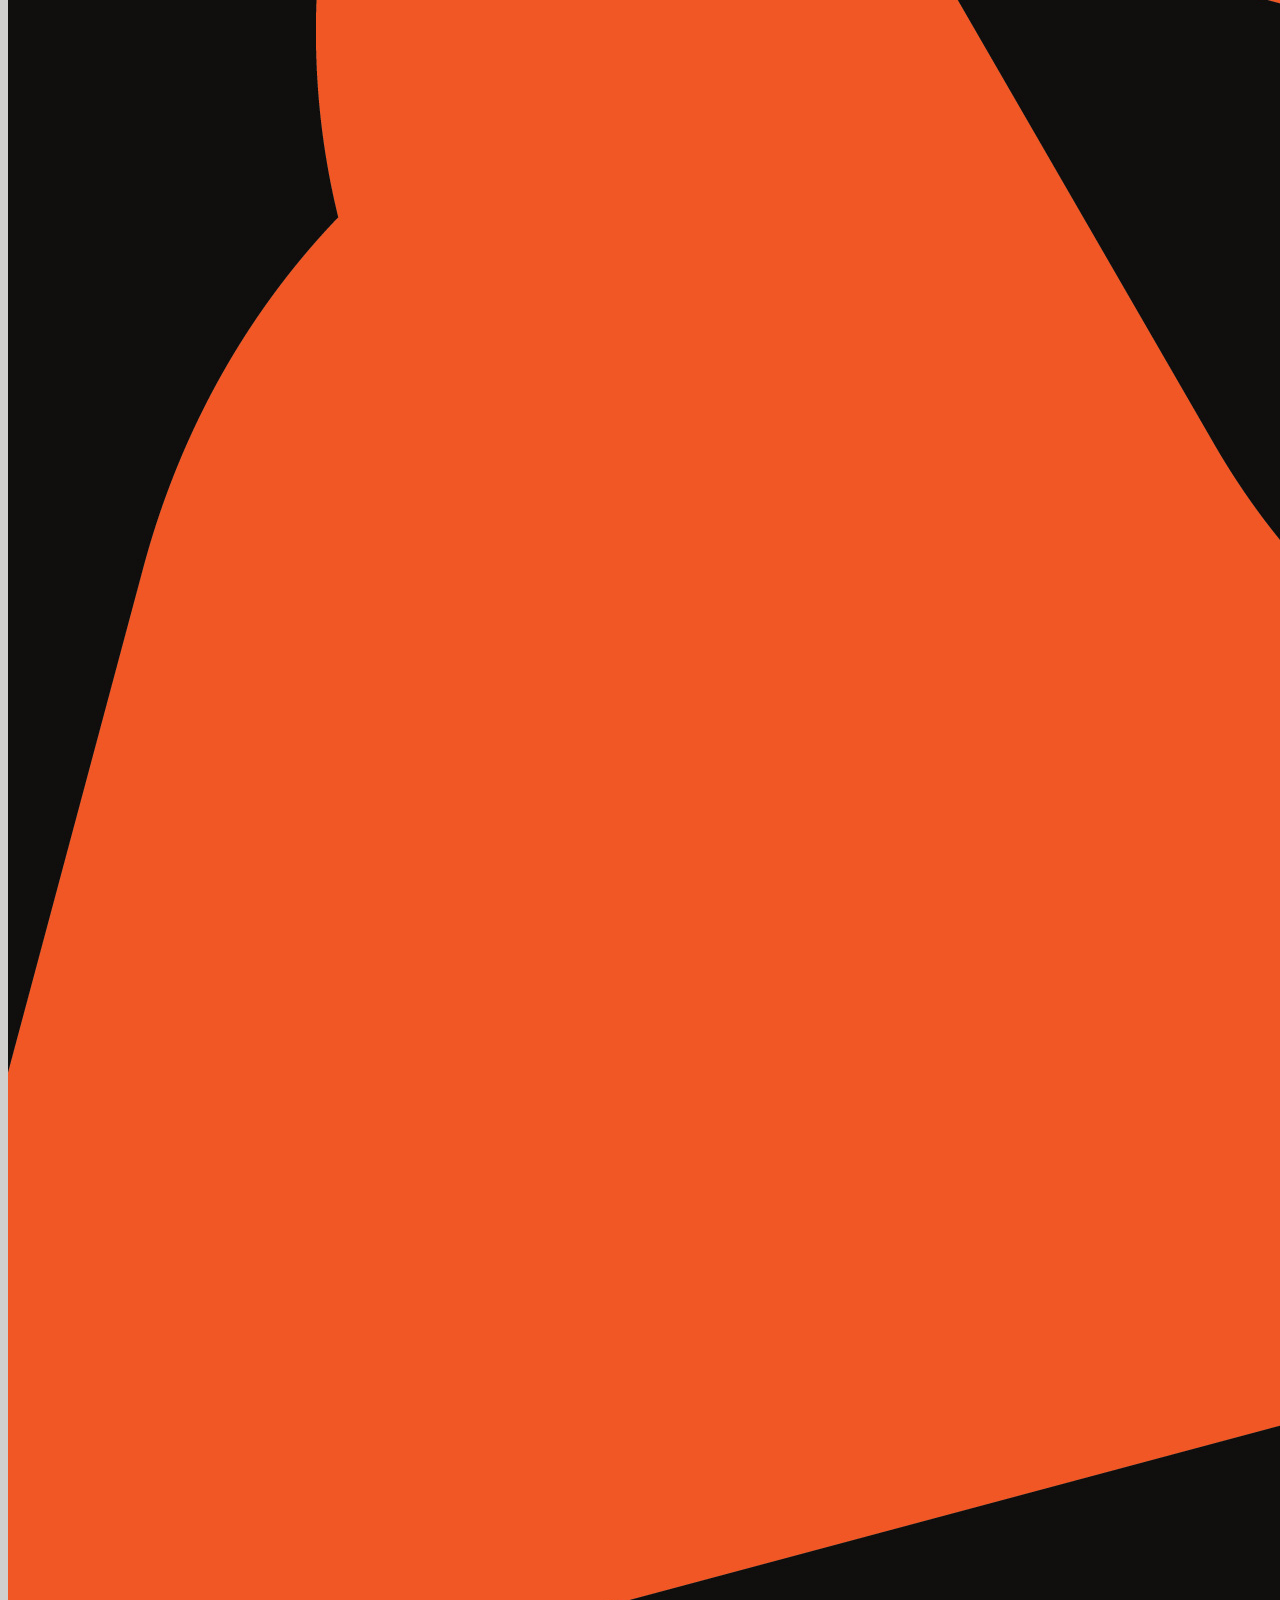
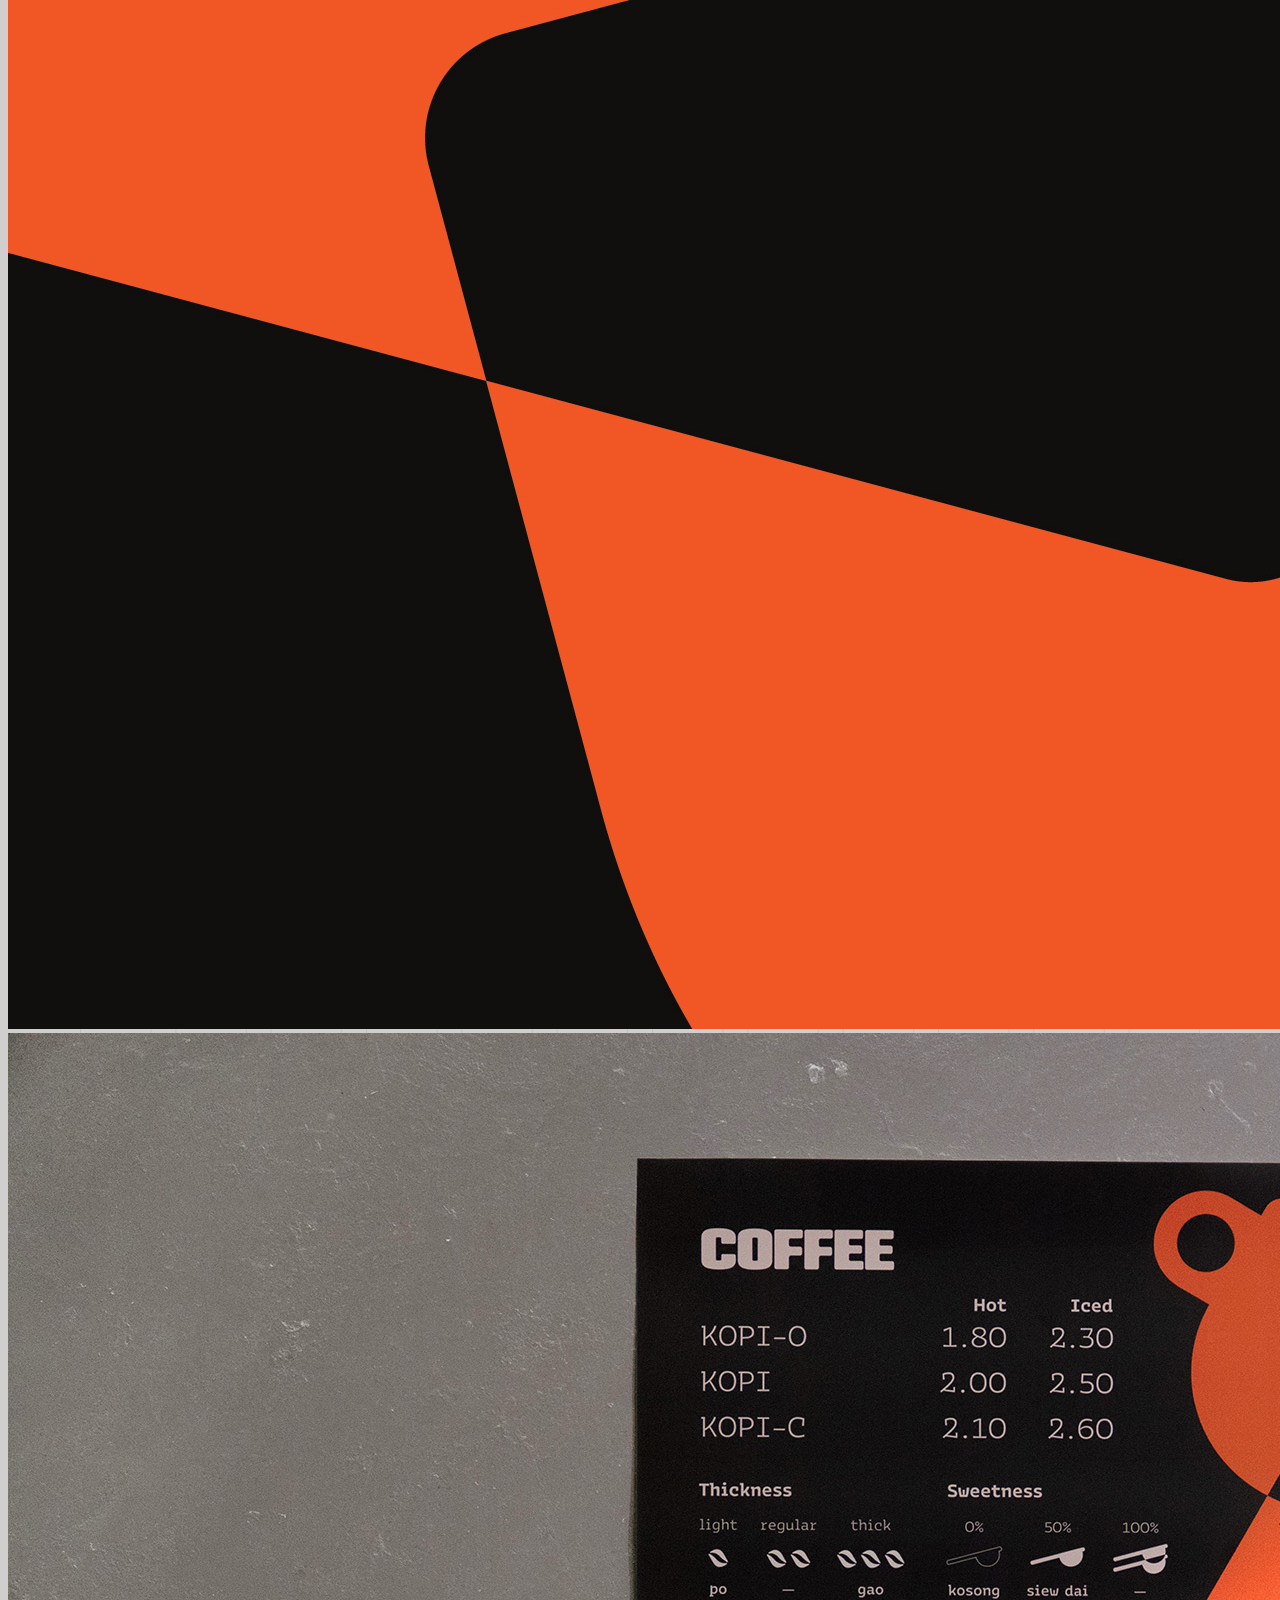
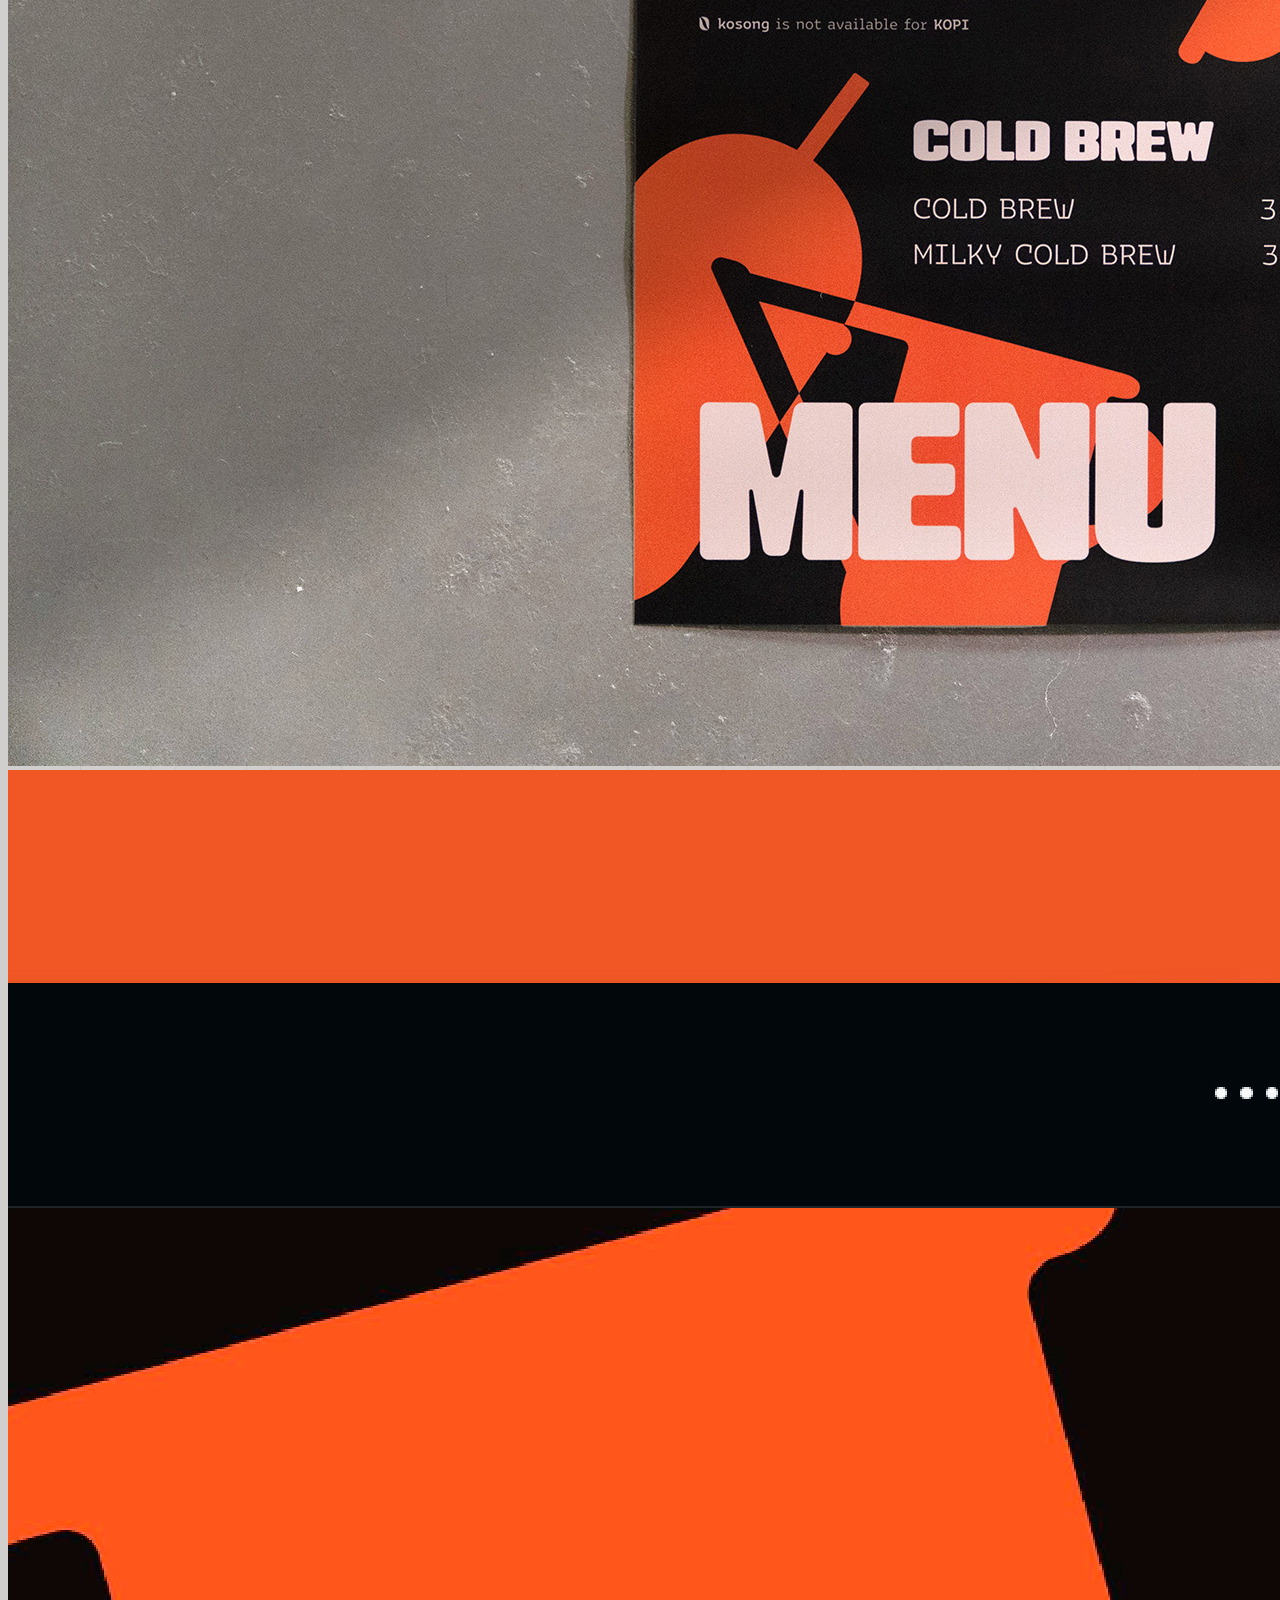
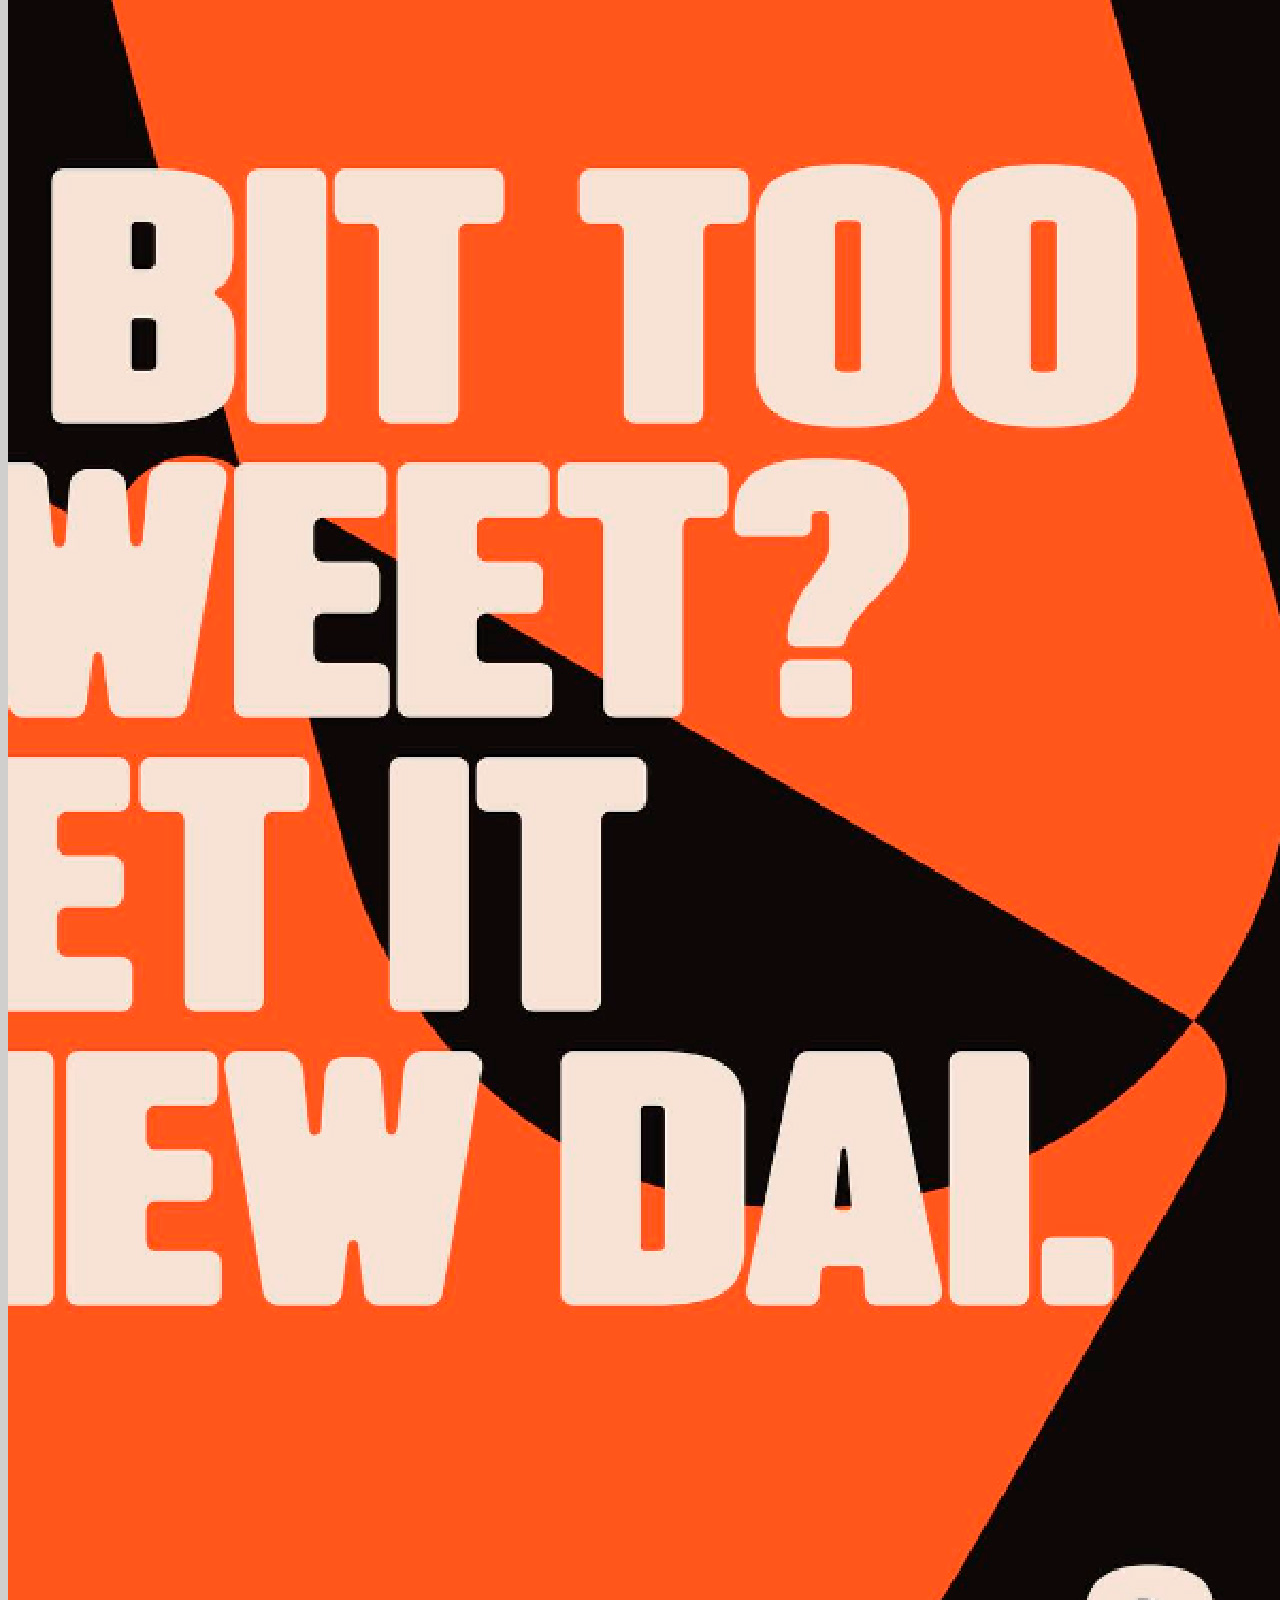
<file: projects/gao.html>
<!doctype html>
<html lang="en">
  <head>
    <meta charset="utf-8">
    <meta name="viewport" content="width=device-width, initial-scale=1">
    <title>Kai Wen Wong | GAO</title>
    <link href="https://cdn.jsdelivr.net/npm/bootstrap@5.3.8/dist/css/bootstrap.min.css" rel="stylesheet" integrity="sha384-sRIl4kxILFvY47J16cr9ZwB07vP4J8+LH7qKQnuqkuIAvNWLzeN8tE5YBujZqJLB" crossorigin="anonymous">
    <link rel="stylesheet" href="https://cdn.jsdelivr.net/npm/bootstrap-icons@1.13.1/font/bootstrap-icons.min.css">
    <link href="../css/stylesheet.css" rel="stylesheet">
  </head>

  <body class="gao">

    <nav class="navbar sticky-top navbar-expand-md">
      <div class="container my-4">
        <a class="navbar-brand" href="../index.html">KAI WEN WONG</a>
        <button class="navbar-toggler" type="button" data-bs-toggle="collapse" data-bs-target="#navbarNav" aria-controls="navbarNav" aria-expanded="false" aria-label="Toggle navigation">
          <div id="nav-icon">
            <span class="toggler">Menu</span>
          </div>
        </button>

        <div class="collapse navbar-collapse justify-content-end gap-2" id="navbarNav">
          <ul class="navbar-nav gap-4">
            <li class="nav-item"><a class="nav-link" href="../projects.html">Projects</a></li>
            <li class="nav-item"><a class="nav-link" href="../photography.html">Photography</a></li>
            <li class="nav-item"><a class="nav-link" href="../contact.html">Contact</a></li>
          </ul>
          
        </div> <!-- .collapse navbar-collapse -->
      </div> <!-- .container my-3 -->
    </nav>

    <div class="row my-5">
    </div>

   <div class="container mt-5">
      <div class="row my-4">
        <div class="col-lg-10 offset-lg-2">
          <header>
            <h6>Title</h6>
            <h1 class="text-uppercase lh-1">GAO by Lam Yeo Coffee</h1>
          </header>
        </div>
      </div> <!-- .row -->
    
      <div class="row my-3">
        <div class="col-8 col-lg-2 info">
          <section class="category">
            <h6>Category</h6>
            <p>Brand Design<br>Design System</p>
          </section>

          <section class="d-none d-lg-block year">
            <h6>Year</h6>
            <p>2025</p>
          </section>
        </div> 

        <div class="col-4 d-lg-none year">
          <section class="year">
            <h6>Year</h6>
            <p>2025</p>
          </section>
        </div>

        <div class="col-lg-10 mb-2">
          <img src="../images/gao/gaocover.jpg" class="img-fluid" alt="Cover">
        </div>
      </div> <!-- .row -->

      <div class="row d-flex">
        <div class="col-lg-4 order-lg-last my-2 content">
          <p>GAO is a cafe that represents the thickness and intensity of traditional kopi. Through its bold and vibrant identity. GAO aims to modernise and elevate the status of traditional kopi and spread its culture and knowledge among young adults in&nbsp;Singapore.</p>
          <p>Inspired by the plethora of specialty cafés in Singapore, GAO is designed to redefine traditional kopi as its own kind of specialty coffee, renewing current preconceived notions of kopi among young&nbsp;Singaporeans.</p>
        </div>

        <div class="col-lg-8 my-2 feature">
          <img src="../images/gao/KWW02078_web.jpg" class="img-fluid" alt="Cover">
        </div>
      </div> <!-- .row -->

      <div class="row my-2">
        <div class="col-6 col-lg-6">
          <img src="../images/gao/portfolio-49.jpg" class="img-fluid" alt="colour palette">
        </div>

        <div class="col-6 col-lg-6">
          <img src="../images/gao/portfolio-48.jpg" class="img-fluid" alt="assets">
        </div>

        <div class="col-12 mt-3">
          <img src="../images/gao/KWW02006_edit.jpg" class="img-fluid" alt="menu">
        </div>

        <div class="col-12 mt-3">
          <img src="../images/gao/ig mockup 2.jpg" class="img-fluid" alt="social media">
        </div>

        <div class="col-12 mt-3">
          <img src="../images/gao/KWW02093_web.jpg" class="img-fluid" alt="DIY kit">
        </div>
      </div>      

      <div class="row my-5 projnav">
        <section class="col-sm-12 col-lg-12 d-flex justify-content-between my-3">
            <a href="papergrain.html" class="nav-link" role="button">
              <i class="bi bi-arrow-left me-2"></i> Previous Project
            </a>

            <a href="chick.html" class="nav-link" role="button">
              Next Project <i class="bi bi-arrow-right ms-2"></i>
            </a>
        </section>
      </div>

     <div class="row my-5">
        <div class="col-12">
          <footer class="text-center">© 2025 Kai Wen Wong. All rights reserved.</footer>
        </div>
      </div>

    </div> <!-- .container mt-5 -->

    <script src="https://cdn.jsdelivr.net/npm/bootstrap@5.3.8/dist/js/bootstrap.bundle.min.js" integrity="sha384-FKyoEForCGlyvwx9Hj09JcYn3nv7wiPVlz7YYwJrWVcXK/BmnVDxM+D2scQbITxI" crossorigin="anonymous"></script>
    <script src="../js/javascript.js"></script>
  </body>
</html>
</file>
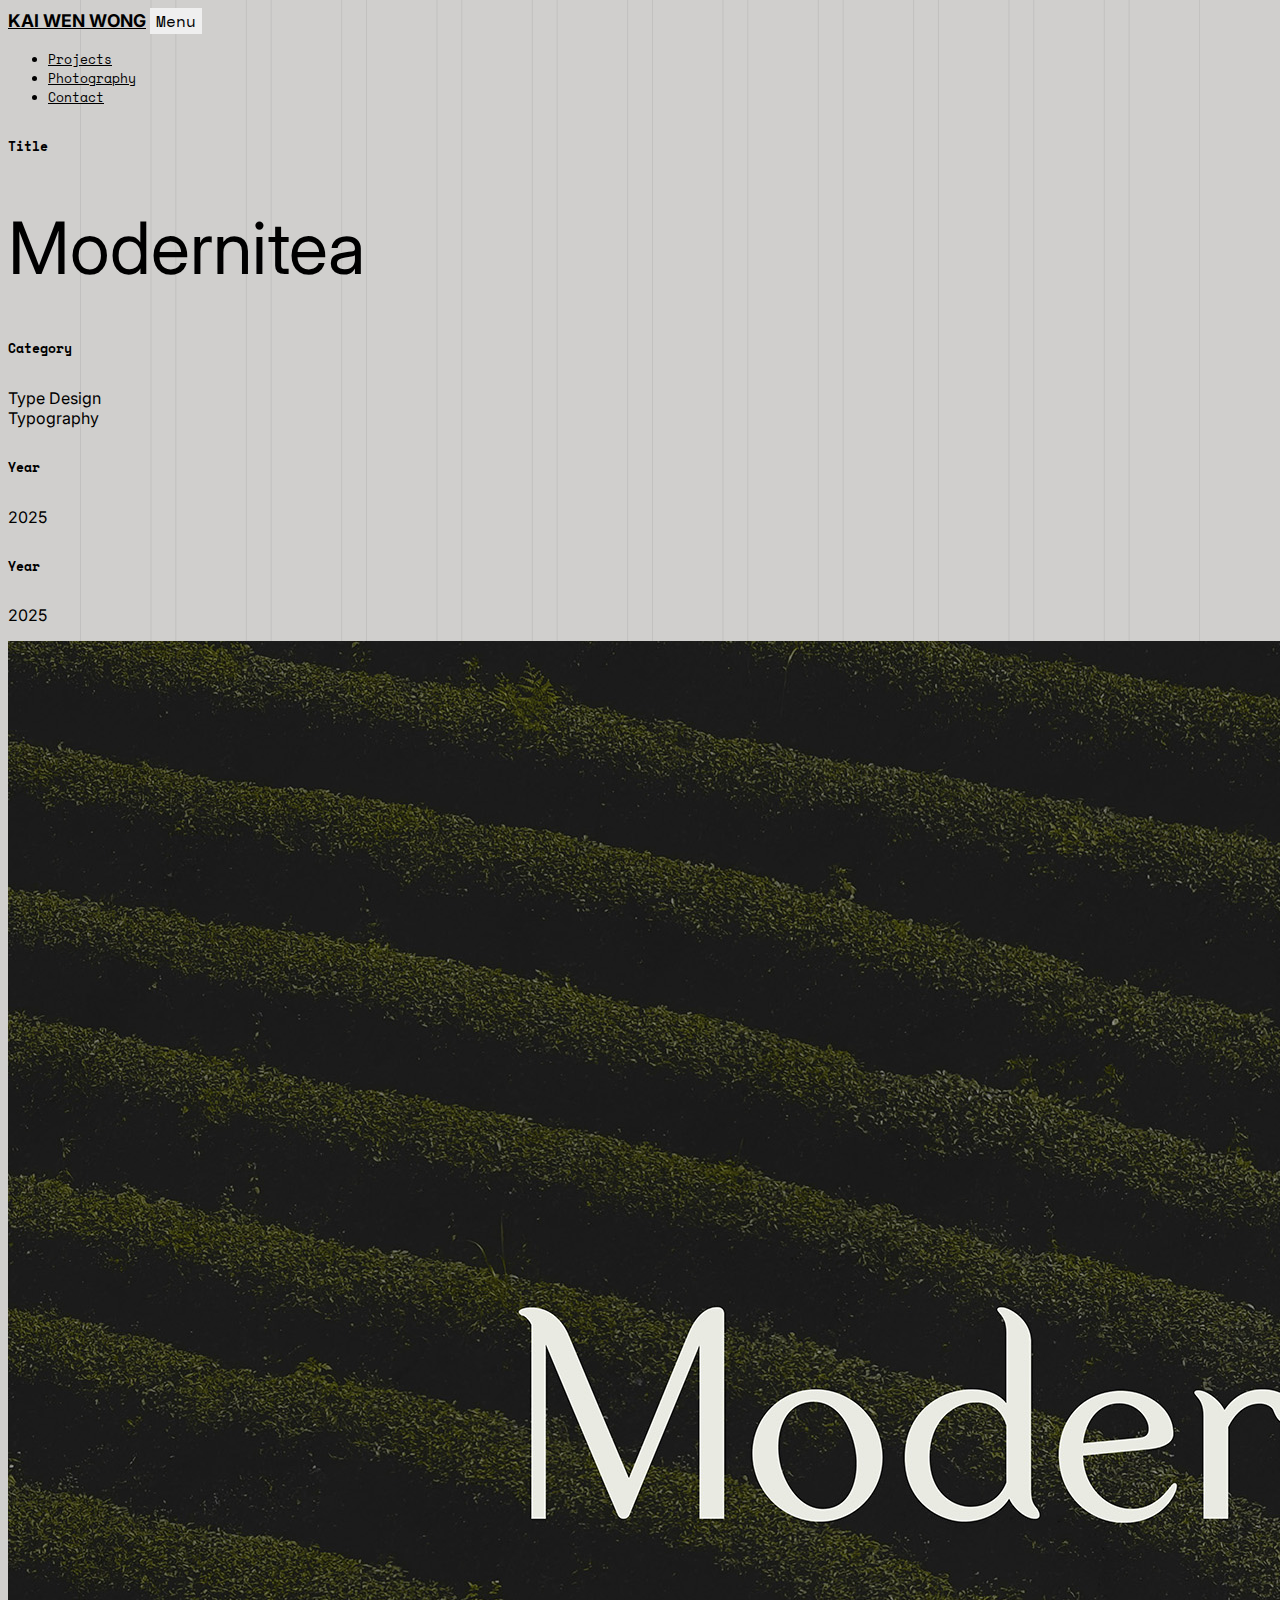
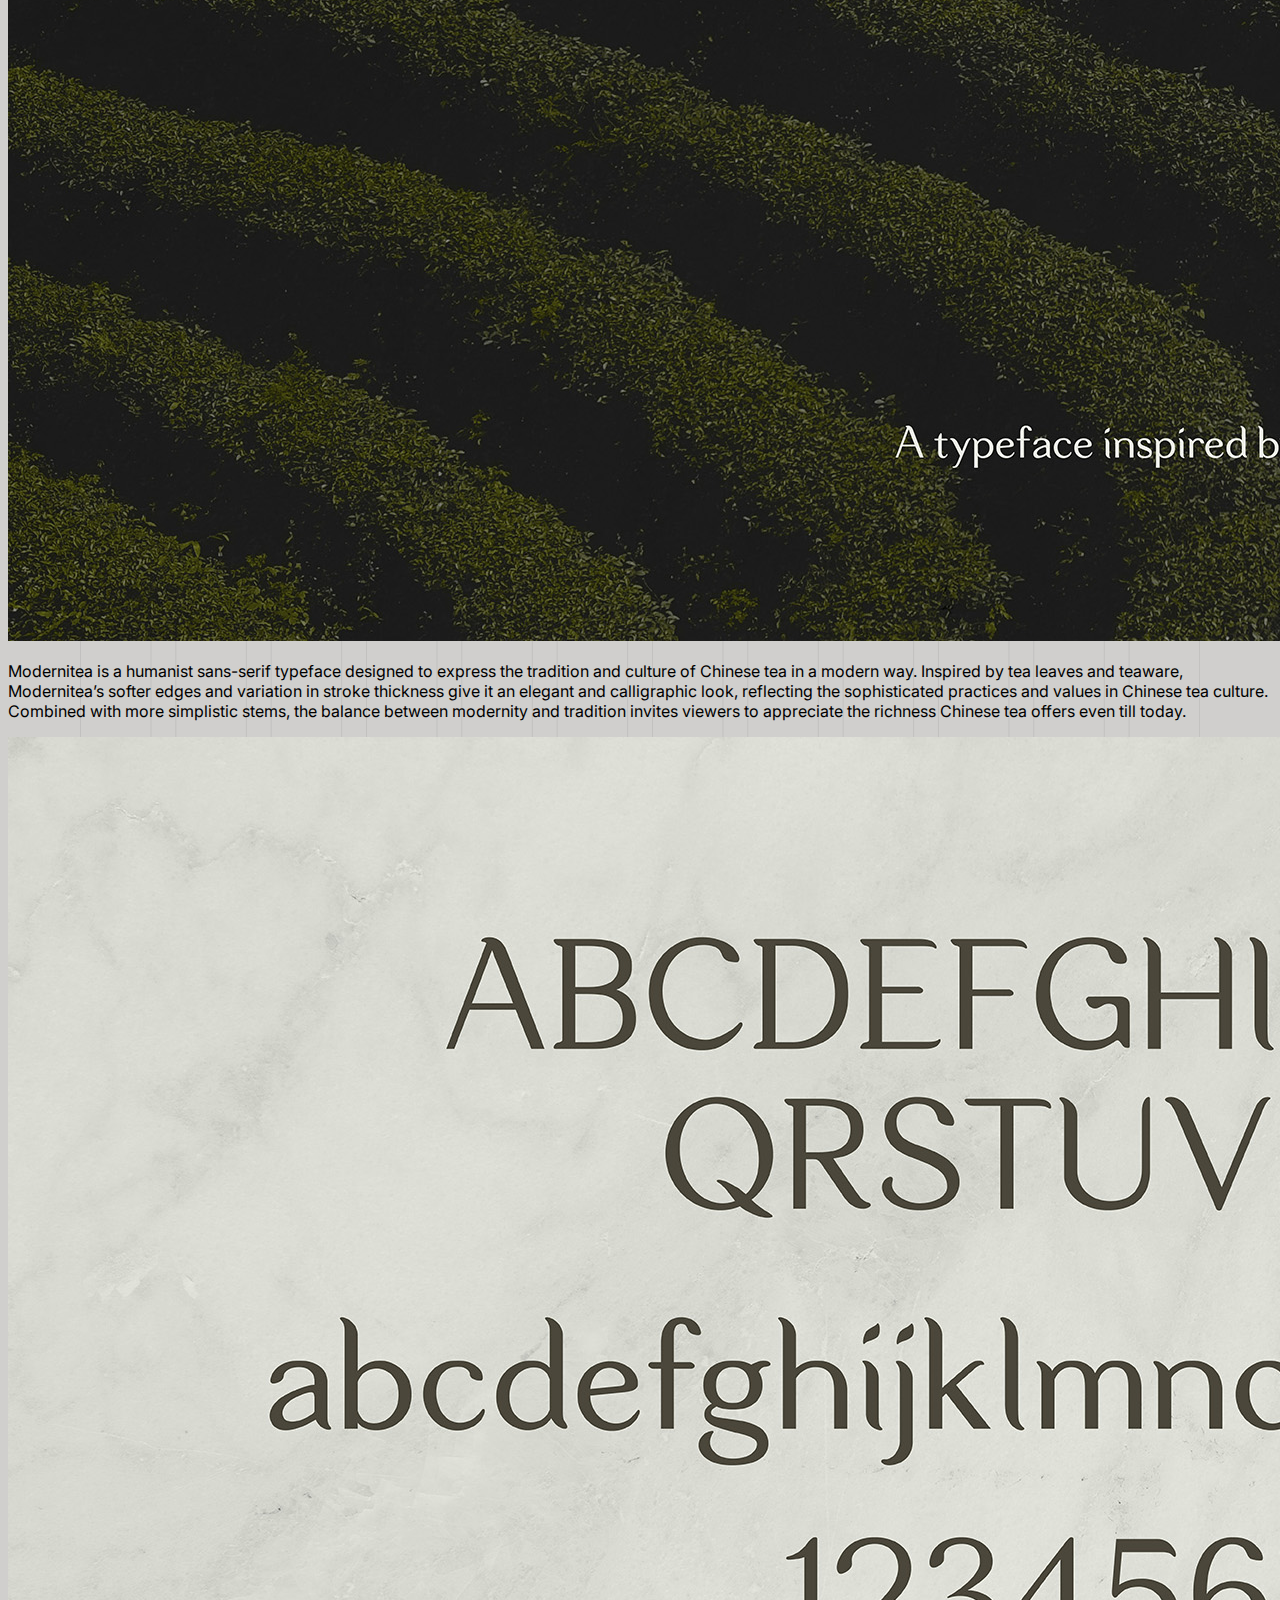
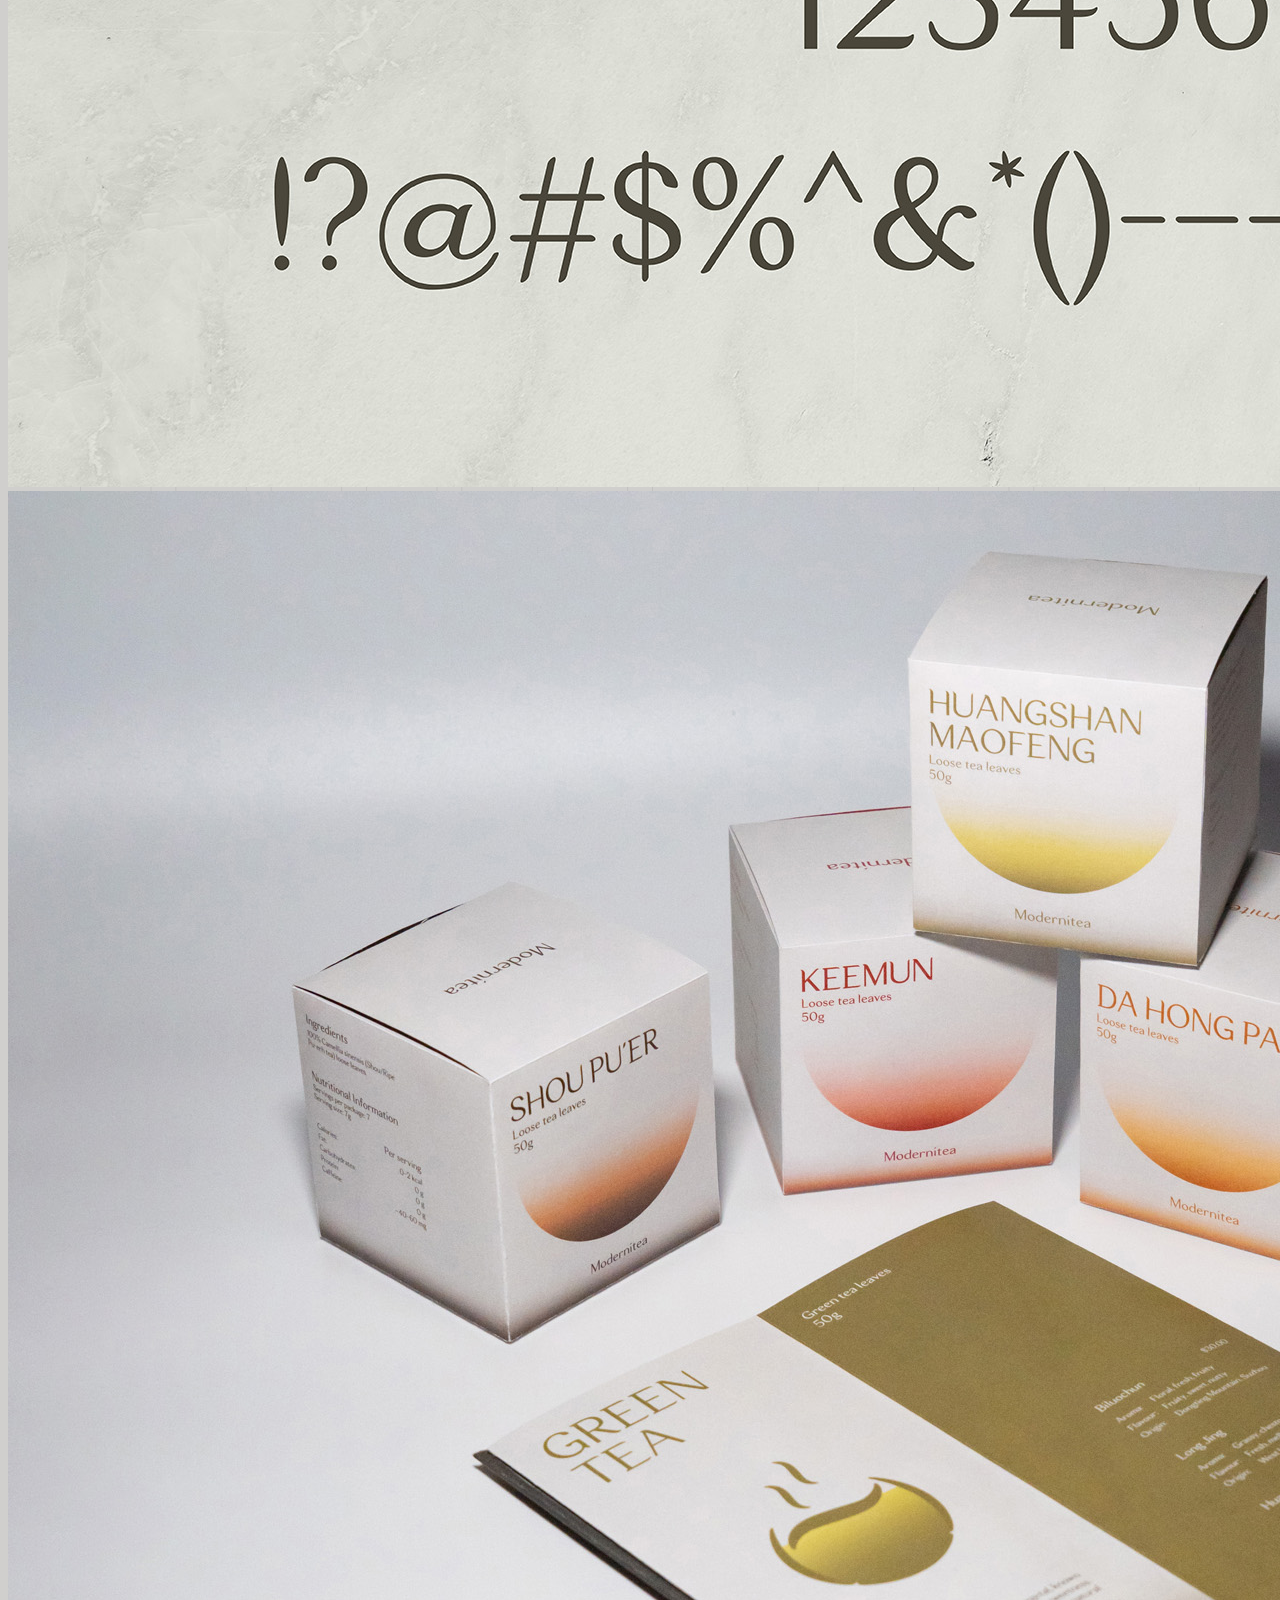
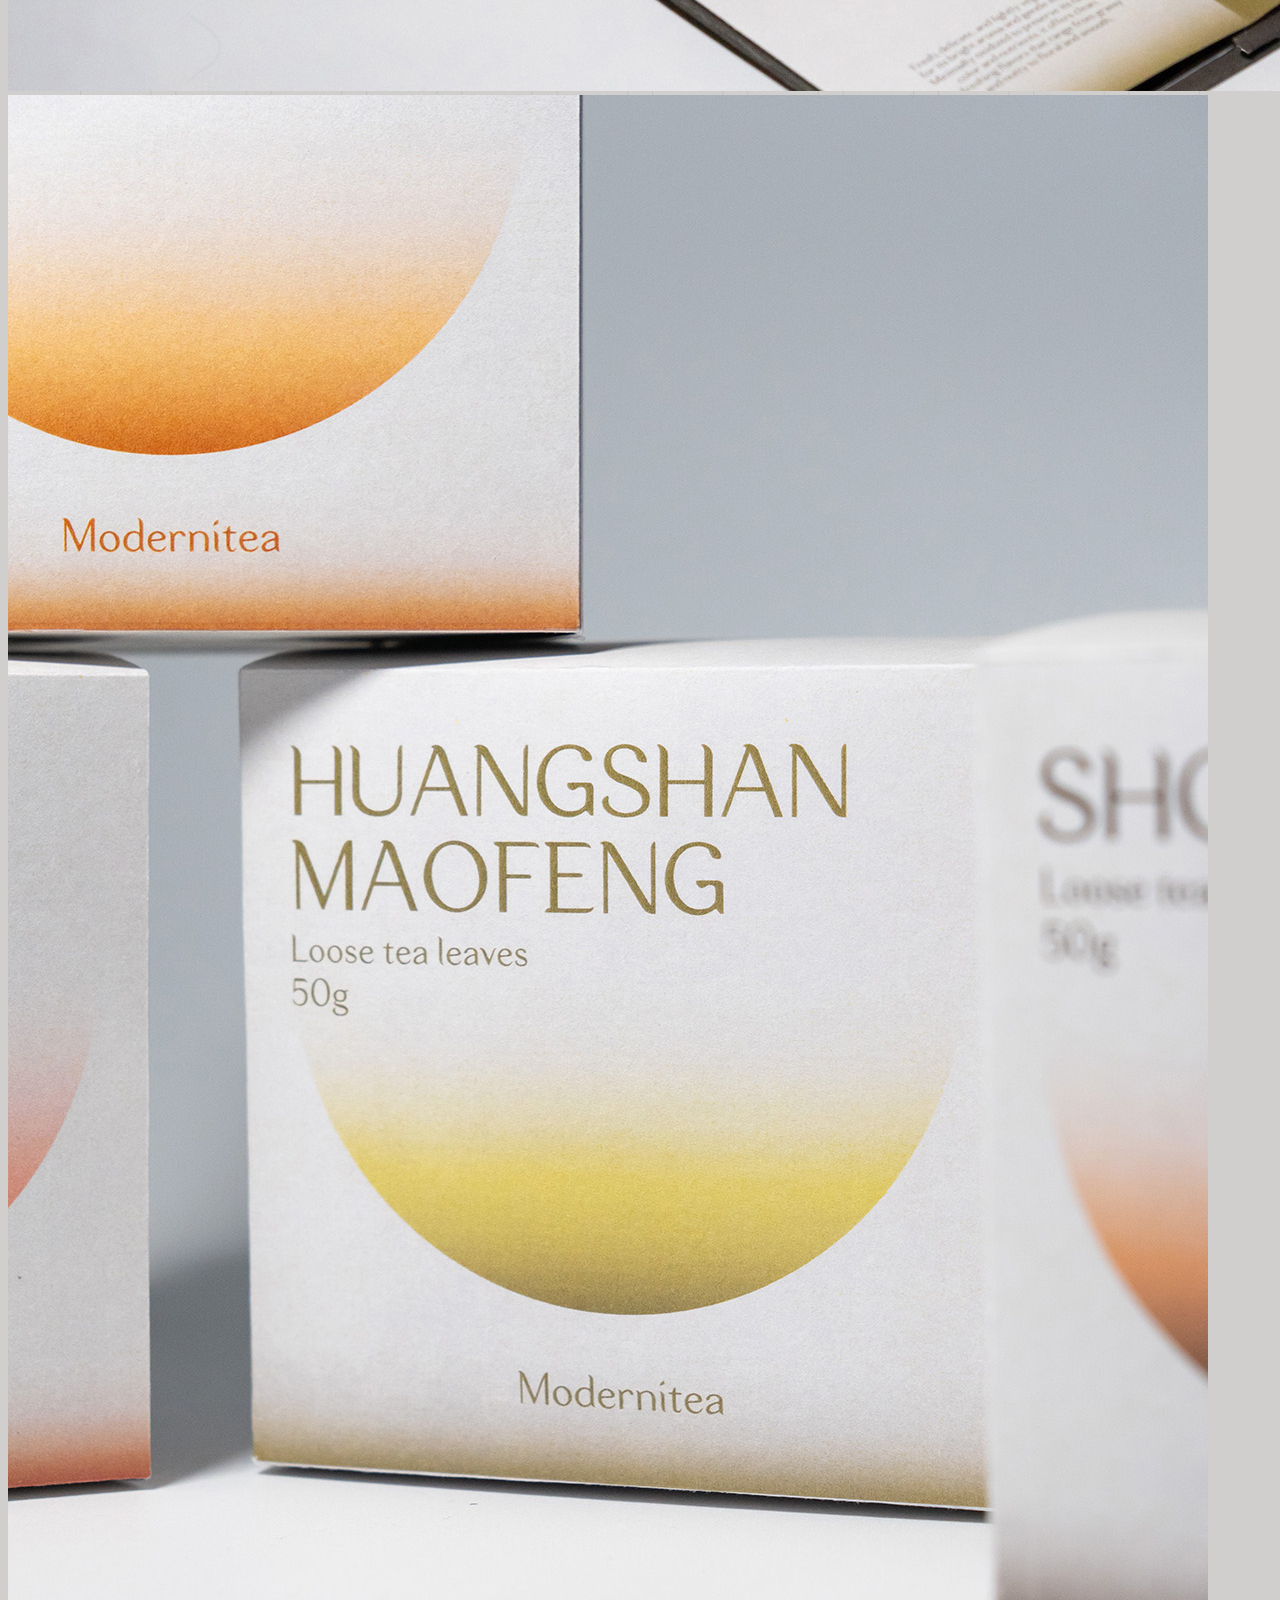
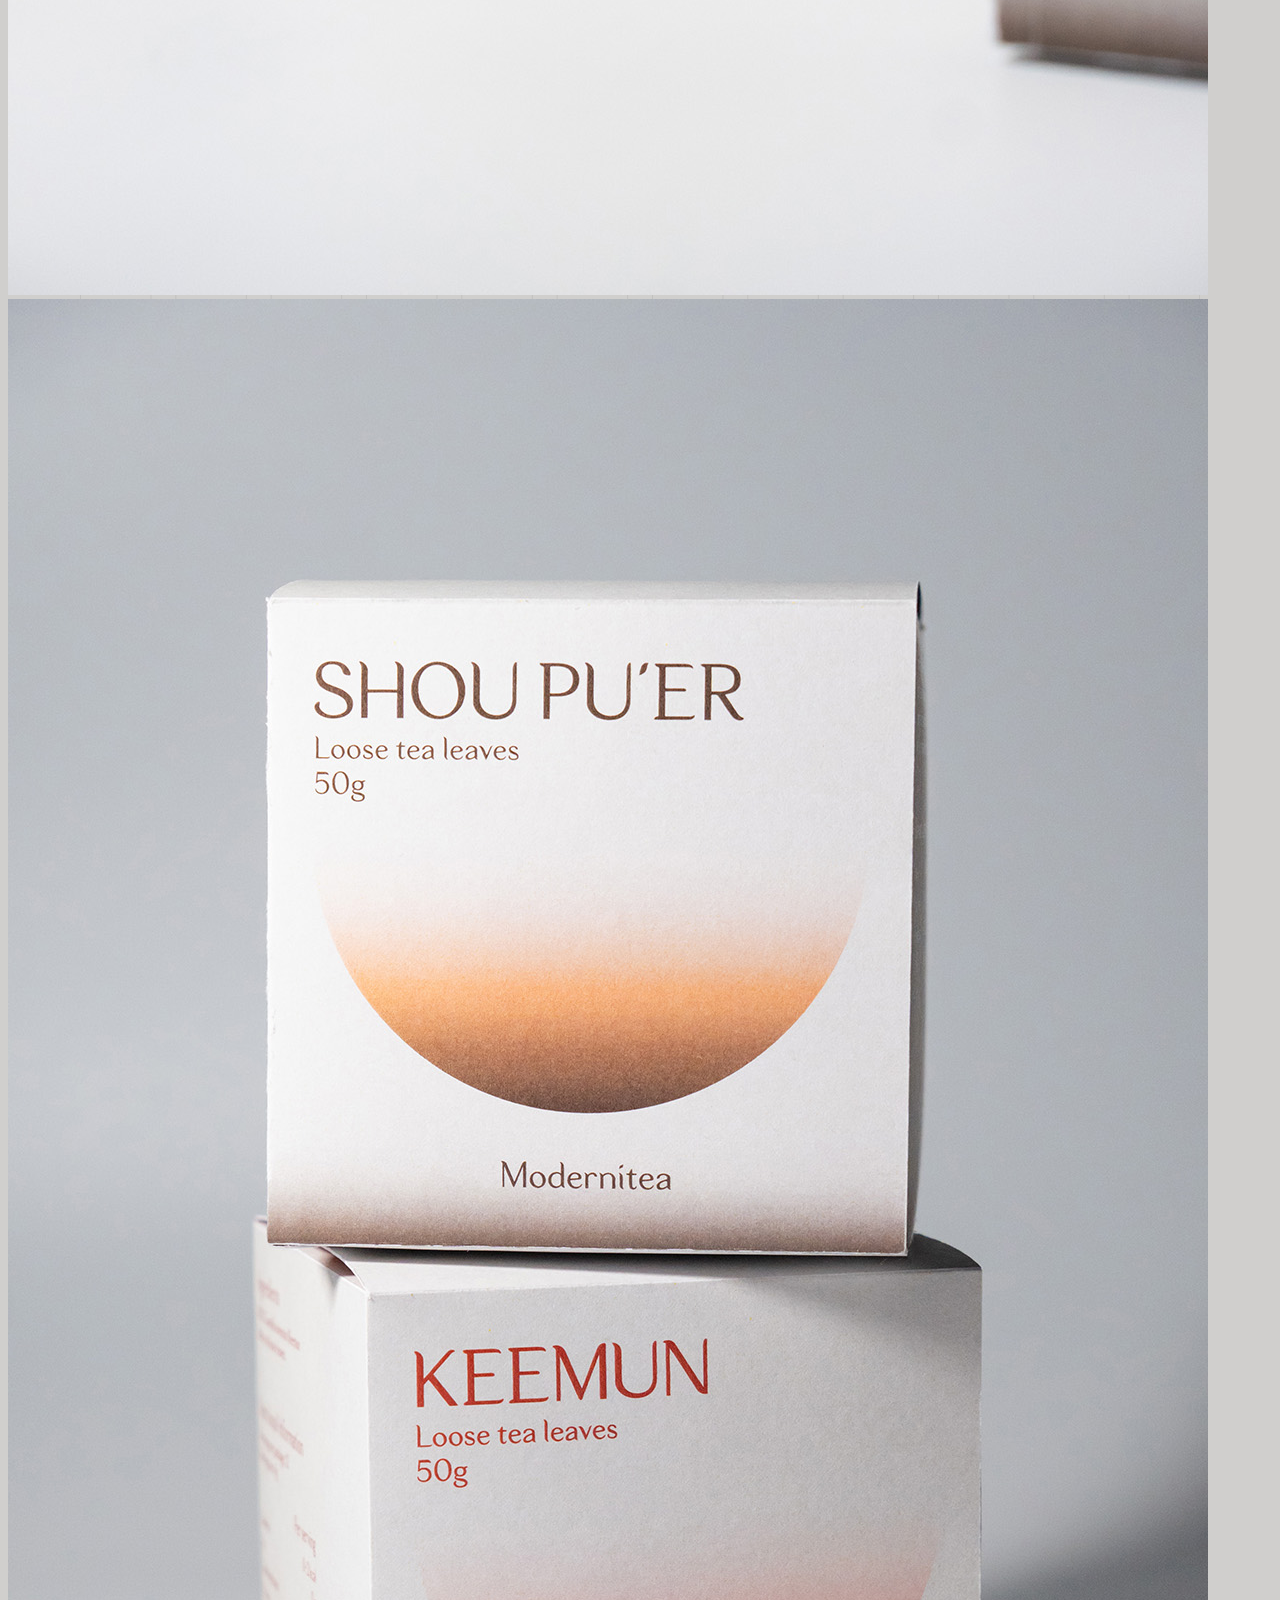
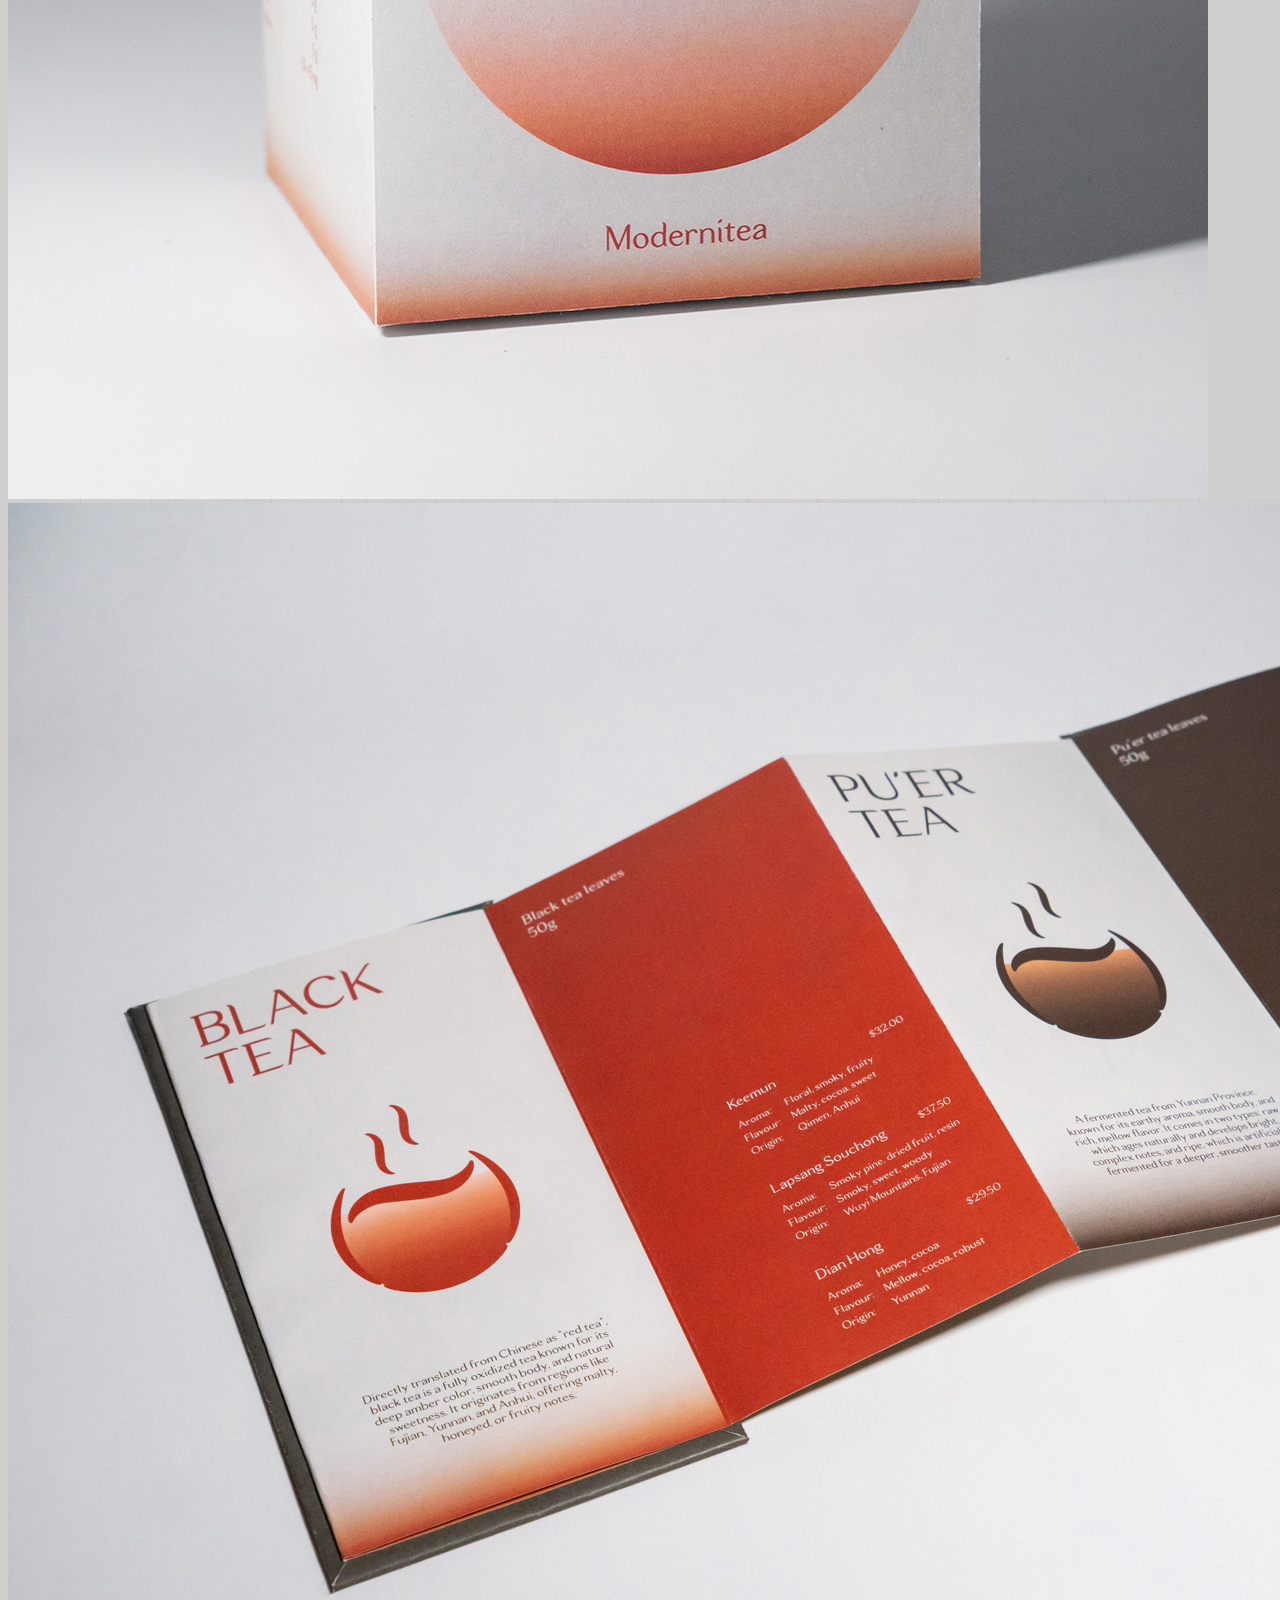
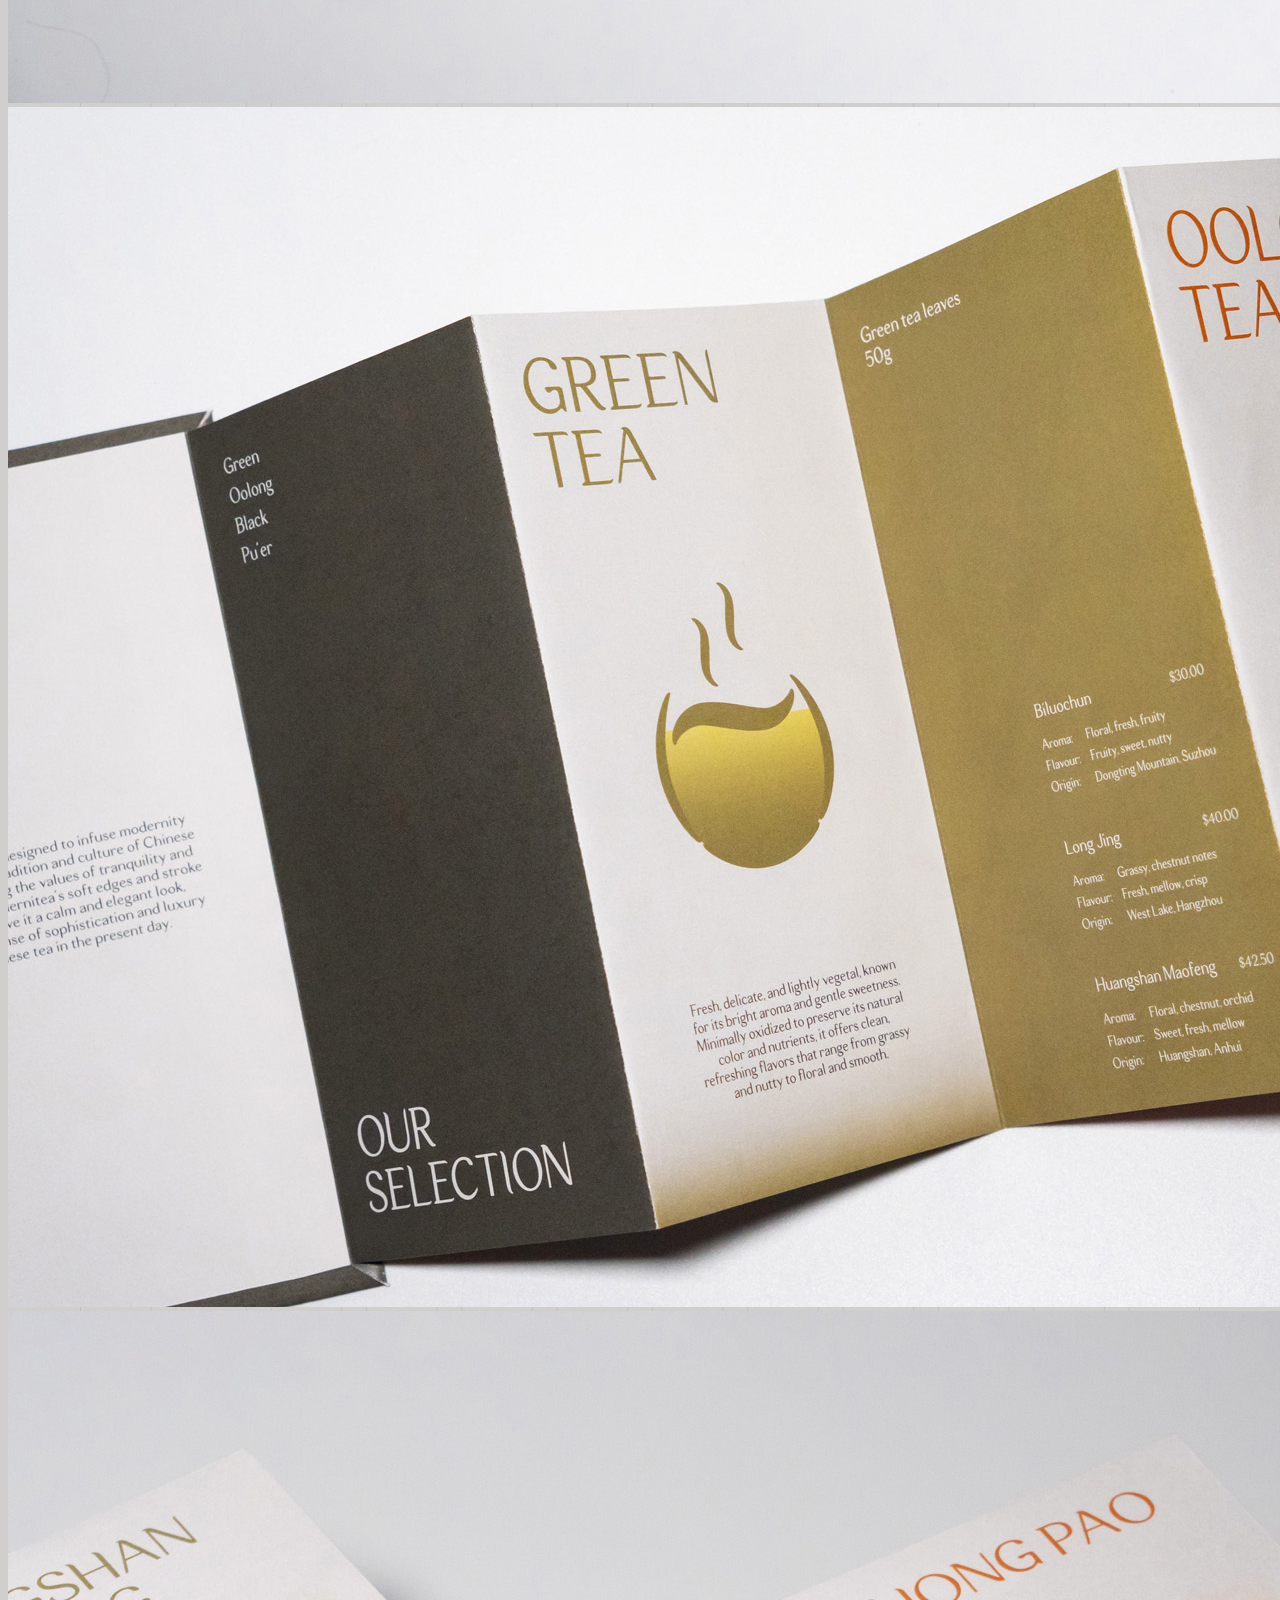
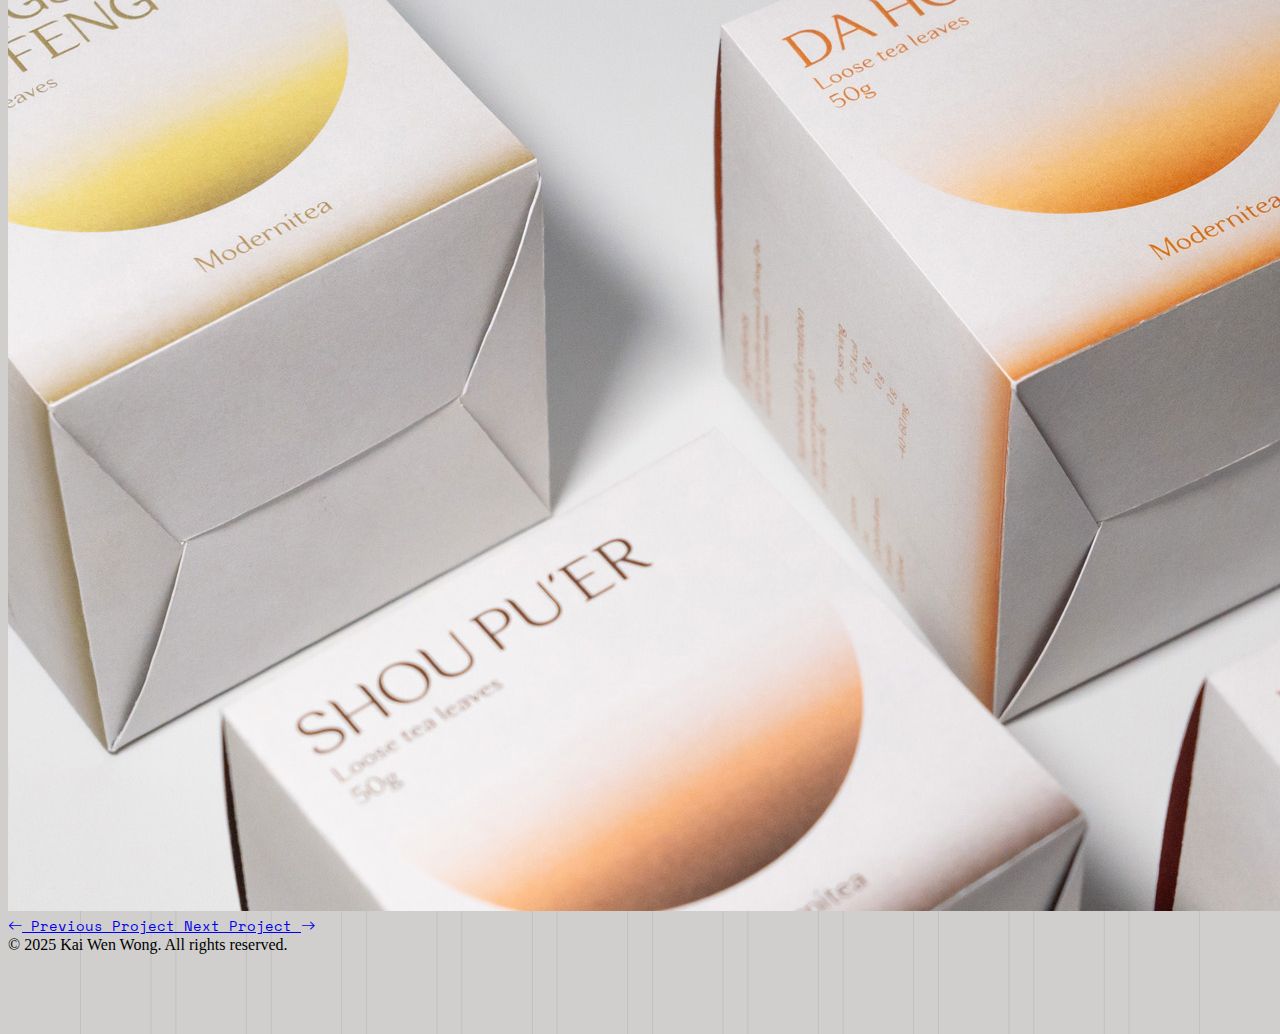
<file: projects/modernitea.html>
<!doctype html>
<html lang="en">
  <head>
    <meta charset="utf-8">
    <meta name="viewport" content="width=device-width, initial-scale=1">
    <title>Kai Wen Wong | Modernitea</title>
    <link href="https://cdn.jsdelivr.net/npm/bootstrap@5.3.8/dist/css/bootstrap.min.css" rel="stylesheet" integrity="sha384-sRIl4kxILFvY47J16cr9ZwB07vP4J8+LH7qKQnuqkuIAvNWLzeN8tE5YBujZqJLB" crossorigin="anonymous">
    <link rel="stylesheet" href="https://cdn.jsdelivr.net/npm/bootstrap-icons@1.13.1/font/bootstrap-icons.min.css">
    <link href="../css/stylesheet.css" rel="stylesheet">
  </head>

  <body class="modernitea">

    <nav class="navbar sticky-top navbar-expand-md">
      <div class="container my-4">
        <a class="navbar-brand" href="../">KAI WEN WONG</a>
        <button class="navbar-toggler" type="button" data-bs-toggle="collapse" data-bs-target="#navbarNav" aria-controls="navbarNav" aria-expanded="false" aria-label="Toggle navigation">
          <div id="nav-icon">
            <span class="toggler">Menu</span>
          </div>
        </button>

        <div class="collapse navbar-collapse justify-content-end gap-2" id="navbarNav">
          <ul class="navbar-nav gap-4">
            <li class="nav-item"><a class="nav-link" href="../projects">Projects</a></li>
            <li class="nav-item"><a class="nav-link" href="../photography">Photography</a></li>
            <li class="nav-item"><a class="nav-link" href="../contact">Contact</a></li>
          </ul>
          
        </div> <!-- .collapse navbar-collapse -->
      </div> <!-- .container my-3 -->
    </nav>

    <div class="row my-5">
    </div>

   <div class="container mt-5">
      <div class="row my-4">
        <div class="col-lg-10 offset-lg-2">
          <header>
            <h6>Title</h6>
            <h1 class="text-uppercase lh-1">Modernitea</h1>
          </header>
        </div>
      </div> <!-- .row -->
    
      <div class="row my-3">
        <div class="col-8 col-lg-2 info">
          <section class="category">
            <h6>Category</h6>
            <p>Type Design<br>Typography</p>
          </section>

          <section class="d-none d-lg-block year">
            <h6>Year</h6>
            <p>2025</p>
          </section>
        </div> 

        <div class="col-4 d-lg-none year">
          <section class="year">
            <h6>Year</h6>
            <p>2025</p>
          </section>
        </div>

        <div class="col-lg-10 mb-2">
          <img src="../images/modernitea/modernitea cover.jpg" class="img-fluid" alt="Cover">
        </div>
      </div> <!-- .row -->

      <div class="row d-flex">
        <div class="col-lg-4 order-lg-last my-2 content">
          <p>Modernitea is a humanist sans-serif typeface designed to express the tradition and culture of Chinese tea in a modern way. Inspired by tea leaves and teaware, Modernitea’s softer edges and variation in stroke thickness give it an elegant and calligraphic look, reflecting the sophisticated practices and values in Chinese tea culture. Combined with more simplistic stems, the balance between modernity and tradition invites viewers to appreciate the richness Chinese tea offers even till&nbsp;today.</p>
        </div>

        <div class="col-lg-8 my-2 feature">
          <img src="../images/modernitea/modernitea type.jpg" class="img-fluid" alt="Cover">
        </div>
      </div> <!-- .row -->

      <div class="row my-2">

        <div class="col-12">
          <img src="../images/modernitea/KWW02151_edit.jpg" class="img-fluid" alt="menu">
        </div>

        <div class="col-6 col-lg-6 mt-3">
          <img src="../images/modernitea/KWW02101.jpg" class="img-fluid" alt="colour palette">
        </div>

        <div class="col-6 col-lg-6 mt-3">
          <img src="../images/modernitea/KWW02106.jpg" class="img-fluid" alt="assets">
        </div>

        <div class="col-12 mt-3">
          <img src="../images/modernitea/KWW02140_edit.jpg" class="img-fluid" alt="menu">
        </div>

        <div class="col-12 mt-3">
          <img src="../images/modernitea/KWW02124_edit.jpg" class="img-fluid" alt="social media">
        </div>

        <div class="col-12 mt-3">
          <img src="../images/modernitea/KWW02107_edit.jpg" class="img-fluid" alt="DIY kit">
        </div>
      </div>      

      <div class="row my-5 projnav">
        <section class="col-sm-12 col-lg-12 d-flex justify-content-between my-3">
            <a href="chick" class="nav-link" role="button">
              <i class="bi bi-arrow-left me-2"></i> Previous Project
            </a>

            <a href="papergrain" class="nav-link" role="button">
              Next Project <i class="bi bi-arrow-right ms-2"></i>
            </a>
        </section>
      </div>

     <div class="row my-5">
        <div class="col-12">
          <footer class="text-center">© 2025 Kai Wen Wong. All rights reserved.</footer>
        </div>
      </div>

    </div> <!-- .container mt-5 -->

    <script src="https://cdn.jsdelivr.net/npm/bootstrap@5.3.8/dist/js/bootstrap.bundle.min.js" integrity="sha384-FKyoEForCGlyvwx9Hj09JcYn3nv7wiPVlz7YYwJrWVcXK/BmnVDxM+D2scQbITxI" crossorigin="anonymous"></script>
    <script src="../js/javascript.js"></script>
  </body>
</html>
</file>
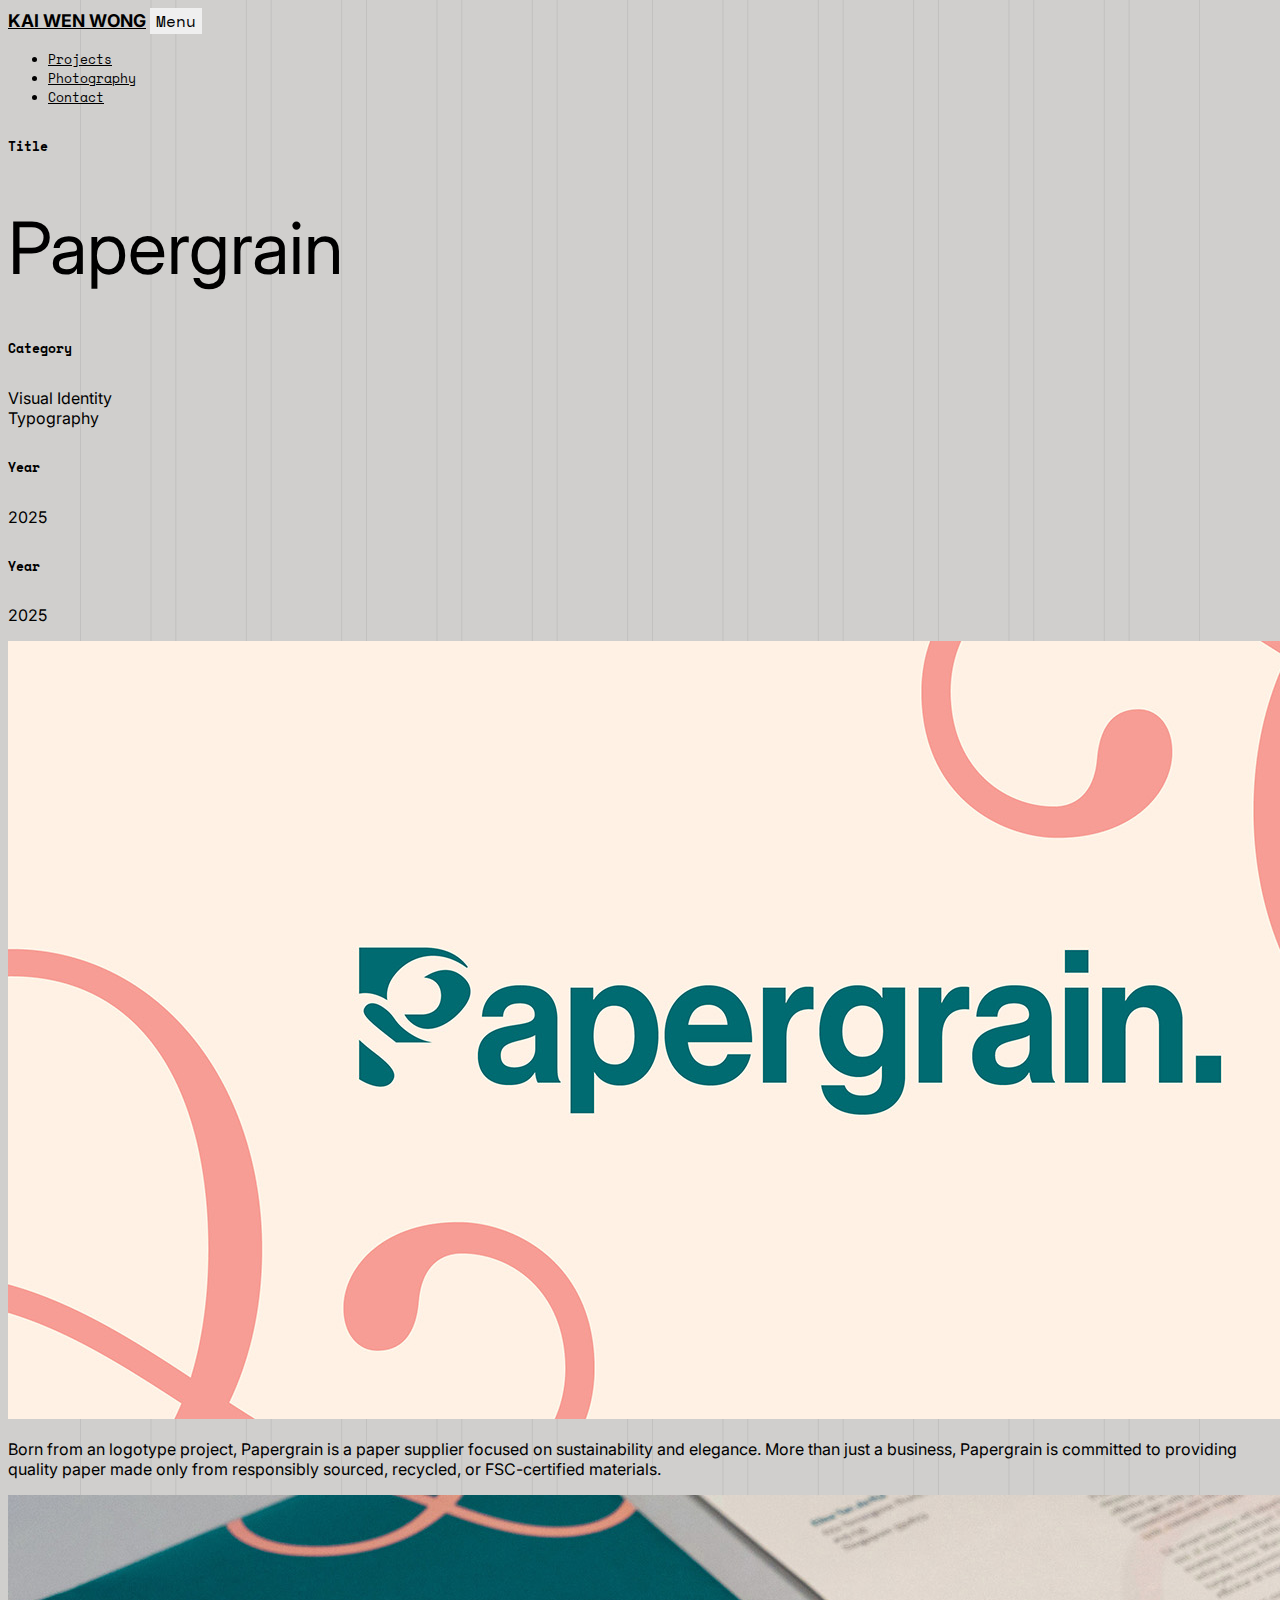
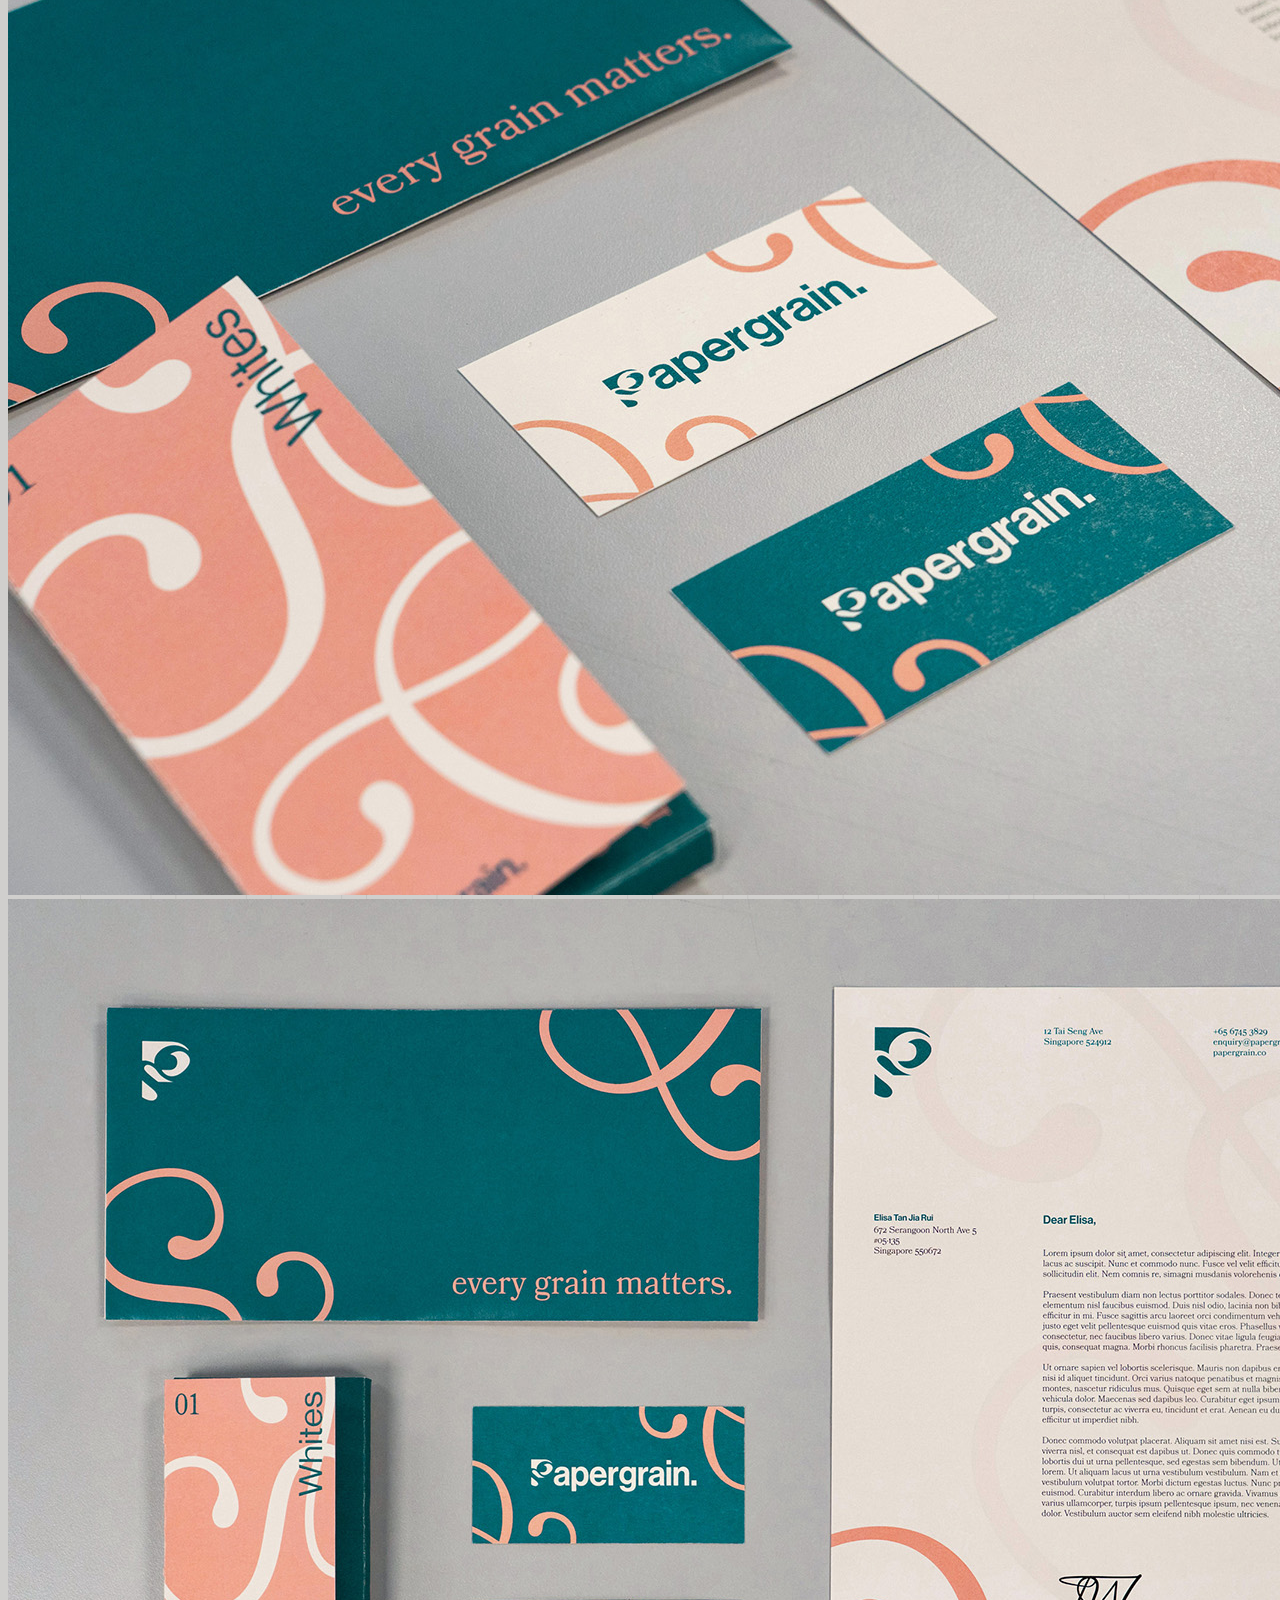
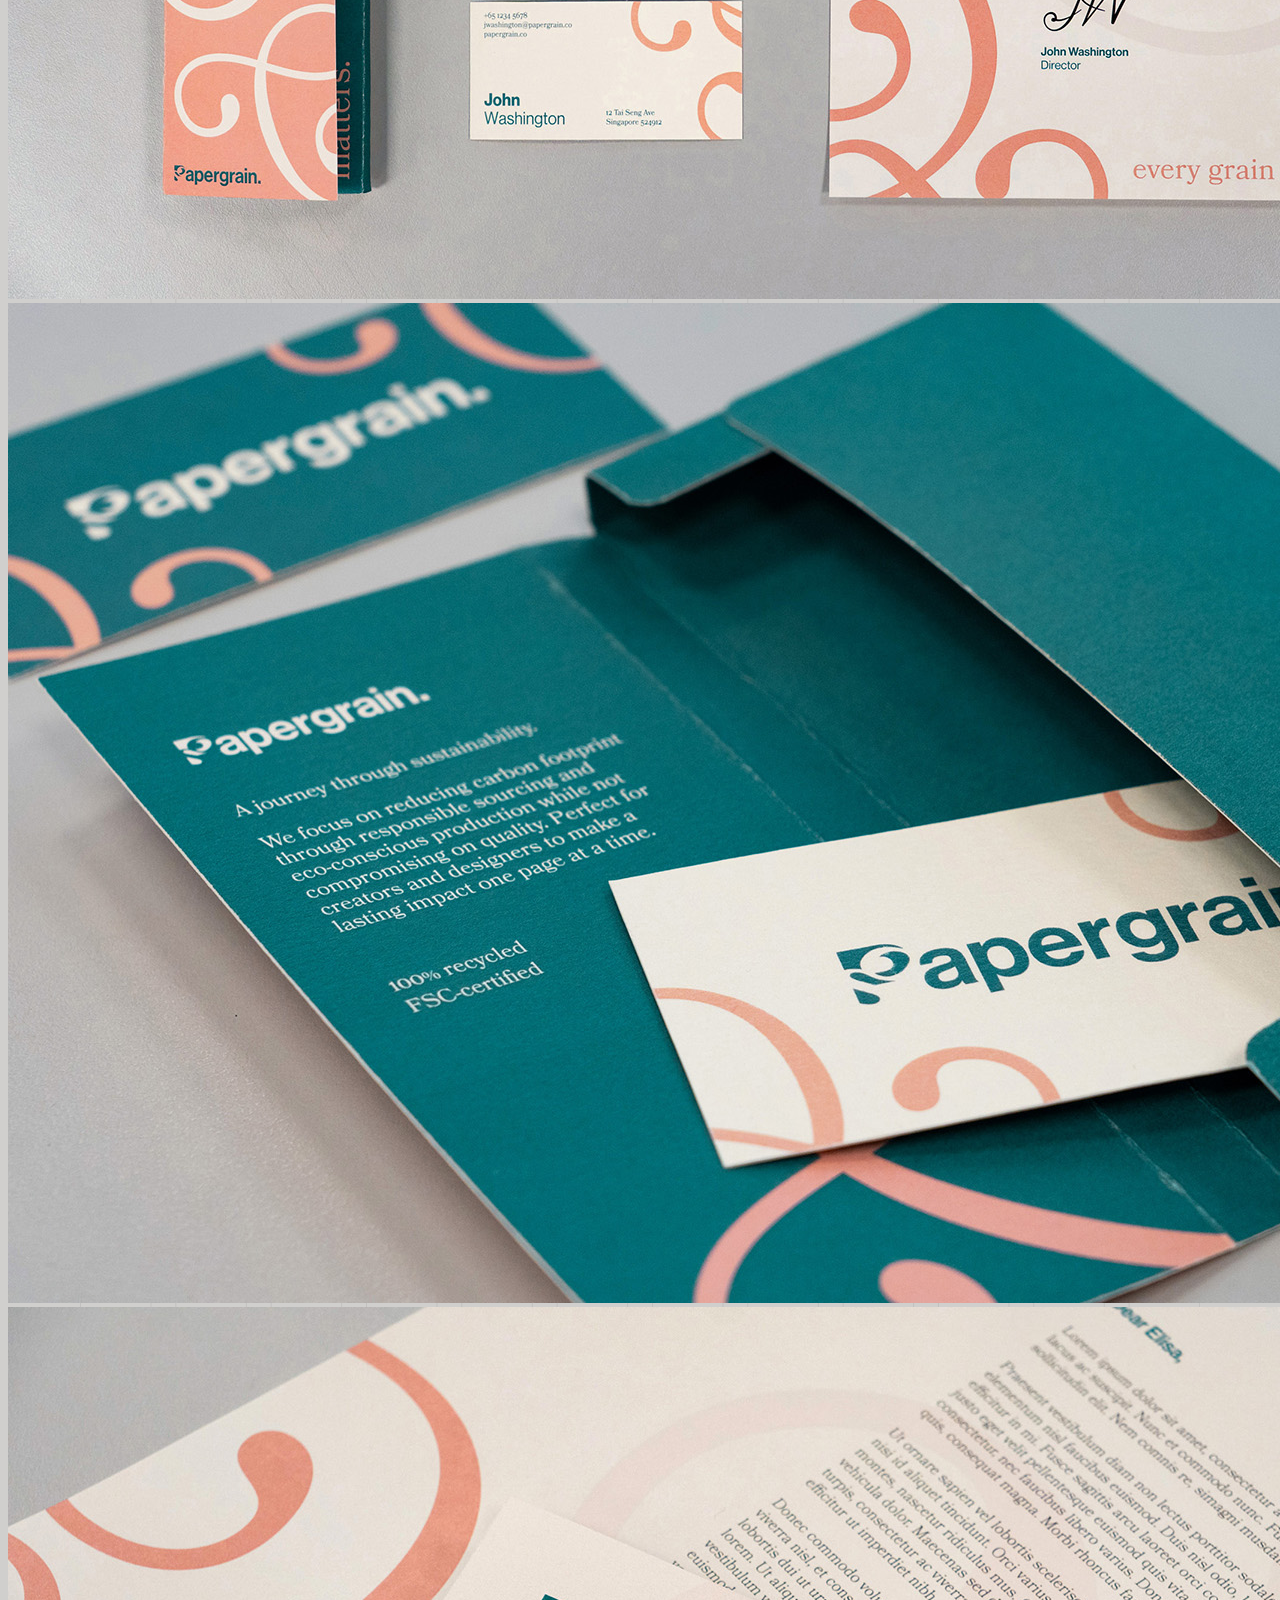
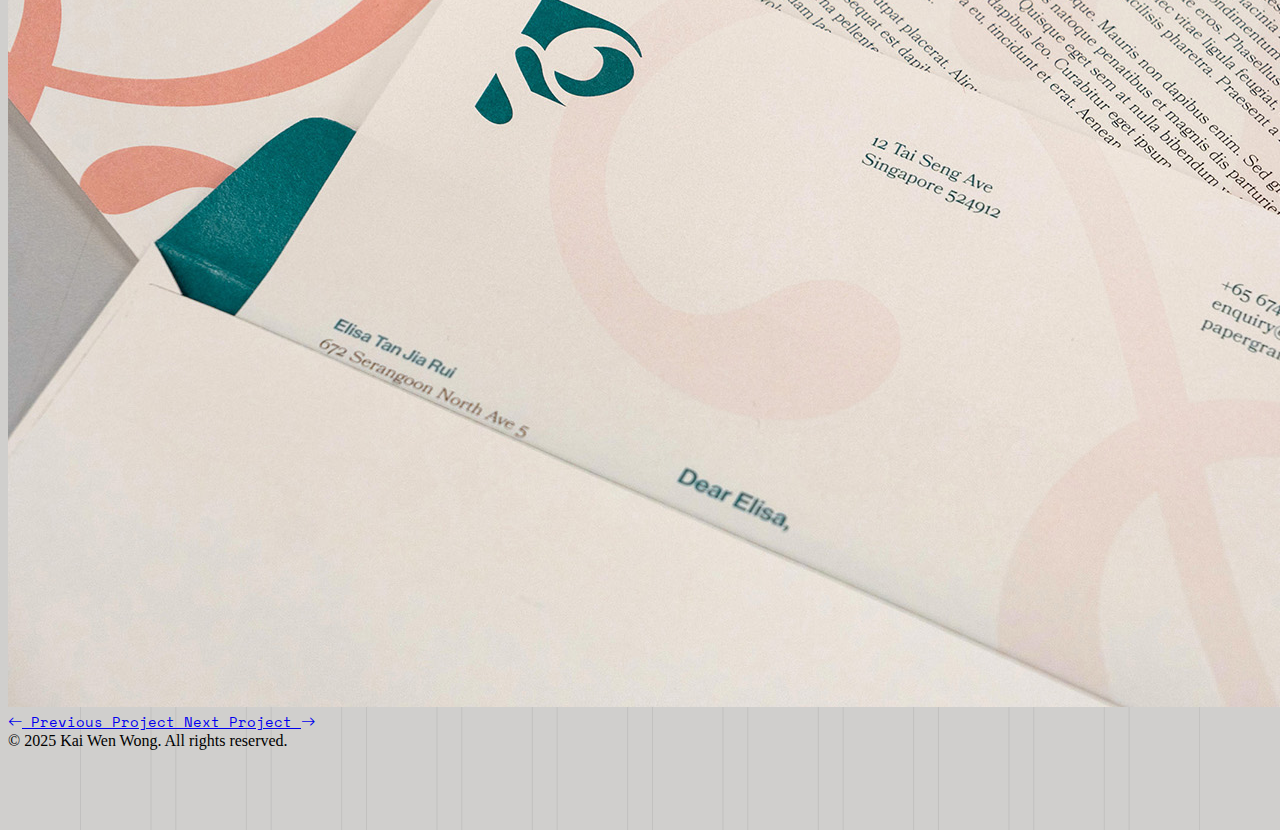
<file: projects/papergrain.html>
<!doctype html>
<html lang="en">
  <head>
    <meta charset="utf-8">
    <meta name="viewport" content="width=device-width, initial-scale=1">
    <title>Kai Wen Wong | Papergrain</title>
    <link href="https://cdn.jsdelivr.net/npm/bootstrap@5.3.8/dist/css/bootstrap.min.css" rel="stylesheet" integrity="sha384-sRIl4kxILFvY47J16cr9ZwB07vP4J8+LH7qKQnuqkuIAvNWLzeN8tE5YBujZqJLB" crossorigin="anonymous">
    <link rel="stylesheet" href="https://cdn.jsdelivr.net/npm/bootstrap-icons@1.13.1/font/bootstrap-icons.min.css">
    <link href="../css/stylesheet.css" rel="stylesheet">
  </head>

  <body class="papergrain">
    
    <nav class="navbar sticky-top navbar-expand-md">
      <div class="container my-4">
        <a class="navbar-brand" href="../index.html">KAI WEN WONG</a>
        <button class="navbar-toggler" type="button" data-bs-toggle="collapse" data-bs-target="#navbarNav" aria-controls="navbarNav" aria-expanded="false" aria-label="Toggle navigation">
          <div id="nav-icon">
            <span class="toggler">Menu</span>
          </div>
        </button>

        <div class="collapse navbar-collapse justify-content-end gap-2" id="navbarNav">
          <ul class="navbar-nav gap-4">
            <li class="nav-item"><a class="nav-link" href="../projects.html">Projects</a></li>
            <li class="nav-item"><a class="nav-link" href="../photography.html">Photography</a></li>
            <li class="nav-item"><a class="nav-link" href="../contact.html">Contact</a></li>
          </ul>
          
        </div> <!-- .collapse navbar-collapse -->
      </div> <!-- .container-fluid -->
    </nav>


    <div class="row my-5">
    </div>

    <div class="container mt-5">
      <div class="row">
        <div class="col-lg-10 offset-lg-2">
          <header>
            <h6>Title</h6>
            <h1 class="text-uppercase lh-1">Papergrain</h1>
          </header>
        </div>
      </div> <!-- .row -->
    
      <div class="row my-3">
        <div class="col-8 col-lg-2 info">
          <section class="category">
            <h6>Category</h6>
            <p>Visual Identity<br>Typography</p>
          </section>

          <section class="d-none d-lg-block year">
            <h6>Year</h6>
            <p>2025</p>
          </section>
        </div> 

        <div class="col-4 d-lg-none year">
          <section class="year">
            <h6>Year</h6>
            <p>2025</p>
          </section>
        </div>

        <div class="col-lg-10">
          <img src="../images/papergrain/papercover.jpg" class="img-fluid" alt="Cover">
        </div>
      </div> <!-- .row -->

      <div class="row my-3">
        <div class="col-lg-4 order-lg-last content">
          <p>Born from an logotype project, Papergrain is a paper supplier focused on sustainability and elegance. More than just a business, Papergrain is committed to providing quality paper made only from responsibly sourced, recycled, or FSC-certified materials.</p>
        </div>

        <div class="col-lg-8 feature">
          <img src="../images/papergrain/paper2.jpg" class="img-fluid" alt="Papergrain 1">
        </div>
        
      </div> <!-- .row -->

      <div class="row gy-3">
        <div class="col-lg-6">
          <img src="../images/papergrain/paperc1.jpg" class="d-block w-100" alt="Papergrain 2">
        </div>
        <div class="col-lg-6">
          <img src="../images/papergrain/paperc2.jpg" class="d-block w-100" alt="Papergrain 3">
        </div>
      </div> <!-- .row -->

      <div class="row my-3">
        <img src="../images/papergrain/paperc3.jpg" class="d-block w-100" alt="Papergrain 4">
      </div> <!-- .row -->

      <div class="row my-5 projnav">
        <section class="col-sm-12 col-lg-12 d-flex justify-content-between my-3">
            <a href="taoist.html" class="nav-link" role="button">
              <i class="bi bi-arrow-left me-2"></i> Previous Project
            </a>

            <a href="gao.html" class="nav-link" role="button">
              Next Project <i class="bi bi-arrow-right ms-2"></i>
            </a>
        </section>
      </div>

      <div class="row my-5">
        <div class="col-12">
          <footer class="text-center">© 2025 Kai Wen Wong. All rights reserved.</footer>
        </div>
      </div>

    </div> <!-- .container mt-5 -->
    
    <script src="https://cdn.jsdelivr.net/npm/bootstrap@5.3.8/dist/js/bootstrap.bundle.min.js" integrity="sha384-FKyoEForCGlyvwx9Hj09JcYn3nv7wiPVlz7YYwJrWVcXK/BmnVDxM+D2scQbITxI" crossorigin="anonymous"></script>
    <script src="../js/javascript.js"></script>
  </body>
</html>
</file>
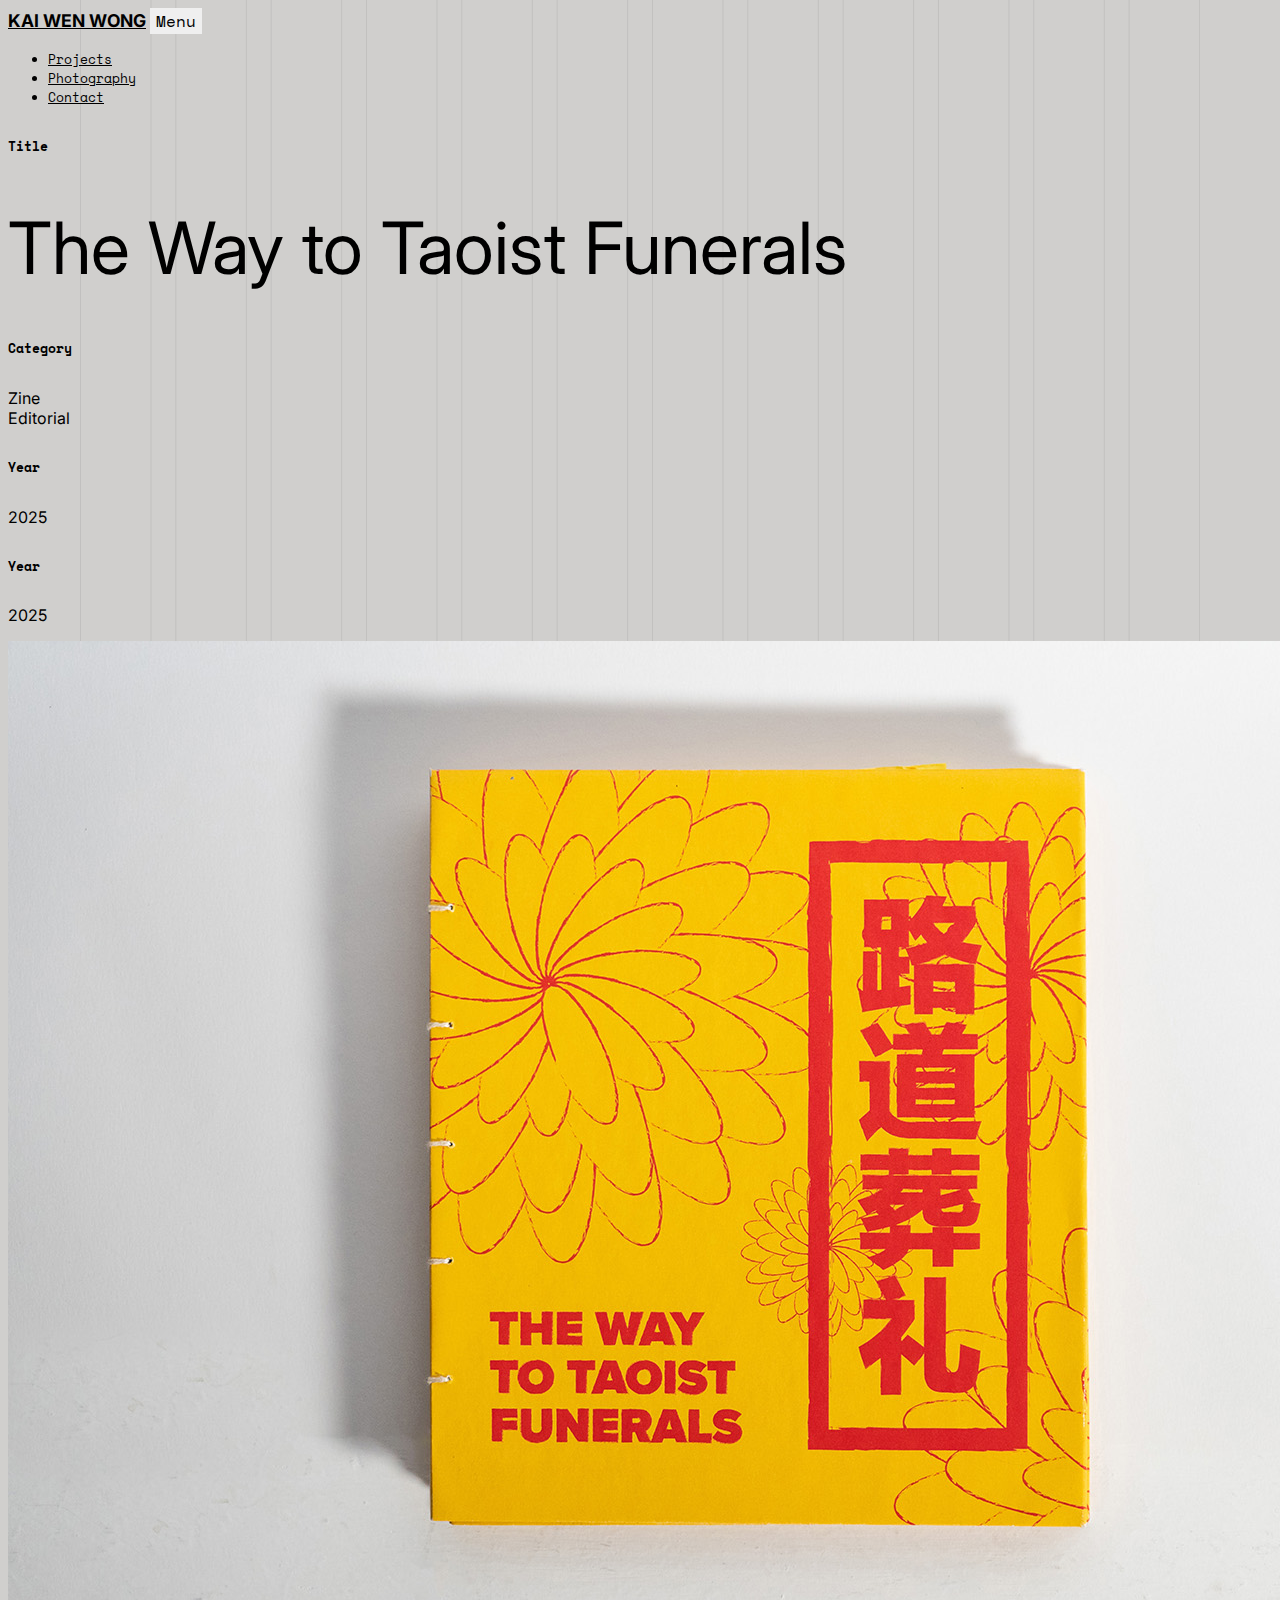
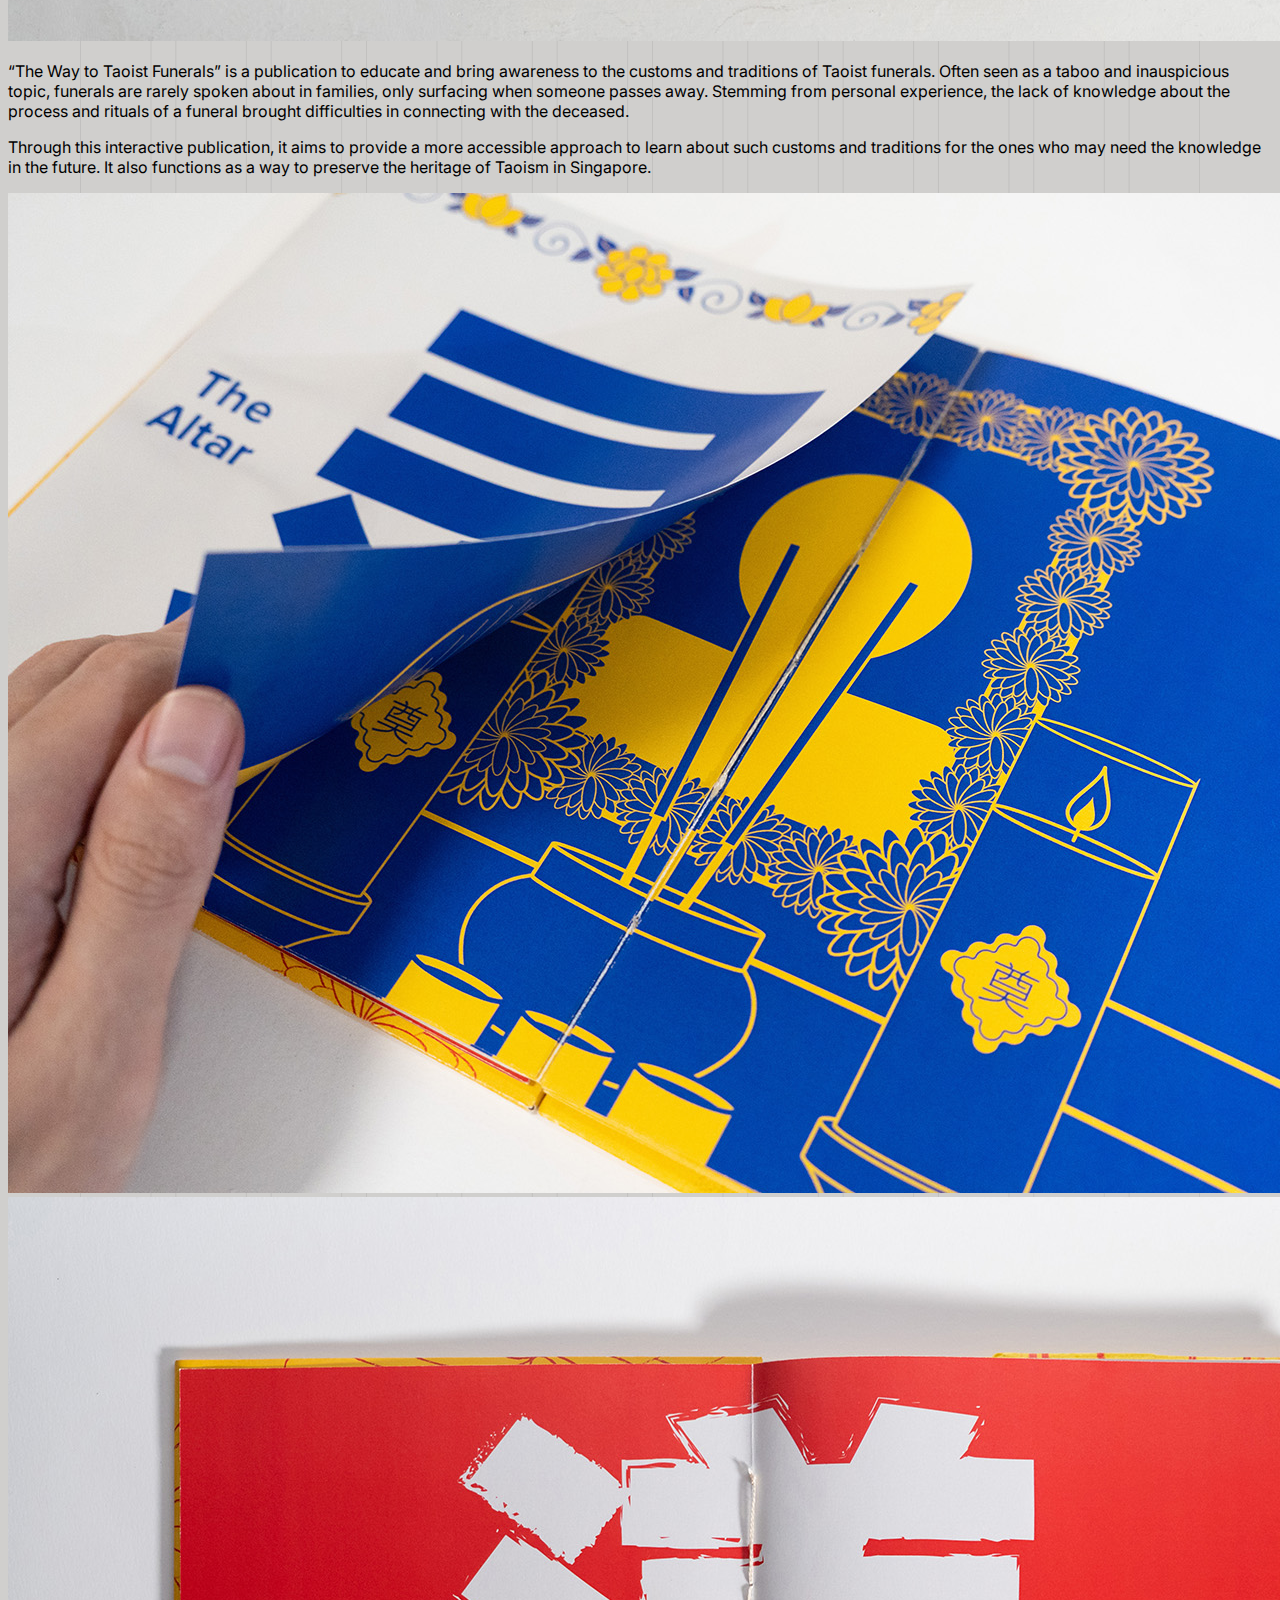
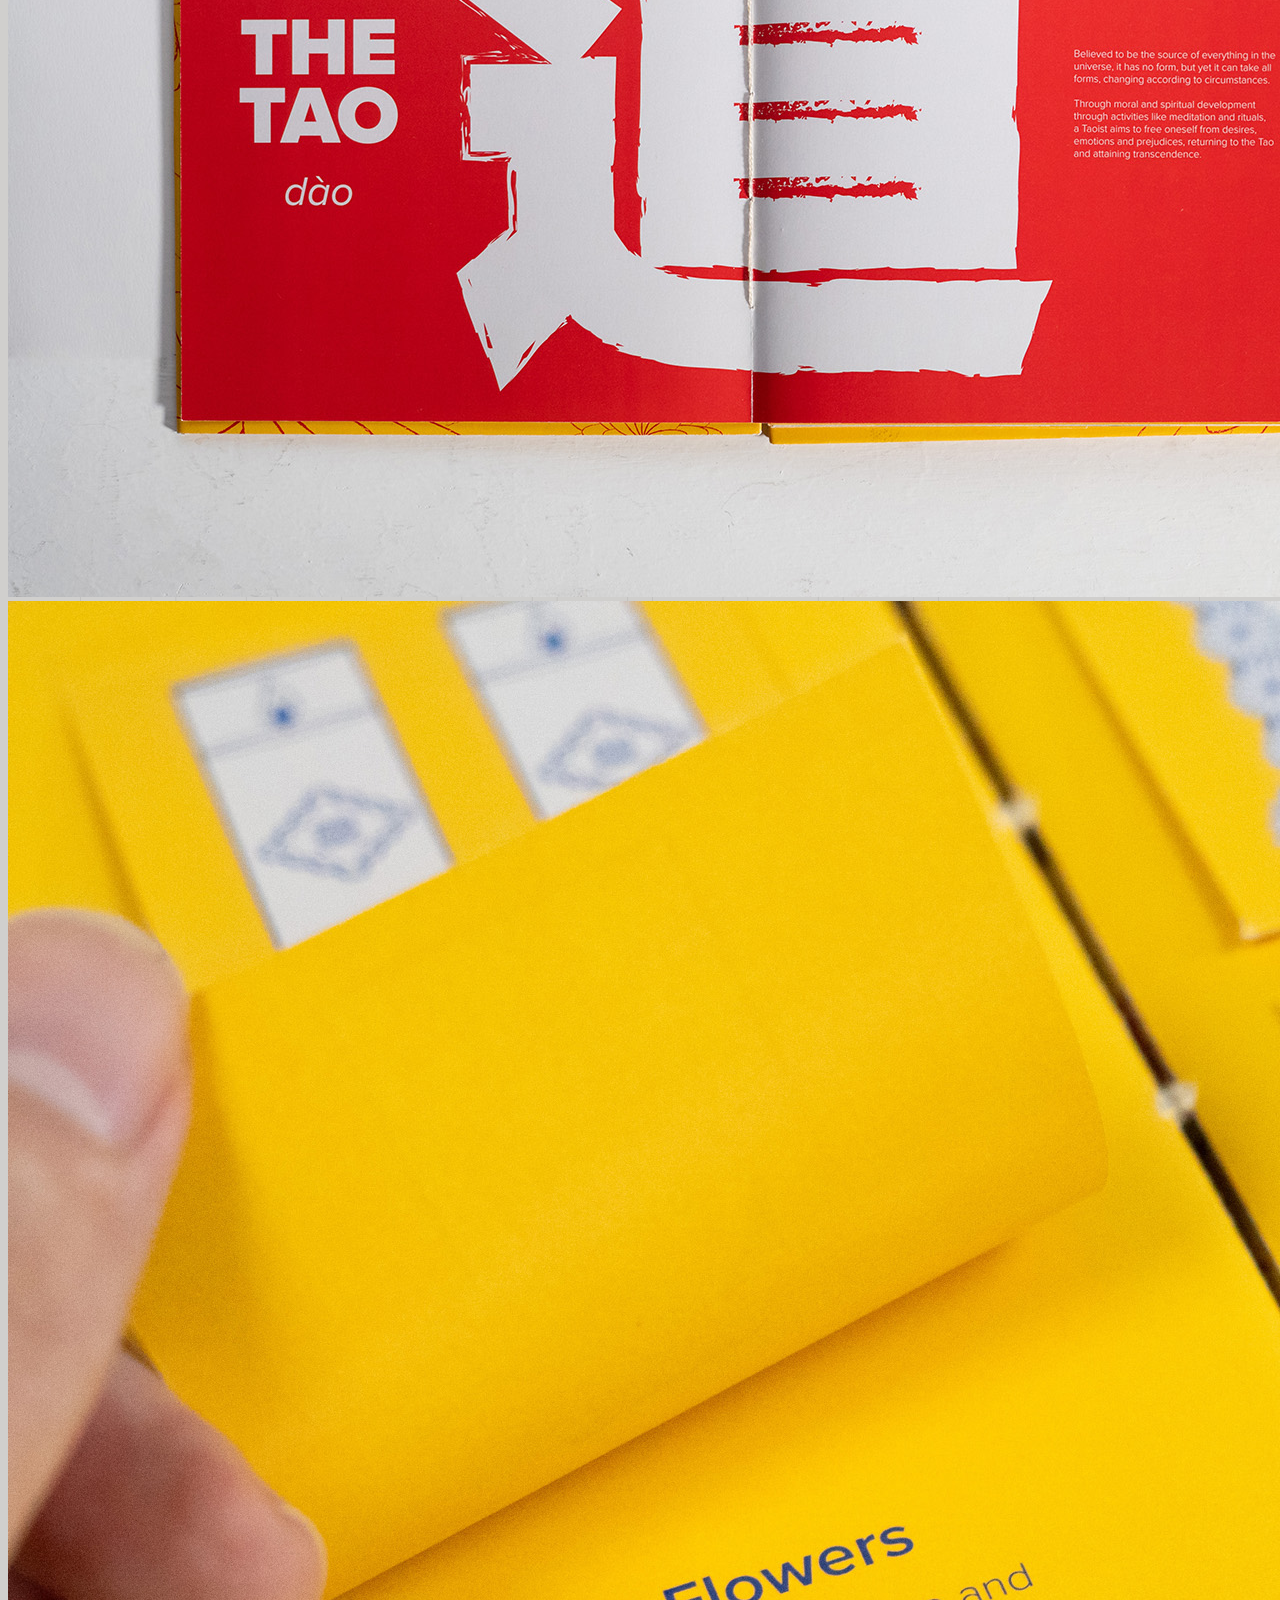
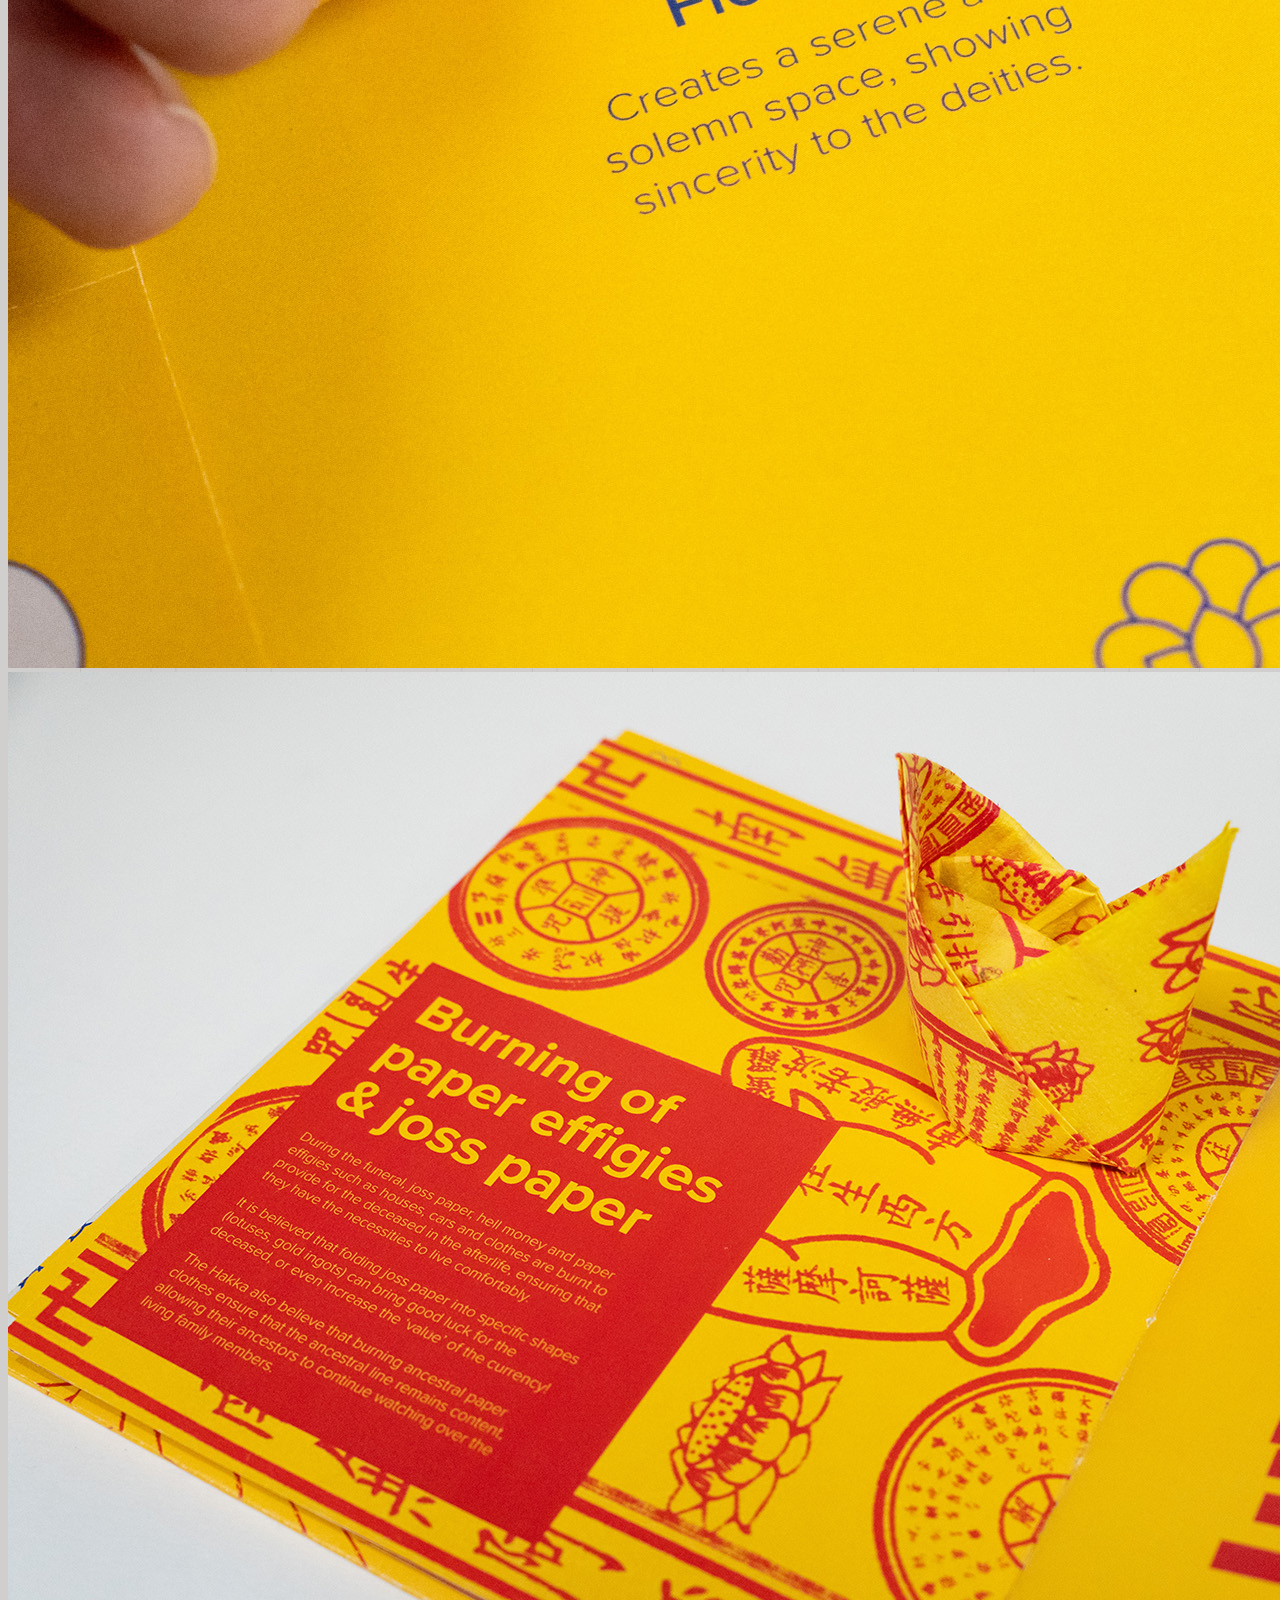
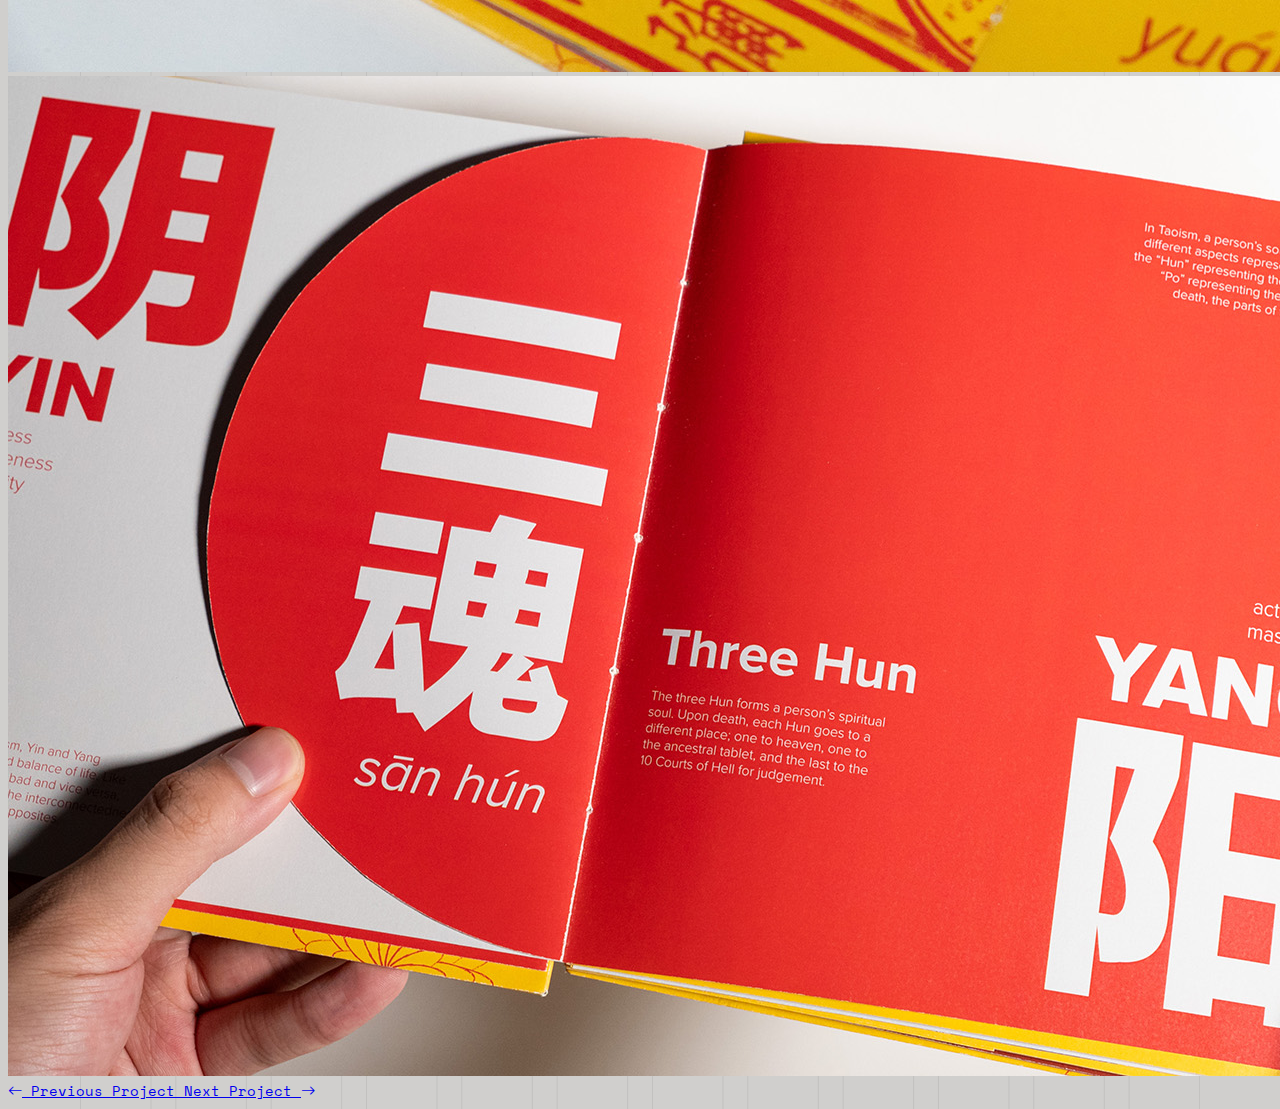
<file: projects/taoist.html>
<!doctype html>
<html lang="en">
  <head>
    <meta charset="utf-8">
    <meta name="viewport" content="width=device-width, initial-scale=1">
    <title>Bootstrap demo</title>
    <link href="https://cdn.jsdelivr.net/npm/bootstrap@5.3.8/dist/css/bootstrap.min.css" rel="stylesheet" integrity="sha384-sRIl4kxILFvY47J16cr9ZwB07vP4J8+LH7qKQnuqkuIAvNWLzeN8tE5YBujZqJLB" crossorigin="anonymous">
    <link rel="stylesheet" href="https://cdn.jsdelivr.net/npm/bootstrap-icons@1.13.1/font/bootstrap-icons.min.css">
    <link href="../css/stylesheet.css" rel="stylesheet">
  </head>

  <body class="taoist">
    <nav class="navbar sticky-top navbar-expand-md">
      <div class="container my-4">
        <a class="navbar-brand" href="../index.html">KAI WEN WONG</a>
        <button class="navbar-toggler" type="button" data-bs-toggle="collapse" data-bs-target="#navbarNav" aria-controls="navbarNav" aria-expanded="false" aria-label="Toggle navigation">
          <div id="nav-icon">
            <span class="toggler">Menu</span>
          </div>
        </button>

        <div class="collapse navbar-collapse justify-content-end gap-2" id="navbarNav">
          <ul class="navbar-nav gap-4">
            <li class="nav-item"><a class="nav-link" href="../projects.html">Projects</a></li>
            <li class="nav-item"><a class="nav-link" href="../photography.html">Photography</a></li>
            <li class="nav-item"><a class="nav-link" href="../contact.html">Contact</a></li>
          </ul>
          
        </div> <!-- .collapse navbar-collapse -->
      </div> <!-- .container-fluid -->
    </nav>

    <div class="row my-5">
    </div>

    <div class="container mt-5">
      <div class="row">
        <div class="col-lg-8 offset-lg-2">
          <header>
            <h6>Title</h6>
            <h1 class="text-uppercase lh-1">The Way to Taoist Funerals</h1>
          </header>
        </div>
      </div> <!-- .row -->
    
      <div class="row my-3">
        <div class="col-8 col-lg-2 info">
          <section class="category">
            <h6>Category</h6>
            <p>Zine<br>Editorial</p>
          </section>

          <section class="d-none d-lg-block year">
            <h6>Year</h6>
            <p>2025</p>
          </section>
        </div> 

        <div class="col-4 d-lg-none year">
          <section class="year">
            <h6>Year</h6>
            <p>2025</p>
          </section>
        </div>
        

        <div class="col-lg-10">
          <img src="../images/taoist/taoistcover.jpg" class="img-fluid" alt="Cover">
        </div>
      </div> <!-- .row -->

      <div class="row my-3 d-flex">
        <div class="col-lg-4 order-lg-last content">
          <p>“The Way to Taoist Funerals” is a publication to educate and bring awareness to the customs and traditions of Taoist funerals. Often seen as a taboo and inauspicious topic, funerals are rarely spoken about in families, only surfacing when someone passes away. Stemming from personal experience, the lack of knowledge about the process and rituals of a funeral brought difficulties in connecting with the deceased.</p>
          <p>Through this interactive publication, it aims to provide a more accessible approach to learn about such customs and traditions for the ones who may need the knowledge in the future. It also functions as a way to preserve the heritage of Taoism in Singapore.</p>
        </div>

        <div class="col-lg-8 feature">
          <img src="../images/taoist/taoist2.jpg" class="img-fluid" alt="Cover">
        </div>
      </div> <!-- .row -->

      <div class="row my-3">
        <div class="col-12">
          <img src="../images/taoist/taoistc1.jpg" class="img-fluid" alt="colour palette">
        </div>

        <div class="col-12 col-lg-8 offset-lg-4 mt-3">
          <img src="../images/taoist/taoistc5.jpg" class="img-fluid" alt="assets">
        </div>

        <div class="col-12 col-lg-8 mt-3">
          <img src="../images/taoist/taoistc4.jpg" class="img-fluid" alt="assets">
        </div>

        <div class="col-12 mt-3">
          <img src="../images/taoist/taoistc2.jpg" class="img-fluid" alt="menu">
        </div>
      </div> <!-- .row -->

      <div class="row my-5 projnav">
        <section class="col-sm-12 col-lg-12 d-flex justify-content-between my-3">
            <a href="modernitea.html" class="nav-link" role="button">
              <i class="bi bi-arrow-left me-2"></i> Previous Project
            </a>

            <a href="papergrain.html" class="nav-link" role="button">
              Next Project <i class="bi bi-arrow-right ms-2"></i>
            </a>
        </section>
      </div>
    </div> <!-- .container mt-5 -->


    <script src="https://cdn.jsdelivr.net/npm/bootstrap@5.3.8/dist/js/bootstrap.bundle.min.js" integrity="sha384-FKyoEForCGlyvwx9Hj09JcYn3nv7wiPVlz7YYwJrWVcXK/BmnVDxM+D2scQbITxI" crossorigin="anonymous"></script>
    <script src="../js/javascript.js"></script>
  </body>
</html>
</file>
<file: css/stylesheet.css>
/* Start of with global styles first. i.e., styles that will be consistent throughout the website
regardless of screen size */

@import url('https://fonts.googleapis.com/css2?family=Inter:ital,opsz,wght@0,14..32,100..900;1,14..32,100..900&family=Space+Mono:ital,wght@0,400;0,700;1,400;1,700&display=swap');

html {
    --pri-col: #d0cfcd;
    --sec-col: #000;
}

body {
    background: var(--pri-col);
    color: var(--sec-col);
}


h1 {
    font-family: "Inter", sans-serif;
    font-size: 4.5rem;
    font-weight: 400;
}

h2 {
    font-family: "Inter", sans-serif;
    font-size: 2rem;
    font-weight: 400;
    line-height: 1;
}

h3 {
    font-family: "Inter", sans-serif;
    font-size: 1.5rem;
    font-weight: 400;
    line-height: 1;
}

h6 {
    font-family: "Space Mono", monospace;
    font-size: 0.8rem;
}

p {
    font-family: "Inter", sans-serif;
    font-weight: 400;
}

footer {
    height: 10vh;
}

footer a {
    font-family: "Space Mono", monospace;
    font-size: 0.1rem;
}


/* DARK MODE STYLE */

.dark-mode {
    background-color: var(--sec-col);
    color: var(--pri-col);
}

.dark-mode :root {
    --grid-color: 36, 3%, 90%;
}


.dark-mode .navbar-collapse {
    background: var(--sec-col);
}

.dark-mode nav a:link {
    color: var(--pri-col);
}

.dark-mode nav a:visited {
  color: var(--pri-col);
}

.dark-mode .darkmode-btn {
    color: var(--pri-col);
}

.dark-mode .toggler{
    color: var(--pri-col);
}


/* NAV STYLE */

.nav-item a:hover {
    transform: scale(1.1);
    text-decoration: underline;
}

.nav-item a.current {
    font-weight: 600;
    transition: none;
}

.nav-item a.current:hover {
    font-weight: 600;
    text-decoration: none;
    transform: none;
}

.nav-item a {
    font-family: "Space Mono", monospace;
    font-size: 0.8rem;
    transition: all 0.2s;
}

.navbar-brand {
    font-family: "Inter", sans-serif;
    font-size: 1.1rem;
    font-weight: 700;
}


nav a:link, nav a:visited {
    color: var(--sec-col);
}

.darkmode-btn {
    width: 50px;
    height: 50px;
    border: none;
    background: transparent;
}

.navbar-toggler {
    border: none;
    font-family: "Space Mono", monospace;
    font-size: 1rem;
}

/* INDEX STYLE */

.homepage header h1{
    font-size: 5.7rem;
    font-weight: 400;
}

.homepage .introlg {
    height: 76vh;
    margin: -1;
    padding: 0;
}

.homepage .introsm {
    height: 85vh;
}

.homepage .arrow {
    font-size: 4rem;
}

.homepage .about {
    height: 70vh;
}

.homepage #about {
    font-size: 1.4rem;
}

.homepage .pagelink h1 {
    font-size: 5rem;
}

/* PROJECTS STYLE */

.projects p{
    font-family: "Space Mono", monospace;
}

.projects .list a {
    font-family: "Space Mono", monospace;
    font-weight: 600;
}

.projnav {
    font-family: "Space Mono", monospace;
    font-weight: 400;
    font-size: 0.9rem;
}


/* PHOTOGRAPHY STYLE */

.photography .gallery img {
  padding: 0.8rem 0;
}

/* CONTACTS STYLE */

.contact .contactinfo {
    height: 78vh;
}

.contact header h1{
    font-size: 6.5rem;
}

.contact h3 {
    font-size: 2rem;
    font-weight: 300;
}





/* Insert, or adjust CSS styles specific only for mobile phones */
@media screen and (max-width: 767px) {

     .homepage header h1{
        font-size: 4.6rem;
        word-wrap: break-word;
        hyphens: auto;
    }

    .homepage .pagelink h1 {
        font-size: 4rem;
    }



    /* NAVBAR STYLE */

    .navbar-collapse {
    width: 100%;
    background: var(--pri-col);
    position: fixed;
    z-index: 2;
    display: block;
    visibility: hidden;
    opacity: 0;
    z-index: -1;
    top: 0;
    left: 0;
    width: 100%;
    height: 100%;
    transition: all 0.2s;

        ul.navbar-nav, button.darkmode-btn {
        position: relative;
        top: 40vh;

        display: flex;
        align-items: center;
        justify-content: center;
        width: 100%;

            li {
            opacity: 0;
            transition: opacity 0.2s cubic-bezier(0.58, 0.3, 0.005, 1);
            padding: 0;
            margin-bottom: 20px;
            a {
                font-size: 1.2rem;
                padding: 0;
            }
            }
        }

        &.show {
            min-height: 100vh;
            visibility: visible;
            opacity: 1;
            z-index: 2;
            ul {
                li {
                    opacity: 1;
                }
            }
        }
    }

.navbar-toggler {
  padding: 0;
  #nav-icon {
    /* width: 30px;
    height: 22px; */
    position: relative;
    margin: 0 auto;
    
    transform: rotate(0deg);
    cursor: pointer;
    z-index: 3;
  }
}

}


/* Insert, or adjust CSS styles specific only for tablets or small laptops */
@media screen and (min-width: 768px) and (max-width: 1023px) {


    .homepage header h1{
        font-size: 5.3rem;
    }

    .homepage .about {
        height: 60vh;
    }

    
}

/* Insert, or adjust CSS styles specific only for laptops/computers. 
The CSS styles here will be very similar to those found in last week’s exercise  */
@media screen and (min-width: 1024px) {

    .feature a {
        transition: all 0.2s;
    }

    .feature a:hover {
        transform: scale(1.05);
    }

    .pagelink h1:hover {
        text-decoration: underline;
    }

    .pagelink h1 {
        transition: all 0.2s;
    }
}







/**
* Pure CSS Responsive Grid Overlay
* With variables and a mobile first approach
* Works in Chrome with e.g. the Styler extension or could be added conditionally in your build setup or...?
*/
html {
    /* Global settings */
    --grid-display: block; /* Toggle grid visibility with "block" or "none" */
    --grid-z_index: -1; /* The z-index should be bigger than any used on the site */

    /* Grid settings */
    /* --media-query: 'Base'; */
    --grid-columns: 6;
    --grid-baseline: 4px;
    --grid-baseline-top: 3px; /* Must be smaller than grid-baseline */
    --grid-offset: 12px;
    --grid-gutter: 24px;
    --grid-color: 0, 0%, 0%;
    --grid-vertical-opacity: 0.07;
    /* --grid-horisontal-opacity: 0.2; */
}

/**
 * Override grid settings at bigger screen sizes
 * Add/remove depending on how many you need
 */
@media (min-width: 560px) {
    html {
        --grid-offset: 4px;
        --grid-max_width: 520px;
    }
}

@media (min-width: 768px) {
    :root {
        --grid-offset: 4px;
        --grid-max_width: 700px;
    }
}

@media (min-width: 992px) {
    :root {
        --grid-columns: 12;
        --grid-offset: 4px;
        --grid-max_width: 940px;
    }
}

@media (min-width: 1200px) {
    :root {
        --grid-offset: 4px;
        --grid-max_width: 1120px;
    }
}

@media (min-width: 1400px) {
    :root {
        --grid-offset: 4px;
        --grid-max_width: 1300px;
    }
}

/**
 * "Mixins"
 * You probably don't need to edit anything here.
 */
:root {
    --grid-vertical-color: hsla(var(--grid-color), var(--grid-vertical-opacity));
    --grid-vertical-lines: linear-gradient(to right,
        var(--grid-vertical-color),
        var(--grid-vertical-color) 1px,
        transparent 1px,
        transparent calc(100% - var(--grid-gutter) - 1px),
        var(--grid-vertical-color) calc(100% - var(--grid-gutter) - 1px),
        var(--grid-vertical-color) calc(100% - var(--grid-gutter)),
        transparent calc(100% - var(--grid-gutter)),
        transparent
        );
}

/**
 * Styling
 * Using pseudos on <html> but could also use <body> or a <div id="app"> type thing.
 */
html {
    position: relative;
    min-width: 100vw;
    min-height: 100vh;
}

html::before,
html::after {
    display: var(--grid-display);
    z-index: var(--grid-z_index);
}

html::before {
    position: fixed;
    top: 0.25rem;
    left: 0.25rem;
    color: var(--grid-vertical-color);
}

html::after {
    content: '';
    position: absolute;
    top: 0;
    right: 0;
    bottom: 0;
    left: 0;
    width: calc(100% - 2 * var(--grid-offset));
    max-width: var(--grid-max_width, none);
    margin-right: auto;
    margin-left: auto;
    background-image: var(--grid-vertical-lines);
    background-size: calc((100% + var(--grid-gutter)) / var(--grid-columns));
    pointer-events: none;
    z-index: var(--grid-z_index);
}
</file>
